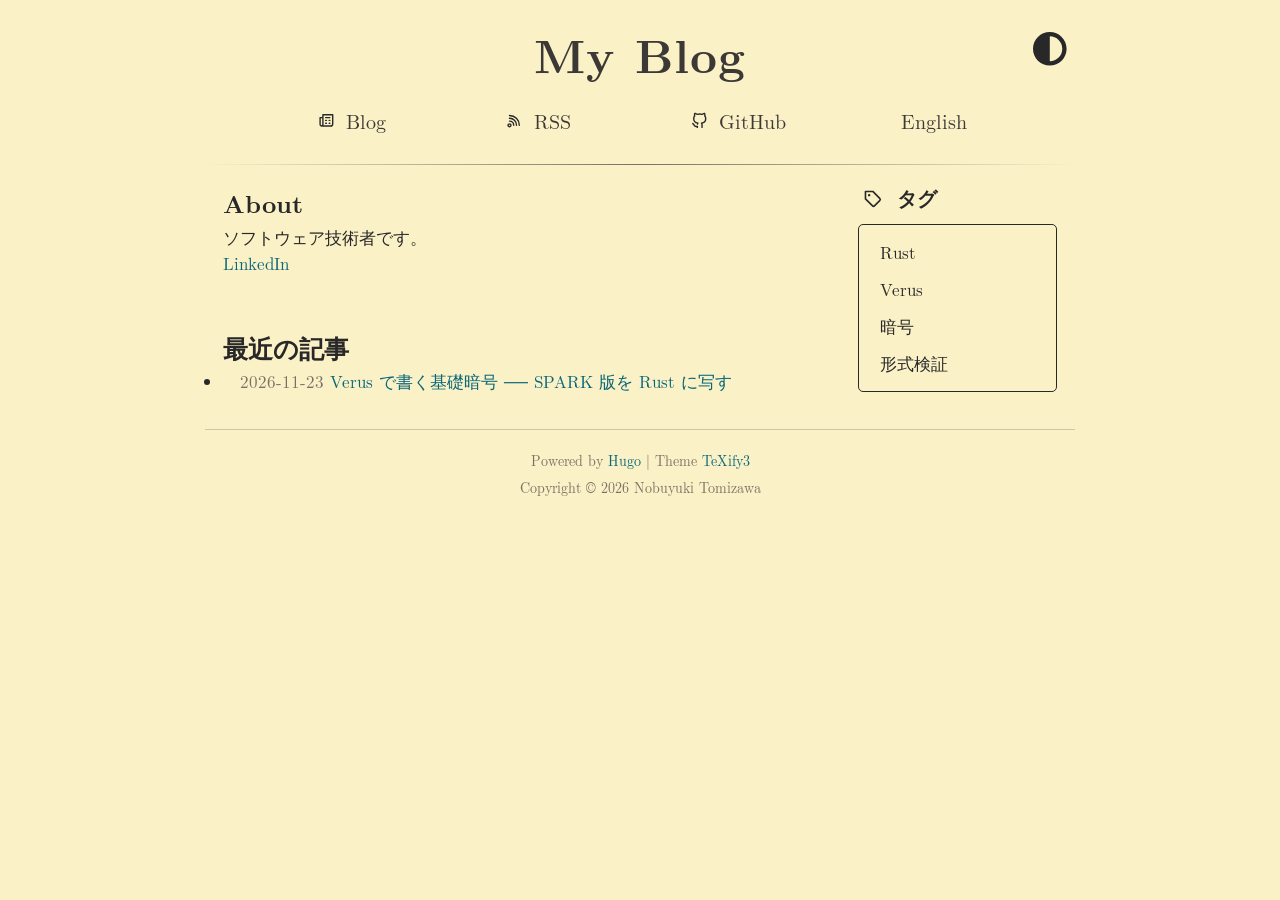
<file: index.html>
<!doctype html><html lang=ja style=font-size:105%><head><meta charset=UTF-8><meta name=viewport content="width=device-width,initial-scale=1"><meta name=author content="Nobuyuki Tomizawa"><meta name=description content="My Blog"><link rel=apple-touch-icon sizes=180x180 href=https://nobuyuki.github.io//images/apple-touch-icon.png><link rel=icon type=image/png sizes=32x32 href=https://nobuyuki.github.io//images/favicon-32x32.png><link rel=icon type=image/png sizes=16x16 href=https://nobuyuki.github.io//images/favicon-16x16.png><meta name=keywords content='hugo latex theme blog texify texify2 texify3 michael neuper'><link rel=stylesheet href=/katex/katex.min.css><script defer defer src=/katex/katex.min.js></script><script defer src=/katex/contrib/auto-render.min.js></script><script>document.addEventListener("DOMContentLoaded",function(){renderMathInElement(document.body,{delimiters:[{left:"$$",right:"$$",display:!0},{left:"$",right:"$",display:!1},{left:"\\(",right:"\\)",display:!1},{left:"\\[",right:"\\]",display:!0}],throwOnError:!1})})</script><meta property="og:url" content="https://nobuyuki.github.io/"><meta property="og:site_name" content="My Blog"><meta property="og:title" content="Home"><meta property="og:description" content="About ソフトウェア技術者です。
LinkedIn"><meta property="og:locale" content="ja"><meta property="og:type" content="website"><link rel=canonical href=https://nobuyuki.github.io/><link rel=alternate type=application/rss+xml href=https://nobuyuki.github.io/index.xml title="My Blog"><meta itemprop=name content="Home"><meta itemprop=description content="About ソフトウェア技術者です。
LinkedIn"><meta itemprop=datePublished content="2026-11-23T00:00:00+00:00"><meta itemprop=dateModified content="2026-11-23T00:00:00+00:00"><meta itemprop=wordCount content="14"><link rel=stylesheet href=/css/common.min.0535ea1bd10c220dd0b433245518579f1f17174fc7bffbece54871b9aae1b88f.css integrity="sha256-BTXqG9EMIg3QtDMkVRhXnx8XF0/Hv/vs5UhxuarhuI8=" crossorigin=anonymous><link rel=stylesheet href=/css/content.min.90154405494b216d851cfbd952d65d98b15bacebe13d65e928e30d78a4457f98.css integrity="sha256-kBVEBUlLIW2FHPvZUtZdmLFbrOvhPWXpKOMNeKRFf5g=" crossorigin=anonymous><title>My Blog</title><meta name=twitter:card content="summary"><meta name=twitter:title content="Home"><meta name=twitter:description content="About ソフトウェア技術者です。
LinkedIn"><link rel=stylesheet href=/css/index.min.dc0c0346fc98536edce3cc002a86acbaed335373bdab8253a2b708c118b60e05.css integrity="sha256-3AwDRvyYU27c48wAKoasuu0zU3O9q4JTorcIwRi2DgU=" crossorigin=anonymous><meta name=generator content="Hugo 0.170.1"></head><body><div id=wrapper><header id=header><h1><a href=https://nobuyuki.github.io/>My Blog</a>
<button id=dark-mode-toggle class=dark-mode-toggle aria-label="Toggle theme">
<svg width="2rem" height="2rem" viewBox="0 0 496 496"><path fill="currentColor" d="M8 256C8 393 119 504 256 504S504 393 504 256 393 8 256 8 8 119 8 256zM256 440V72a184 184 0 010 368z" transform="translate(-8 -8)"/></svg></button></h1><nav><span class=nav-bar-item><span class=icon><svg width="1em" height="1em" viewBox="0 0 24 24"><path d="M17 11H16a1 1 0 000 2h1a1 1 0 000-2zm0 4H16a1 1 0 000 2h1a1 1 0 000-2zM11 9h6a1 1 0 000-2H11a1 1 0 000 2zM21 3H7A1 1 0 006 4V7H3A1 1 0 002 8V18a3 3 0 003 3H18a4 4 0 004-4V4A1 1 0 0021 3zM6 18a1 1 0 01-2 0V9H6zm14-1a2 2 0 01-2 2H7.82A3 3 0 008 18V5H20zm-9-4h1a1 1 0 000-2H11a1 1 0 000 2zm0 4h1a1 1 0 000-2H11a1 1 0 000 2z"/></svg>
</span><a class=link href=/posts/>Blog</a>
</span><span class=nav-bar-item><span class=icon><svg width="1em" height="1em" viewBox="0 0 24 24"><path d="M2.88 16.88a3 3 0 000 4.24 3 3 0 004.24.0 3 3 0 00-4.24-4.24zm2.83 2.83a1 1 0 01-1.42-1.42 1 1 0 011.42.0 1 1 0 010 1.42zM5 12a1 1 0 000 2 5 5 0 015 5 1 1 0 002 0 7 7 0 00-7-7zM5 8a1 1 0 000 2 9 9 0 019 9 1 1 0 002 0 11.08 11.08.0 00-3.22-7.78A11.08 11.08.0 005 8zm10.61.39A15.11 15.11.0 005 4 1 1 0 005 6 13 13 0 0118 19a1 1 0 002 0A15.11 15.11.0 0015.61 8.39z"/></svg>
</span><a class=link href=/index.xml>RSS</a>
</span><span class=nav-bar-item><span class=icon><svg width="1em" height="1em" viewBox="0 0 24 24" data-name="Layer 1"><path d="M10.07031 20.50291a1.00008 1.00008.0 00-1.18115-.9834c-1.30908.24024-2.96191.27637-3.40137-.958a5.70754 5.70754.0 00-1.83691-2.415 1.20073 1.20073.0 01-.1665-.10938 1 1 0 00-.93067-.64551H2.54883a.99965.99965.0 00-1 .99512c-.00391.81543.811 1.33789 1.1416 1.51465a4.4408 4.4408.0 01.92383 1.35937c.36426 1.02344 1.42285 2.57617 4.46582 2.376.001.03516.00195.06836.00244.09863l.00439.26758a1 1 0 002 0l-.00488-.31836C10.07715 21.4951 10.07031 21.22068 10.07031 20.50291zm10.667-15.126c.03174-.125.063-.26367.09034-.41992a6.27792 6.27792.0 00-.40821-3.293 1.002 1.002.0 00-.61572-.58007c-.356-.12012-1.67041-.35645-4.18408 1.25a13.86918 13.86918.0 00-6.354.0C6.76221.751 5.45459.9658 5.10205 1.07908a.99744.99744.0 00-.63135.584 6.3003 6.3003.0 00-.40332 3.35644c.02442.12793.05078.2461.07813.35449A6.26928 6.26928.0 002.89014 9.20311a8.42168 8.42168.0 00.04248.92187c.334 4.60254 3.334 5.98438 5.42431 6.459-.04345.125-.083.25878-.11816.40039a1.00023 1.00023.0 001.94238.47851 1.6784 1.6784.0 01.46778-.87793.99947.99947.0 00-.5459-1.74512c-3.4541-.39453-4.95362-1.80175-5.1792-4.89843a6.61076 6.61076.0 01-.03369-.73828 4.25769 4.25769.0 01.91943-2.71289 3.022 3.022.0 01.1958-.23145.99988.99988.0 00.188-1.02441A3.3876 3.3876.0 016.0381 4.6787 4.09356 4.09356.0 016.1167 3.06346a7.54263 7.54263.0 012.415 1.17968 1.00877 1.00877.0 00.82764.13282 11.77716 11.77716.0 016.17285.001 1.00549 1.00549.0 00.83056-.13769 7.572 7.572.0 012.40528-1.19043 4.03977 4.03977.0 01.0874 1.57812 3.205 3.205.0 01-.16895.60743.9999.9999.0 00.188 1.02441c.07715.08691.1543.18066.22363.26855A4.12186 4.12186.0 0120 9.20311a7.03888 7.03888.0 01-.0376.77734c-.22021 3.05566-1.72558 4.46387-5.1958 4.85937a1 1 0 00-.54541 1.7461 1.63079 1.63079.0 01.46631.9082 3.06079 3.06079.0 01.09229.81934v2.334C14.77 21.2949 14.77 21.78025 14.77 22.00291a1 1 0 102 0c0-.2168.0-.69238.00977-1.33984V18.31346a4.8815 4.8815.0 00-.15479-1.31153 4.25638 4.25638.0 00-.11621-.416 6.51258 6.51258.0 005.44531-6.42383A8.69677 8.69677.0 0022 9.20311 6.13062 6.13062.0 0020.7373 5.37693z"/></svg>
</span><a class=link href=https://github.com/nobuyuki>GitHub</a>
</span><span class=nav-bar-item><a class=link href=/en/ hreflang=en lang=en>English</a></span></nav></header><hr class=head-rule></hr><main class=grid-container><div id=content class=index><h2 id=about>About</h2><p>ソフトウェア技術者です。</p><p><a href=https://www.linkedin.com/in/nobuyukitomizawa/>LinkedIn</a></p><h2>最近の記事</h2><ul class=recent-posts><li><time datetime=2026-11-23>2026-11-23</time> <a href=/posts/foundational-crypto-in-verus/>Verus で書く基礎暗号 ── SPARK 版を Rust に写す</a></li></ul></div><div class=sidebar><p></p><h3 class=taxonomy><span class=icon><svg width="1em" height="1em" viewBox="0 0 24 24" fill="currentColor" class="taxonomy-svg"><path d="M7.5 6A1.5 1.5.0 109 7.5 1.5 1.5.0 007.5 6zm13.62 4.71-8.41-8.42A1 1 0 0012 2H3A1 1 0 002 3v9a1 1 0 00.29.71l8.42 8.41a3 3 0 004.24.0L21.12 15a3 3 0 000-4.24zm-1.41 2.82h0l-6.18 6.17a1 1 0 01-1.41.0L4 11.59V4h7.59l8.12 8.12a1 1 0 01.29.71A1 1 0 0119.71 13.53z"/></svg>
</span><a href=/tags/>タグ</a></h3><ul class="nav-list sidenav"><li><a href=https://nobuyuki.github.io/tags/rust/>Rust</a></li><li><a href=https://nobuyuki.github.io/tags/verus/>Verus</a></li><li><a href=https://nobuyuki.github.io/tags/%E6%9A%97%E5%8F%B7/>暗号</a></li><li><a href=https://nobuyuki.github.io/tags/%E5%BD%A2%E5%BC%8F%E6%A4%9C%E8%A8%BC/>形式検証</a></li></ul></div></main><footer id=footer><div><span>Powered by <a class=link href=https://gohugo.io target=_blank rel=noopener>Hugo</a> |
Theme <a class=link href=https://github.com/michaelneuper/hugo-texify3 target=_blank rel=noopener>TeXify3</a></span></div><div><span>Copyright © 2026 Nobuyuki Tomizawa</span></div></footer></div><script src=https://nobuyuki.github.io/js/script.js defer></script><link media=screen rel=stylesheet href=https://nobuyuki.github.io/css/custom.css></body></html>
</file>
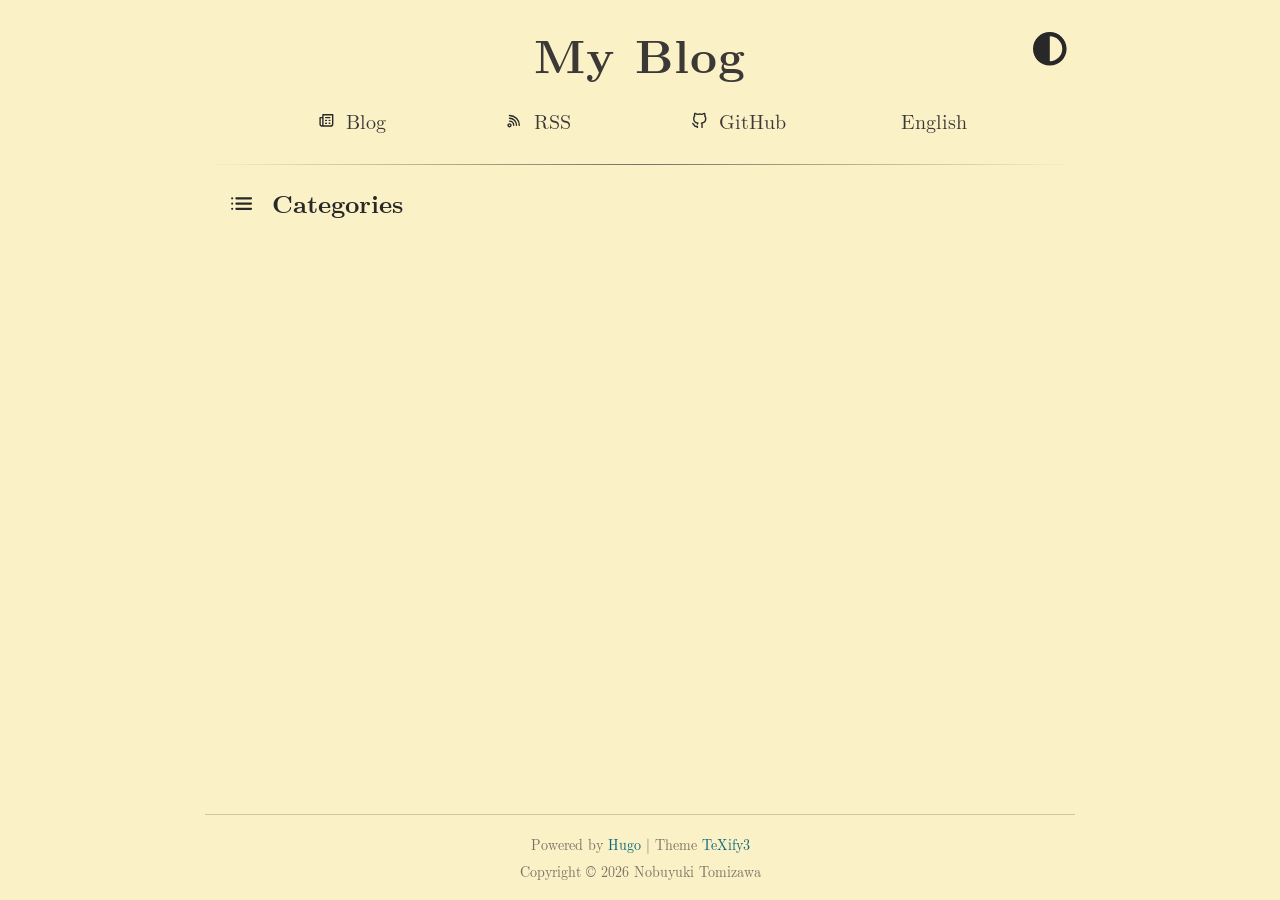
<file: categories/index.html>
<!doctype html><html lang=ja style=font-size:105%><head><meta charset=UTF-8><meta name=viewport content="width=device-width,initial-scale=1"><meta name=author content="Nobuyuki Tomizawa"><meta name=description content="My Blog"><link rel=apple-touch-icon sizes=180x180 href=https://nobuyuki.github.io//images/apple-touch-icon.png><link rel=icon type=image/png sizes=32x32 href=https://nobuyuki.github.io//images/favicon-32x32.png><link rel=icon type=image/png sizes=16x16 href=https://nobuyuki.github.io//images/favicon-16x16.png><meta name=keywords content='hugo latex theme blog texify texify2 texify3 michael neuper'><link rel=stylesheet href=/katex/katex.min.css><script defer defer src=/katex/katex.min.js></script><script defer src=/katex/contrib/auto-render.min.js></script><script>document.addEventListener("DOMContentLoaded",function(){renderMathInElement(document.body,{delimiters:[{left:"$$",right:"$$",display:!0},{left:"$",right:"$",display:!1},{left:"\\(",right:"\\)",display:!1},{left:"\\[",right:"\\]",display:!0}],throwOnError:!1})})</script><meta property="og:url" content="https://nobuyuki.github.io/categories/"><meta property="og:site_name" content="My Blog"><meta property="og:title" content="Categories"><meta property="og:description" content="My Blog"><meta property="og:locale" content="ja"><meta property="og:type" content="website"><link rel=canonical href=https://nobuyuki.github.io/categories/><link rel=alternate type=application/rss+xml href=https://nobuyuki.github.io/categories/index.xml title="My Blog"><meta itemprop=name content="Categories"><meta itemprop=description content="My Blog"><link rel=stylesheet href=/css/common.min.0535ea1bd10c220dd0b433245518579f1f17174fc7bffbece54871b9aae1b88f.css integrity="sha256-BTXqG9EMIg3QtDMkVRhXnx8XF0/Hv/vs5UhxuarhuI8=" crossorigin=anonymous><link rel=stylesheet href=/css/content.min.90154405494b216d851cfbd952d65d98b15bacebe13d65e928e30d78a4457f98.css integrity="sha256-kBVEBUlLIW2FHPvZUtZdmLFbrOvhPWXpKOMNeKRFf5g=" crossorigin=anonymous><title>Categories - My Blog</title><meta name=twitter:card content="summary"><meta name=twitter:title content="Categories"><meta name=twitter:description content="My Blog"></head><body><div id=wrapper><header id=header><h1><a href=https://nobuyuki.github.io/>My Blog</a>
<button id=dark-mode-toggle class=dark-mode-toggle aria-label="Toggle theme">
<svg width="2rem" height="2rem" viewBox="0 0 496 496"><path fill="currentColor" d="M8 256C8 393 119 504 256 504S504 393 504 256 393 8 256 8 8 119 8 256zM256 440V72a184 184 0 010 368z" transform="translate(-8 -8)"/></svg></button></h1><nav><span class=nav-bar-item><span class=icon><svg width="1em" height="1em" viewBox="0 0 24 24"><path d="M17 11H16a1 1 0 000 2h1a1 1 0 000-2zm0 4H16a1 1 0 000 2h1a1 1 0 000-2zM11 9h6a1 1 0 000-2H11a1 1 0 000 2zM21 3H7A1 1 0 006 4V7H3A1 1 0 002 8V18a3 3 0 003 3H18a4 4 0 004-4V4A1 1 0 0021 3zM6 18a1 1 0 01-2 0V9H6zm14-1a2 2 0 01-2 2H7.82A3 3 0 008 18V5H20zm-9-4h1a1 1 0 000-2H11a1 1 0 000 2zm0 4h1a1 1 0 000-2H11a1 1 0 000 2z"/></svg>
</span><a class=link href=/posts/>Blog</a>
</span><span class=nav-bar-item><span class=icon><svg width="1em" height="1em" viewBox="0 0 24 24"><path d="M2.88 16.88a3 3 0 000 4.24 3 3 0 004.24.0 3 3 0 00-4.24-4.24zm2.83 2.83a1 1 0 01-1.42-1.42 1 1 0 011.42.0 1 1 0 010 1.42zM5 12a1 1 0 000 2 5 5 0 015 5 1 1 0 002 0 7 7 0 00-7-7zM5 8a1 1 0 000 2 9 9 0 019 9 1 1 0 002 0 11.08 11.08.0 00-3.22-7.78A11.08 11.08.0 005 8zm10.61.39A15.11 15.11.0 005 4 1 1 0 005 6 13 13 0 0118 19a1 1 0 002 0A15.11 15.11.0 0015.61 8.39z"/></svg>
</span><a class=link href=/index.xml>RSS</a>
</span><span class=nav-bar-item><span class=icon><svg width="1em" height="1em" viewBox="0 0 24 24" data-name="Layer 1"><path d="M10.07031 20.50291a1.00008 1.00008.0 00-1.18115-.9834c-1.30908.24024-2.96191.27637-3.40137-.958a5.70754 5.70754.0 00-1.83691-2.415 1.20073 1.20073.0 01-.1665-.10938 1 1 0 00-.93067-.64551H2.54883a.99965.99965.0 00-1 .99512c-.00391.81543.811 1.33789 1.1416 1.51465a4.4408 4.4408.0 01.92383 1.35937c.36426 1.02344 1.42285 2.57617 4.46582 2.376.001.03516.00195.06836.00244.09863l.00439.26758a1 1 0 002 0l-.00488-.31836C10.07715 21.4951 10.07031 21.22068 10.07031 20.50291zm10.667-15.126c.03174-.125.063-.26367.09034-.41992a6.27792 6.27792.0 00-.40821-3.293 1.002 1.002.0 00-.61572-.58007c-.356-.12012-1.67041-.35645-4.18408 1.25a13.86918 13.86918.0 00-6.354.0C6.76221.751 5.45459.9658 5.10205 1.07908a.99744.99744.0 00-.63135.584 6.3003 6.3003.0 00-.40332 3.35644c.02442.12793.05078.2461.07813.35449A6.26928 6.26928.0 002.89014 9.20311a8.42168 8.42168.0 00.04248.92187c.334 4.60254 3.334 5.98438 5.42431 6.459-.04345.125-.083.25878-.11816.40039a1.00023 1.00023.0 001.94238.47851 1.6784 1.6784.0 01.46778-.87793.99947.99947.0 00-.5459-1.74512c-3.4541-.39453-4.95362-1.80175-5.1792-4.89843a6.61076 6.61076.0 01-.03369-.73828 4.25769 4.25769.0 01.91943-2.71289 3.022 3.022.0 01.1958-.23145.99988.99988.0 00.188-1.02441A3.3876 3.3876.0 016.0381 4.6787 4.09356 4.09356.0 016.1167 3.06346a7.54263 7.54263.0 012.415 1.17968 1.00877 1.00877.0 00.82764.13282 11.77716 11.77716.0 016.17285.001 1.00549 1.00549.0 00.83056-.13769 7.572 7.572.0 012.40528-1.19043 4.03977 4.03977.0 01.0874 1.57812 3.205 3.205.0 01-.16895.60743.9999.9999.0 00.188 1.02441c.07715.08691.1543.18066.22363.26855A4.12186 4.12186.0 0120 9.20311a7.03888 7.03888.0 01-.0376.77734c-.22021 3.05566-1.72558 4.46387-5.1958 4.85937a1 1 0 00-.54541 1.7461 1.63079 1.63079.0 01.46631.9082 3.06079 3.06079.0 01.09229.81934v2.334C14.77 21.2949 14.77 21.78025 14.77 22.00291a1 1 0 102 0c0-.2168.0-.69238.00977-1.33984V18.31346a4.8815 4.8815.0 00-.15479-1.31153 4.25638 4.25638.0 00-.11621-.416 6.51258 6.51258.0 005.44531-6.42383A8.69677 8.69677.0 0022 9.20311 6.13062 6.13062.0 0020.7373 5.37693z"/></svg>
</span><a class=link href=https://github.com/nobuyuki>GitHub</a>
</span><span class=nav-bar-item><a class=link href=/en/categories/ hreflang=en lang=en>English</a></span></nav></header><hr class=head-rule></hr><main id=main><h2><span class=icon><svg width="1em" height="1em" viewBox="0 0 24 24" fill="currentColor" class="taxonomy-svg"><path d="M3.71 16.29a1 1 0 00-.33-.21 1 1 0 00-.76.0 1 1 0 00-.33.21 1 1 0 00-.21.33 1 1 0 00.21 1.09 1.15 1.15.0 00.33.21.94.94.0 00.76.0 1.15 1.15.0 00.33-.21 1 1 0 00.21-1.09A1 1 0 003.71 16.29zM7 8H21a1 1 0 000-2H7A1 1 0 007 8zM3.71 11.29a1 1 0 00-1.09-.21 1.15 1.15.0 00-.33.21 1 1 0 00-.21.33.94.94.0 000 .76 1.15 1.15.0 00.21.33 1.15 1.15.0 00.33.21.94.94.0 00.76.0 1.15 1.15.0 00.33-.21 1.15 1.15.0 00.21-.33.94.94.0 000-.76 1 1 0 00-.21-.33zM21 11H7a1 1 0 000 2H21a1 1 0 000-2zM3.71 6.29a1 1 0 00-.33-.21 1 1 0 00-1.09.21 1.15 1.15.0 00-.21.33.94.94.0 000 .76 1.15 1.15.0 00.21.33 1.15 1.15.0 00.33.21 1 1 0 001.09-.21 1.15 1.15.0 00.21-.33.94.94.0 000-.76 1.15 1.15.0 00-.21-.33zM21 16H7a1 1 0 000 2H21a1 1 0 000-2z"/></svg>
</span>Categories</h2><br style=margin-bottom:10px></br><div class=row></div></main><footer id=footer><div><span>Powered by <a class=link href=https://gohugo.io target=_blank rel=noopener>Hugo</a> |
Theme <a class=link href=https://github.com/michaelneuper/hugo-texify3 target=_blank rel=noopener>TeXify3</a></span></div><div><span>Copyright © 2026 Nobuyuki Tomizawa</span></div></footer></div><script src=https://nobuyuki.github.io/js/script.js defer></script><link media=screen rel=stylesheet href=https://nobuyuki.github.io/css/custom.css></body></html>
</file>
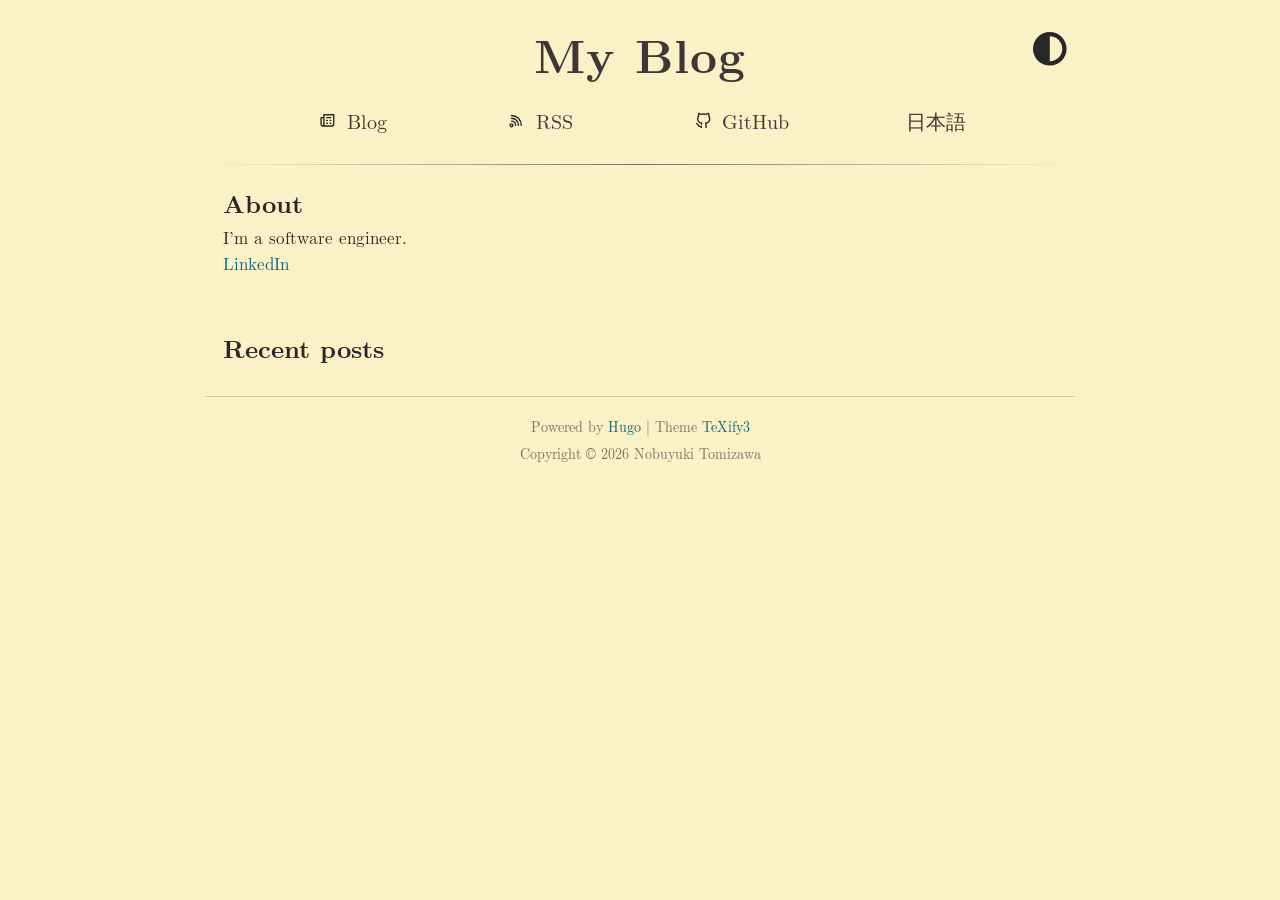
<file: en/index.html>
<!doctype html><html lang=en style=font-size:105%><head><meta charset=UTF-8><meta name=viewport content="width=device-width,initial-scale=1"><meta name=author content="Nobuyuki Tomizawa"><meta name=description content="My Blog"><link rel=apple-touch-icon sizes=180x180 href=https://nobuyuki.github.io//images/apple-touch-icon.png><link rel=icon type=image/png sizes=32x32 href=https://nobuyuki.github.io//images/favicon-32x32.png><link rel=icon type=image/png sizes=16x16 href=https://nobuyuki.github.io//images/favicon-16x16.png><meta name=keywords content='hugo latex theme blog texify texify2 texify3 michael neuper'><link rel=stylesheet href=/katex/katex.min.css><script defer defer src=/katex/katex.min.js></script><script defer src=/katex/contrib/auto-render.min.js></script><script>document.addEventListener("DOMContentLoaded",function(){renderMathInElement(document.body,{delimiters:[{left:"$$",right:"$$",display:!0},{left:"$",right:"$",display:!1},{left:"\\(",right:"\\)",display:!1},{left:"\\[",right:"\\]",display:!0}],throwOnError:!1})})</script><meta property="og:url" content="https://nobuyuki.github.io/en/"><meta property="og:site_name" content="My Blog"><meta property="og:title" content="Home"><meta property="og:description" content="About I’m a software engineer.
LinkedIn"><meta property="og:locale" content="en"><meta property="og:type" content="website"><link rel=canonical href=https://nobuyuki.github.io/en/><link rel=alternate type=application/rss+xml href=https://nobuyuki.github.io/en/index.xml title="My Blog"><meta itemprop=name content="Home"><meta itemprop=description content="About I’m a software engineer.
LinkedIn"><meta itemprop=wordCount content="6"><link rel=stylesheet href=/css/common.min.0535ea1bd10c220dd0b433245518579f1f17174fc7bffbece54871b9aae1b88f.css integrity="sha256-BTXqG9EMIg3QtDMkVRhXnx8XF0/Hv/vs5UhxuarhuI8=" crossorigin=anonymous><link rel=stylesheet href=/css/content.min.90154405494b216d851cfbd952d65d98b15bacebe13d65e928e30d78a4457f98.css integrity="sha256-kBVEBUlLIW2FHPvZUtZdmLFbrOvhPWXpKOMNeKRFf5g=" crossorigin=anonymous><title>My Blog</title><meta name=twitter:card content="summary"><meta name=twitter:title content="Home"><meta name=twitter:description content="About I’m a software engineer.
LinkedIn"><link rel=stylesheet href=/css/index.min.dc0c0346fc98536edce3cc002a86acbaed335373bdab8253a2b708c118b60e05.css integrity="sha256-3AwDRvyYU27c48wAKoasuu0zU3O9q4JTorcIwRi2DgU=" crossorigin=anonymous><meta name=generator content="Hugo 0.170.1"></head><body><div id=wrapper><header id=header><h1><a href=https://nobuyuki.github.io/>My Blog</a>
<button id=dark-mode-toggle class=dark-mode-toggle aria-label="Toggle theme">
<svg width="2rem" height="2rem" viewBox="0 0 496 496"><path fill="currentColor" d="M8 256C8 393 119 504 256 504S504 393 504 256 393 8 256 8 8 119 8 256zM256 440V72a184 184 0 010 368z" transform="translate(-8 -8)"/></svg></button></h1><nav><span class=nav-bar-item><span class=icon><svg width="1em" height="1em" viewBox="0 0 24 24"><path d="M17 11H16a1 1 0 000 2h1a1 1 0 000-2zm0 4H16a1 1 0 000 2h1a1 1 0 000-2zM11 9h6a1 1 0 000-2H11a1 1 0 000 2zM21 3H7A1 1 0 006 4V7H3A1 1 0 002 8V18a3 3 0 003 3H18a4 4 0 004-4V4A1 1 0 0021 3zM6 18a1 1 0 01-2 0V9H6zm14-1a2 2 0 01-2 2H7.82A3 3 0 008 18V5H20zm-9-4h1a1 1 0 000-2H11a1 1 0 000 2zm0 4h1a1 1 0 000-2H11a1 1 0 000 2z"/></svg>
</span><a class=link href=/en/posts/>Blog</a>
</span><span class=nav-bar-item><span class=icon><svg width="1em" height="1em" viewBox="0 0 24 24"><path d="M2.88 16.88a3 3 0 000 4.24 3 3 0 004.24.0 3 3 0 00-4.24-4.24zm2.83 2.83a1 1 0 01-1.42-1.42 1 1 0 011.42.0 1 1 0 010 1.42zM5 12a1 1 0 000 2 5 5 0 015 5 1 1 0 002 0 7 7 0 00-7-7zM5 8a1 1 0 000 2 9 9 0 019 9 1 1 0 002 0 11.08 11.08.0 00-3.22-7.78A11.08 11.08.0 005 8zm10.61.39A15.11 15.11.0 005 4 1 1 0 005 6 13 13 0 0118 19a1 1 0 002 0A15.11 15.11.0 0015.61 8.39z"/></svg>
</span><a class=link href=/en/index.xml>RSS</a>
</span><span class=nav-bar-item><span class=icon><svg width="1em" height="1em" viewBox="0 0 24 24" data-name="Layer 1"><path d="M10.07031 20.50291a1.00008 1.00008.0 00-1.18115-.9834c-1.30908.24024-2.96191.27637-3.40137-.958a5.70754 5.70754.0 00-1.83691-2.415 1.20073 1.20073.0 01-.1665-.10938 1 1 0 00-.93067-.64551H2.54883a.99965.99965.0 00-1 .99512c-.00391.81543.811 1.33789 1.1416 1.51465a4.4408 4.4408.0 01.92383 1.35937c.36426 1.02344 1.42285 2.57617 4.46582 2.376.001.03516.00195.06836.00244.09863l.00439.26758a1 1 0 002 0l-.00488-.31836C10.07715 21.4951 10.07031 21.22068 10.07031 20.50291zm10.667-15.126c.03174-.125.063-.26367.09034-.41992a6.27792 6.27792.0 00-.40821-3.293 1.002 1.002.0 00-.61572-.58007c-.356-.12012-1.67041-.35645-4.18408 1.25a13.86918 13.86918.0 00-6.354.0C6.76221.751 5.45459.9658 5.10205 1.07908a.99744.99744.0 00-.63135.584 6.3003 6.3003.0 00-.40332 3.35644c.02442.12793.05078.2461.07813.35449A6.26928 6.26928.0 002.89014 9.20311a8.42168 8.42168.0 00.04248.92187c.334 4.60254 3.334 5.98438 5.42431 6.459-.04345.125-.083.25878-.11816.40039a1.00023 1.00023.0 001.94238.47851 1.6784 1.6784.0 01.46778-.87793.99947.99947.0 00-.5459-1.74512c-3.4541-.39453-4.95362-1.80175-5.1792-4.89843a6.61076 6.61076.0 01-.03369-.73828 4.25769 4.25769.0 01.91943-2.71289 3.022 3.022.0 01.1958-.23145.99988.99988.0 00.188-1.02441A3.3876 3.3876.0 016.0381 4.6787 4.09356 4.09356.0 016.1167 3.06346a7.54263 7.54263.0 012.415 1.17968 1.00877 1.00877.0 00.82764.13282 11.77716 11.77716.0 016.17285.001 1.00549 1.00549.0 00.83056-.13769 7.572 7.572.0 012.40528-1.19043 4.03977 4.03977.0 01.0874 1.57812 3.205 3.205.0 01-.16895.60743.9999.9999.0 00.188 1.02441c.07715.08691.1543.18066.22363.26855A4.12186 4.12186.0 0120 9.20311a7.03888 7.03888.0 01-.0376.77734c-.22021 3.05566-1.72558 4.46387-5.1958 4.85937a1 1 0 00-.54541 1.7461 1.63079 1.63079.0 01.46631.9082 3.06079 3.06079.0 01.09229.81934v2.334C14.77 21.2949 14.77 21.78025 14.77 22.00291a1 1 0 102 0c0-.2168.0-.69238.00977-1.33984V18.31346a4.8815 4.8815.0 00-.15479-1.31153 4.25638 4.25638.0 00-.11621-.416 6.51258 6.51258.0 005.44531-6.42383A8.69677 8.69677.0 0022 9.20311 6.13062 6.13062.0 0020.7373 5.37693z"/></svg>
</span><a class=link href=https://github.com/nobuyuki>GitHub</a>
</span><span class=nav-bar-item><a class=link href=/ hreflang=ja lang=ja>日本語</a></span></nav></header><hr class=head-rule></hr><main class=grid-container><div id=content class=index><h2 id=about>About</h2><p>I&rsquo;m a software engineer.</p><p><a href=https://www.linkedin.com/in/nobuyukitomizawa/>LinkedIn</a></p><h2>Recent posts</h2><ul class=recent-posts></ul></div><div class=sidebar></div></main><footer id=footer><div><span>Powered by <a class=link href=https://gohugo.io target=_blank rel=noopener>Hugo</a> |
Theme <a class=link href=https://github.com/michaelneuper/hugo-texify3 target=_blank rel=noopener>TeXify3</a></span></div><div><span>Copyright © 2026 Nobuyuki Tomizawa</span></div></footer></div><script src=https://nobuyuki.github.io/js/script.js defer></script><link media=screen rel=stylesheet href=https://nobuyuki.github.io/css/custom.css></body></html>
</file>
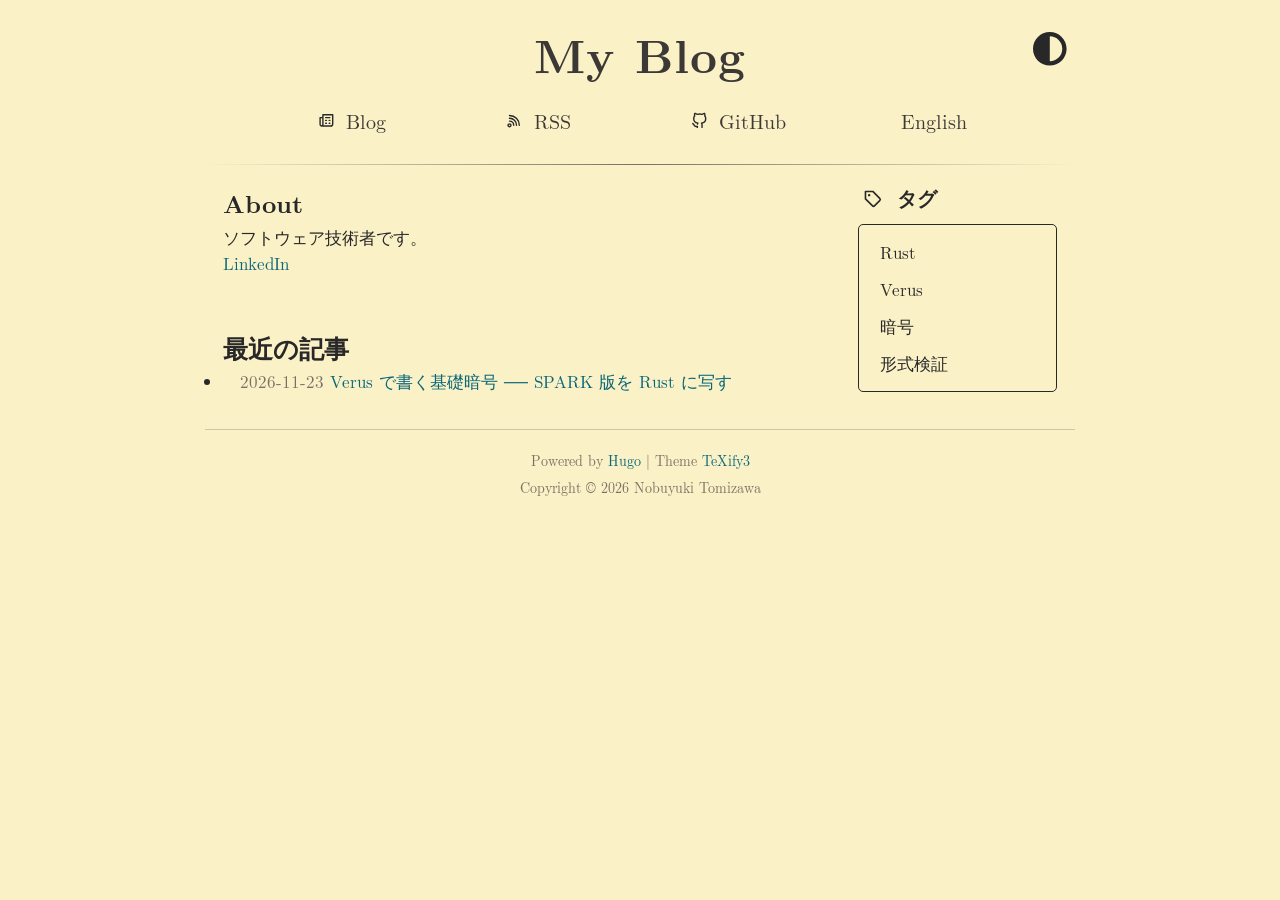
<file: ja/index.html>
<!doctype html><html lang=ja><head><title>https://nobuyuki.github.io/</title><link rel=canonical href=https://nobuyuki.github.io/><meta charset=utf-8><meta http-equiv=refresh content="0; url=https://nobuyuki.github.io/"></head></html>
</file>
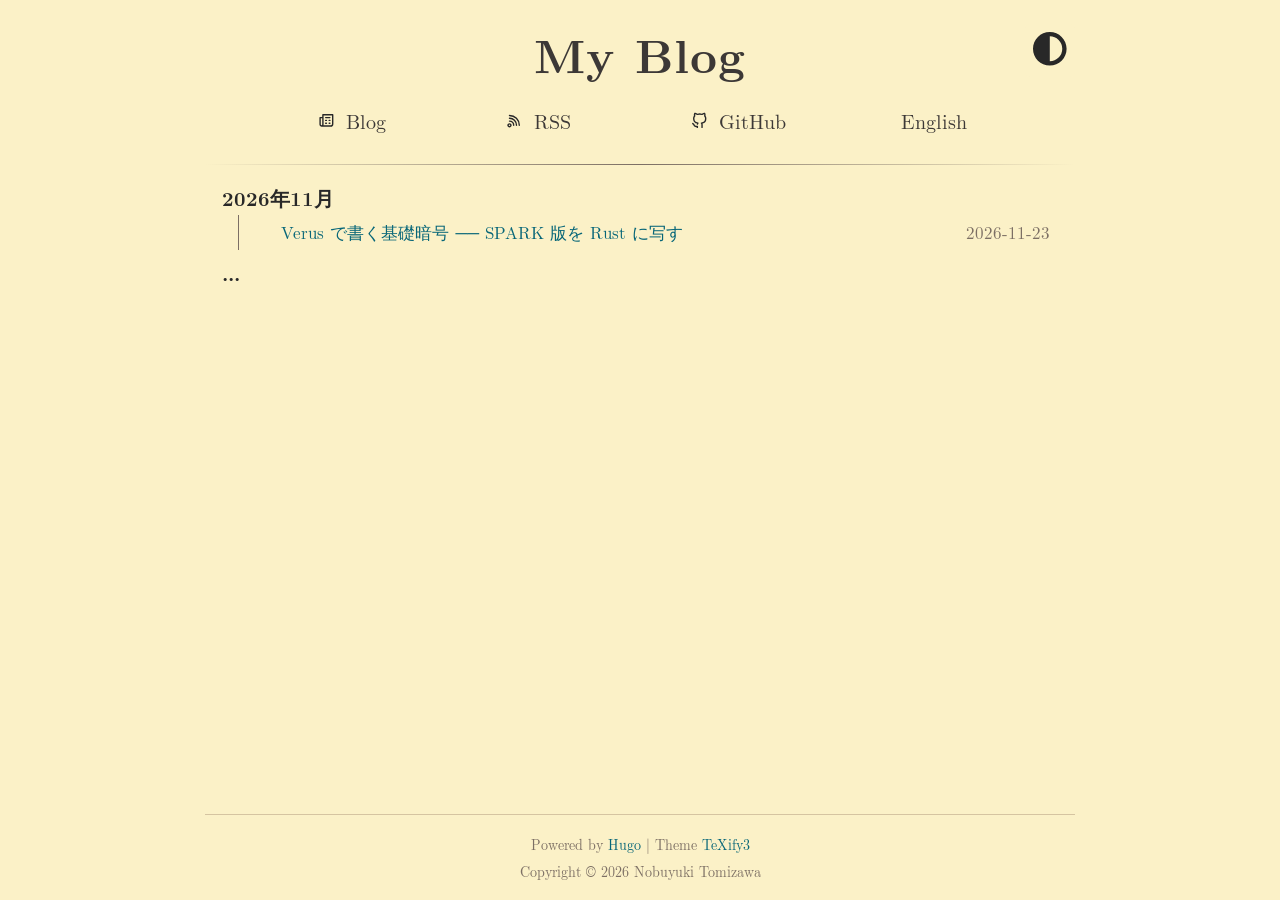
<file: posts/index.html>
<!doctype html><html lang=ja style=font-size:105%><head><meta charset=UTF-8><meta name=viewport content="width=device-width,initial-scale=1"><meta name=author content="Nobuyuki Tomizawa"><meta name=description content="My Blog"><link rel=apple-touch-icon sizes=180x180 href=https://nobuyuki.github.io//images/apple-touch-icon.png><link rel=icon type=image/png sizes=32x32 href=https://nobuyuki.github.io//images/favicon-32x32.png><link rel=icon type=image/png sizes=16x16 href=https://nobuyuki.github.io//images/favicon-16x16.png><meta name=keywords content='hugo latex theme blog texify texify2 texify3 michael neuper'><link rel=stylesheet href=/katex/katex.min.css><script defer defer src=/katex/katex.min.js></script><script defer src=/katex/contrib/auto-render.min.js></script><script>document.addEventListener("DOMContentLoaded",function(){renderMathInElement(document.body,{delimiters:[{left:"$$",right:"$$",display:!0},{left:"$",right:"$",display:!1},{left:"\\(",right:"\\)",display:!1},{left:"\\[",right:"\\]",display:!0}],throwOnError:!1})})</script><meta property="og:url" content="https://nobuyuki.github.io/posts/"><meta property="og:site_name" content="My Blog"><meta property="og:title" content="Posts"><meta property="og:description" content="My Blog"><meta property="og:locale" content="ja"><meta property="og:type" content="website"><link rel=canonical href=https://nobuyuki.github.io/posts/><link rel=alternate type=application/rss+xml href=https://nobuyuki.github.io/posts/index.xml title="My Blog"><meta itemprop=name content="Posts"><meta itemprop=description content="My Blog"><meta itemprop=datePublished content="2026-11-23T00:00:00+00:00"><meta itemprop=dateModified content="2026-11-23T00:00:00+00:00"><link rel=stylesheet href=/css/common.min.0535ea1bd10c220dd0b433245518579f1f17174fc7bffbece54871b9aae1b88f.css integrity="sha256-BTXqG9EMIg3QtDMkVRhXnx8XF0/Hv/vs5UhxuarhuI8=" crossorigin=anonymous><link rel=stylesheet href=/css/content.min.90154405494b216d851cfbd952d65d98b15bacebe13d65e928e30d78a4457f98.css integrity="sha256-kBVEBUlLIW2FHPvZUtZdmLFbrOvhPWXpKOMNeKRFf5g=" crossorigin=anonymous><title>Posts - My Blog</title><meta name=twitter:card content="summary"><meta name=twitter:title content="Posts"><meta name=twitter:description content="My Blog"><link rel=stylesheet href=/css/list.min.4fe2666ede8df111bb84510ced25268bc0528ba415ba5da93fe8ff4bd4e937a9.css integrity="sha256-T+Jmbt6N8RG7hFEM7SUmi8BSi6QVul2pP+j/S9TpN6k=" crossorigin=anonymous></head><body><div id=wrapper><header id=header><h1><a href=https://nobuyuki.github.io/>My Blog</a>
<button id=dark-mode-toggle class=dark-mode-toggle aria-label="Toggle theme">
<svg width="2rem" height="2rem" viewBox="0 0 496 496"><path fill="currentColor" d="M8 256C8 393 119 504 256 504S504 393 504 256 393 8 256 8 8 119 8 256zM256 440V72a184 184 0 010 368z" transform="translate(-8 -8)"/></svg></button></h1><nav><span class=nav-bar-item><span class=icon><svg width="1em" height="1em" viewBox="0 0 24 24"><path d="M17 11H16a1 1 0 000 2h1a1 1 0 000-2zm0 4H16a1 1 0 000 2h1a1 1 0 000-2zM11 9h6a1 1 0 000-2H11a1 1 0 000 2zM21 3H7A1 1 0 006 4V7H3A1 1 0 002 8V18a3 3 0 003 3H18a4 4 0 004-4V4A1 1 0 0021 3zM6 18a1 1 0 01-2 0V9H6zm14-1a2 2 0 01-2 2H7.82A3 3 0 008 18V5H20zm-9-4h1a1 1 0 000-2H11a1 1 0 000 2zm0 4h1a1 1 0 000-2H11a1 1 0 000 2z"/></svg>
</span><a class=link href=/posts/>Blog</a>
</span><span class=nav-bar-item><span class=icon><svg width="1em" height="1em" viewBox="0 0 24 24"><path d="M2.88 16.88a3 3 0 000 4.24 3 3 0 004.24.0 3 3 0 00-4.24-4.24zm2.83 2.83a1 1 0 01-1.42-1.42 1 1 0 011.42.0 1 1 0 010 1.42zM5 12a1 1 0 000 2 5 5 0 015 5 1 1 0 002 0 7 7 0 00-7-7zM5 8a1 1 0 000 2 9 9 0 019 9 1 1 0 002 0 11.08 11.08.0 00-3.22-7.78A11.08 11.08.0 005 8zm10.61.39A15.11 15.11.0 005 4 1 1 0 005 6 13 13 0 0118 19a1 1 0 002 0A15.11 15.11.0 0015.61 8.39z"/></svg>
</span><a class=link href=/index.xml>RSS</a>
</span><span class=nav-bar-item><span class=icon><svg width="1em" height="1em" viewBox="0 0 24 24" data-name="Layer 1"><path d="M10.07031 20.50291a1.00008 1.00008.0 00-1.18115-.9834c-1.30908.24024-2.96191.27637-3.40137-.958a5.70754 5.70754.0 00-1.83691-2.415 1.20073 1.20073.0 01-.1665-.10938 1 1 0 00-.93067-.64551H2.54883a.99965.99965.0 00-1 .99512c-.00391.81543.811 1.33789 1.1416 1.51465a4.4408 4.4408.0 01.92383 1.35937c.36426 1.02344 1.42285 2.57617 4.46582 2.376.001.03516.00195.06836.00244.09863l.00439.26758a1 1 0 002 0l-.00488-.31836C10.07715 21.4951 10.07031 21.22068 10.07031 20.50291zm10.667-15.126c.03174-.125.063-.26367.09034-.41992a6.27792 6.27792.0 00-.40821-3.293 1.002 1.002.0 00-.61572-.58007c-.356-.12012-1.67041-.35645-4.18408 1.25a13.86918 13.86918.0 00-6.354.0C6.76221.751 5.45459.9658 5.10205 1.07908a.99744.99744.0 00-.63135.584 6.3003 6.3003.0 00-.40332 3.35644c.02442.12793.05078.2461.07813.35449A6.26928 6.26928.0 002.89014 9.20311a8.42168 8.42168.0 00.04248.92187c.334 4.60254 3.334 5.98438 5.42431 6.459-.04345.125-.083.25878-.11816.40039a1.00023 1.00023.0 001.94238.47851 1.6784 1.6784.0 01.46778-.87793.99947.99947.0 00-.5459-1.74512c-3.4541-.39453-4.95362-1.80175-5.1792-4.89843a6.61076 6.61076.0 01-.03369-.73828 4.25769 4.25769.0 01.91943-2.71289 3.022 3.022.0 01.1958-.23145.99988.99988.0 00.188-1.02441A3.3876 3.3876.0 016.0381 4.6787 4.09356 4.09356.0 016.1167 3.06346a7.54263 7.54263.0 012.415 1.17968 1.00877 1.00877.0 00.82764.13282 11.77716 11.77716.0 016.17285.001 1.00549 1.00549.0 00.83056-.13769 7.572 7.572.0 012.40528-1.19043 4.03977 4.03977.0 01.0874 1.57812 3.205 3.205.0 01-.16895.60743.9999.9999.0 00.188 1.02441c.07715.08691.1543.18066.22363.26855A4.12186 4.12186.0 0120 9.20311a7.03888 7.03888.0 01-.0376.77734c-.22021 3.05566-1.72558 4.46387-5.1958 4.85937a1 1 0 00-.54541 1.7461 1.63079 1.63079.0 01.46631.9082 3.06079 3.06079.0 01.09229.81934v2.334C14.77 21.2949 14.77 21.78025 14.77 22.00291a1 1 0 102 0c0-.2168.0-.69238.00977-1.33984V18.31346a4.8815 4.8815.0 00-.15479-1.31153 4.25638 4.25638.0 00-.11621-.416 6.51258 6.51258.0 005.44531-6.42383A8.69677 8.69677.0 0022 9.20311 6.13062 6.13062.0 0020.7373 5.37693z"/></svg>
</span><a class=link href=https://github.com/nobuyuki>GitHub</a>
</span><span class=nav-bar-item><a class=link href=/en/posts/ hreflang=en lang=en>English</a></span></nav></header><hr class=head-rule></hr><main id=main class=archive><div class=post-group><h3>2026年11月</h3><ul><li><a class=post-link href=/posts/foundational-crypto-in-verus/><span>Verus で書く基礎暗号 ── SPARK 版を Rust に写す</span>
<time>2026-11-23</time></a></li></ul></div><div class=post-group><h3>...</h3></div></main><footer id=footer><div><span>Powered by <a class=link href=https://gohugo.io target=_blank rel=noopener>Hugo</a> |
Theme <a class=link href=https://github.com/michaelneuper/hugo-texify3 target=_blank rel=noopener>TeXify3</a></span></div><div><span>Copyright © 2026 Nobuyuki Tomizawa</span></div></footer></div><script src=https://nobuyuki.github.io/js/script.js defer></script><link media=screen rel=stylesheet href=https://nobuyuki.github.io/css/custom.css></body></html>
</file>
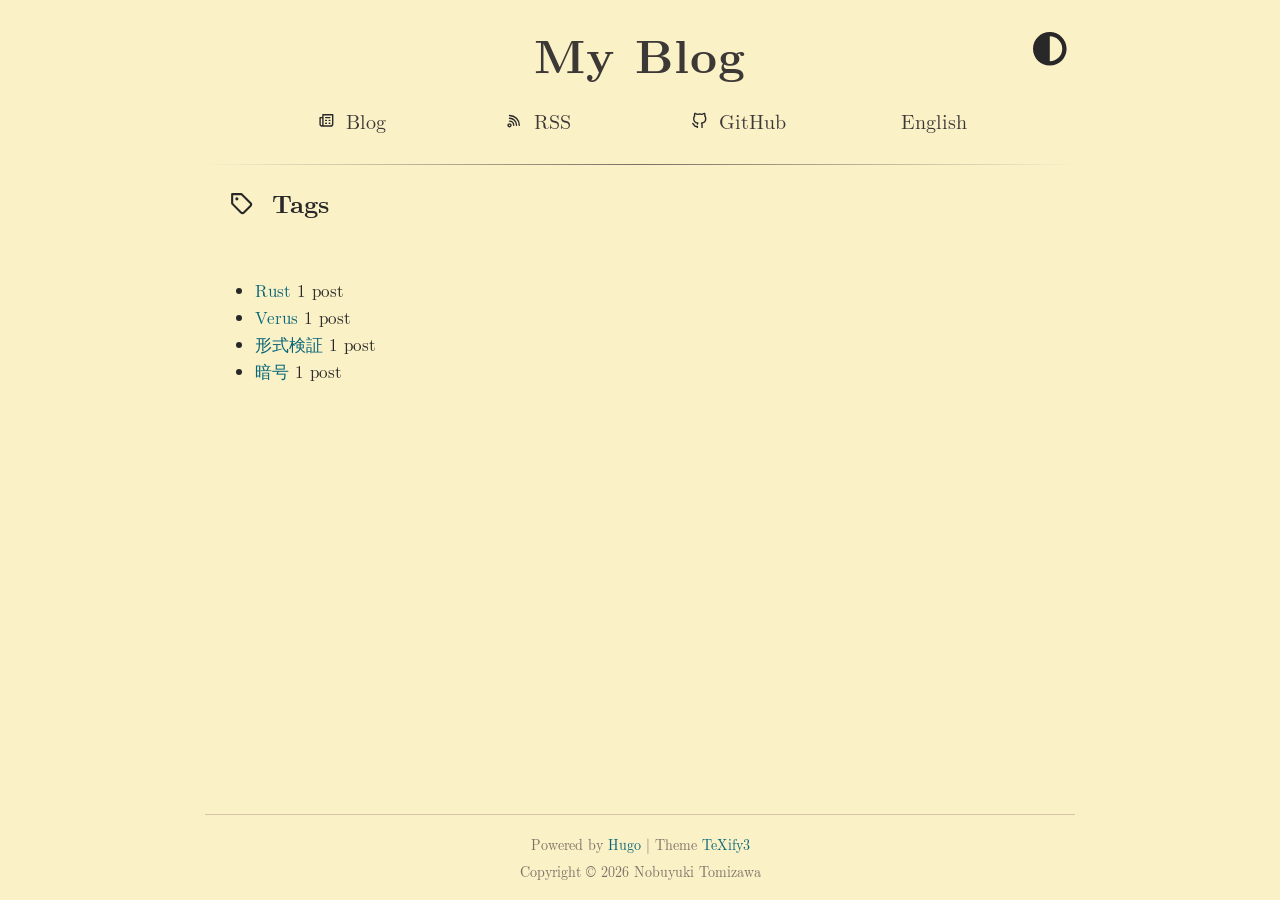
<file: tags/index.html>
<!doctype html><html lang=ja style=font-size:105%><head><meta charset=UTF-8><meta name=viewport content="width=device-width,initial-scale=1"><meta name=author content="Nobuyuki Tomizawa"><meta name=description content="My Blog"><link rel=apple-touch-icon sizes=180x180 href=https://nobuyuki.github.io//images/apple-touch-icon.png><link rel=icon type=image/png sizes=32x32 href=https://nobuyuki.github.io//images/favicon-32x32.png><link rel=icon type=image/png sizes=16x16 href=https://nobuyuki.github.io//images/favicon-16x16.png><meta name=keywords content='hugo latex theme blog texify texify2 texify3 michael neuper'><link rel=stylesheet href=/katex/katex.min.css><script defer defer src=/katex/katex.min.js></script><script defer src=/katex/contrib/auto-render.min.js></script><script>document.addEventListener("DOMContentLoaded",function(){renderMathInElement(document.body,{delimiters:[{left:"$$",right:"$$",display:!0},{left:"$",right:"$",display:!1},{left:"\\(",right:"\\)",display:!1},{left:"\\[",right:"\\]",display:!0}],throwOnError:!1})})</script><meta property="og:url" content="https://nobuyuki.github.io/tags/"><meta property="og:site_name" content="My Blog"><meta property="og:title" content="Tags"><meta property="og:description" content="My Blog"><meta property="og:locale" content="ja"><meta property="og:type" content="website"><link rel=canonical href=https://nobuyuki.github.io/tags/><link rel=alternate type=application/rss+xml href=https://nobuyuki.github.io/tags/index.xml title="My Blog"><meta itemprop=name content="Tags"><meta itemprop=description content="My Blog"><meta itemprop=datePublished content="2026-11-23T00:00:00+00:00"><meta itemprop=dateModified content="2026-11-23T00:00:00+00:00"><link rel=stylesheet href=/css/common.min.0535ea1bd10c220dd0b433245518579f1f17174fc7bffbece54871b9aae1b88f.css integrity="sha256-BTXqG9EMIg3QtDMkVRhXnx8XF0/Hv/vs5UhxuarhuI8=" crossorigin=anonymous><link rel=stylesheet href=/css/content.min.90154405494b216d851cfbd952d65d98b15bacebe13d65e928e30d78a4457f98.css integrity="sha256-kBVEBUlLIW2FHPvZUtZdmLFbrOvhPWXpKOMNeKRFf5g=" crossorigin=anonymous><title>Tags - My Blog</title><meta name=twitter:card content="summary"><meta name=twitter:title content="Tags"><meta name=twitter:description content="My Blog"></head><body><div id=wrapper><header id=header><h1><a href=https://nobuyuki.github.io/>My Blog</a>
<button id=dark-mode-toggle class=dark-mode-toggle aria-label="Toggle theme">
<svg width="2rem" height="2rem" viewBox="0 0 496 496"><path fill="currentColor" d="M8 256C8 393 119 504 256 504S504 393 504 256 393 8 256 8 8 119 8 256zM256 440V72a184 184 0 010 368z" transform="translate(-8 -8)"/></svg></button></h1><nav><span class=nav-bar-item><span class=icon><svg width="1em" height="1em" viewBox="0 0 24 24"><path d="M17 11H16a1 1 0 000 2h1a1 1 0 000-2zm0 4H16a1 1 0 000 2h1a1 1 0 000-2zM11 9h6a1 1 0 000-2H11a1 1 0 000 2zM21 3H7A1 1 0 006 4V7H3A1 1 0 002 8V18a3 3 0 003 3H18a4 4 0 004-4V4A1 1 0 0021 3zM6 18a1 1 0 01-2 0V9H6zm14-1a2 2 0 01-2 2H7.82A3 3 0 008 18V5H20zm-9-4h1a1 1 0 000-2H11a1 1 0 000 2zm0 4h1a1 1 0 000-2H11a1 1 0 000 2z"/></svg>
</span><a class=link href=/posts/>Blog</a>
</span><span class=nav-bar-item><span class=icon><svg width="1em" height="1em" viewBox="0 0 24 24"><path d="M2.88 16.88a3 3 0 000 4.24 3 3 0 004.24.0 3 3 0 00-4.24-4.24zm2.83 2.83a1 1 0 01-1.42-1.42 1 1 0 011.42.0 1 1 0 010 1.42zM5 12a1 1 0 000 2 5 5 0 015 5 1 1 0 002 0 7 7 0 00-7-7zM5 8a1 1 0 000 2 9 9 0 019 9 1 1 0 002 0 11.08 11.08.0 00-3.22-7.78A11.08 11.08.0 005 8zm10.61.39A15.11 15.11.0 005 4 1 1 0 005 6 13 13 0 0118 19a1 1 0 002 0A15.11 15.11.0 0015.61 8.39z"/></svg>
</span><a class=link href=/index.xml>RSS</a>
</span><span class=nav-bar-item><span class=icon><svg width="1em" height="1em" viewBox="0 0 24 24" data-name="Layer 1"><path d="M10.07031 20.50291a1.00008 1.00008.0 00-1.18115-.9834c-1.30908.24024-2.96191.27637-3.40137-.958a5.70754 5.70754.0 00-1.83691-2.415 1.20073 1.20073.0 01-.1665-.10938 1 1 0 00-.93067-.64551H2.54883a.99965.99965.0 00-1 .99512c-.00391.81543.811 1.33789 1.1416 1.51465a4.4408 4.4408.0 01.92383 1.35937c.36426 1.02344 1.42285 2.57617 4.46582 2.376.001.03516.00195.06836.00244.09863l.00439.26758a1 1 0 002 0l-.00488-.31836C10.07715 21.4951 10.07031 21.22068 10.07031 20.50291zm10.667-15.126c.03174-.125.063-.26367.09034-.41992a6.27792 6.27792.0 00-.40821-3.293 1.002 1.002.0 00-.61572-.58007c-.356-.12012-1.67041-.35645-4.18408 1.25a13.86918 13.86918.0 00-6.354.0C6.76221.751 5.45459.9658 5.10205 1.07908a.99744.99744.0 00-.63135.584 6.3003 6.3003.0 00-.40332 3.35644c.02442.12793.05078.2461.07813.35449A6.26928 6.26928.0 002.89014 9.20311a8.42168 8.42168.0 00.04248.92187c.334 4.60254 3.334 5.98438 5.42431 6.459-.04345.125-.083.25878-.11816.40039a1.00023 1.00023.0 001.94238.47851 1.6784 1.6784.0 01.46778-.87793.99947.99947.0 00-.5459-1.74512c-3.4541-.39453-4.95362-1.80175-5.1792-4.89843a6.61076 6.61076.0 01-.03369-.73828 4.25769 4.25769.0 01.91943-2.71289 3.022 3.022.0 01.1958-.23145.99988.99988.0 00.188-1.02441A3.3876 3.3876.0 016.0381 4.6787 4.09356 4.09356.0 016.1167 3.06346a7.54263 7.54263.0 012.415 1.17968 1.00877 1.00877.0 00.82764.13282 11.77716 11.77716.0 016.17285.001 1.00549 1.00549.0 00.83056-.13769 7.572 7.572.0 012.40528-1.19043 4.03977 4.03977.0 01.0874 1.57812 3.205 3.205.0 01-.16895.60743.9999.9999.0 00.188 1.02441c.07715.08691.1543.18066.22363.26855A4.12186 4.12186.0 0120 9.20311a7.03888 7.03888.0 01-.0376.77734c-.22021 3.05566-1.72558 4.46387-5.1958 4.85937a1 1 0 00-.54541 1.7461 1.63079 1.63079.0 01.46631.9082 3.06079 3.06079.0 01.09229.81934v2.334C14.77 21.2949 14.77 21.78025 14.77 22.00291a1 1 0 102 0c0-.2168.0-.69238.00977-1.33984V18.31346a4.8815 4.8815.0 00-.15479-1.31153 4.25638 4.25638.0 00-.11621-.416 6.51258 6.51258.0 005.44531-6.42383A8.69677 8.69677.0 0022 9.20311 6.13062 6.13062.0 0020.7373 5.37693z"/></svg>
</span><a class=link href=https://github.com/nobuyuki>GitHub</a>
</span><span class=nav-bar-item><a class=link href=/en/tags/ hreflang=en lang=en>English</a></span></nav></header><hr class=head-rule></hr><main id=main><h2><span class=icon><svg width="1em" height="1em" viewBox="0 0 24 24" fill="currentColor" class="taxonomy-svg"><path d="M7.5 6A1.5 1.5.0 109 7.5 1.5 1.5.0 007.5 6zm13.62 4.71-8.41-8.42A1 1 0 0012 2H3A1 1 0 002 3v9a1 1 0 00.29.71l8.42 8.41a3 3 0 004.24.0L21.12 15a3 3 0 000-4.24zm-1.41 2.82h0l-6.18 6.17a1 1 0 01-1.41.0L4 11.59V4h7.59l8.12 8.12a1 1 0 01.29.71A1 1 0 0119.71 13.53z"/></svg>
</span>Tags</h2><br style=margin-bottom:10px></br><div class=row><ul><li><a class="title is-5 is-size-6-mobile" href=https://nobuyuki.github.io/tags/rust/>Rust</a>
1 post</li></ul><ul><li><a class="title is-5 is-size-6-mobile" href=https://nobuyuki.github.io/tags/verus/>Verus</a>
1 post</li></ul><ul><li><a class="title is-5 is-size-6-mobile" href=https://nobuyuki.github.io/tags/%E5%BD%A2%E5%BC%8F%E6%A4%9C%E8%A8%BC/>形式検証</a>
1 post</li></ul><ul><li><a class="title is-5 is-size-6-mobile" href=https://nobuyuki.github.io/tags/%E6%9A%97%E5%8F%B7/>暗号</a>
1 post</li></ul></div></main><footer id=footer><div><span>Powered by <a class=link href=https://gohugo.io target=_blank rel=noopener>Hugo</a> |
Theme <a class=link href=https://github.com/michaelneuper/hugo-texify3 target=_blank rel=noopener>TeXify3</a></span></div><div><span>Copyright © 2026 Nobuyuki Tomizawa</span></div></footer></div><script src=https://nobuyuki.github.io/js/script.js defer></script><link media=screen rel=stylesheet href=https://nobuyuki.github.io/css/custom.css></body></html>
</file>
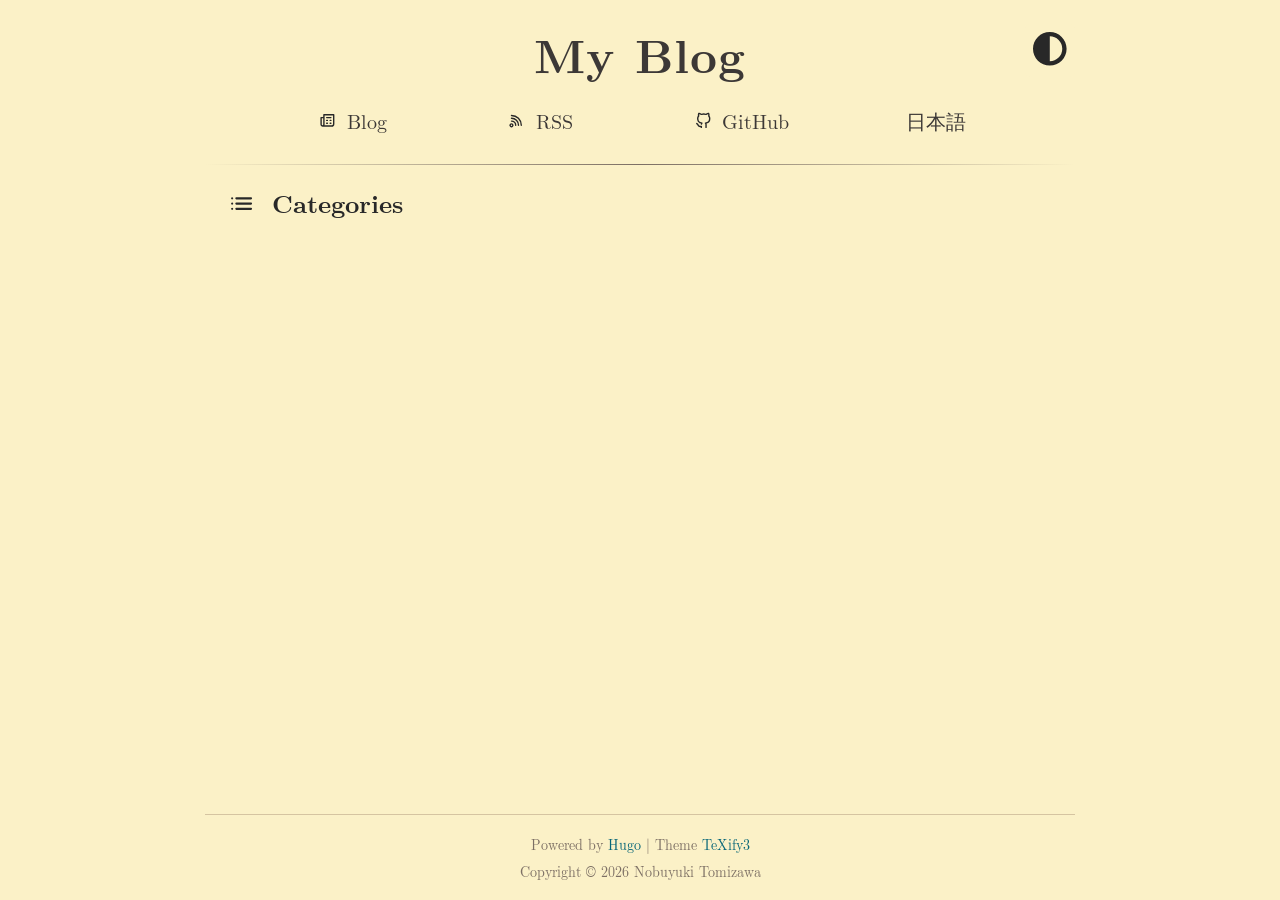
<file: en/categories/index.html>
<!doctype html><html lang=en style=font-size:105%><head><meta charset=UTF-8><meta name=viewport content="width=device-width,initial-scale=1"><meta name=author content="Nobuyuki Tomizawa"><meta name=description content="My Blog"><link rel=apple-touch-icon sizes=180x180 href=https://nobuyuki.github.io//images/apple-touch-icon.png><link rel=icon type=image/png sizes=32x32 href=https://nobuyuki.github.io//images/favicon-32x32.png><link rel=icon type=image/png sizes=16x16 href=https://nobuyuki.github.io//images/favicon-16x16.png><meta name=keywords content='hugo latex theme blog texify texify2 texify3 michael neuper'><link rel=stylesheet href=/katex/katex.min.css><script defer defer src=/katex/katex.min.js></script><script defer src=/katex/contrib/auto-render.min.js></script><script>document.addEventListener("DOMContentLoaded",function(){renderMathInElement(document.body,{delimiters:[{left:"$$",right:"$$",display:!0},{left:"$",right:"$",display:!1},{left:"\\(",right:"\\)",display:!1},{left:"\\[",right:"\\]",display:!0}],throwOnError:!1})})</script><meta property="og:url" content="https://nobuyuki.github.io/en/categories/"><meta property="og:site_name" content="My Blog"><meta property="og:title" content="Categories"><meta property="og:description" content="My Blog"><meta property="og:locale" content="en"><meta property="og:type" content="website"><link rel=canonical href=https://nobuyuki.github.io/en/categories/><link rel=alternate type=application/rss+xml href=https://nobuyuki.github.io/en/categories/index.xml title="My Blog"><meta itemprop=name content="Categories"><meta itemprop=description content="My Blog"><link rel=stylesheet href=/css/common.min.0535ea1bd10c220dd0b433245518579f1f17174fc7bffbece54871b9aae1b88f.css integrity="sha256-BTXqG9EMIg3QtDMkVRhXnx8XF0/Hv/vs5UhxuarhuI8=" crossorigin=anonymous><link rel=stylesheet href=/css/content.min.90154405494b216d851cfbd952d65d98b15bacebe13d65e928e30d78a4457f98.css integrity="sha256-kBVEBUlLIW2FHPvZUtZdmLFbrOvhPWXpKOMNeKRFf5g=" crossorigin=anonymous><title>Categories - My Blog</title><meta name=twitter:card content="summary"><meta name=twitter:title content="Categories"><meta name=twitter:description content="My Blog"></head><body><div id=wrapper><header id=header><h1><a href=https://nobuyuki.github.io/>My Blog</a>
<button id=dark-mode-toggle class=dark-mode-toggle aria-label="Toggle theme">
<svg width="2rem" height="2rem" viewBox="0 0 496 496"><path fill="currentColor" d="M8 256C8 393 119 504 256 504S504 393 504 256 393 8 256 8 8 119 8 256zM256 440V72a184 184 0 010 368z" transform="translate(-8 -8)"/></svg></button></h1><nav><span class=nav-bar-item><span class=icon><svg width="1em" height="1em" viewBox="0 0 24 24"><path d="M17 11H16a1 1 0 000 2h1a1 1 0 000-2zm0 4H16a1 1 0 000 2h1a1 1 0 000-2zM11 9h6a1 1 0 000-2H11a1 1 0 000 2zM21 3H7A1 1 0 006 4V7H3A1 1 0 002 8V18a3 3 0 003 3H18a4 4 0 004-4V4A1 1 0 0021 3zM6 18a1 1 0 01-2 0V9H6zm14-1a2 2 0 01-2 2H7.82A3 3 0 008 18V5H20zm-9-4h1a1 1 0 000-2H11a1 1 0 000 2zm0 4h1a1 1 0 000-2H11a1 1 0 000 2z"/></svg>
</span><a class=link href=/en/posts/>Blog</a>
</span><span class=nav-bar-item><span class=icon><svg width="1em" height="1em" viewBox="0 0 24 24"><path d="M2.88 16.88a3 3 0 000 4.24 3 3 0 004.24.0 3 3 0 00-4.24-4.24zm2.83 2.83a1 1 0 01-1.42-1.42 1 1 0 011.42.0 1 1 0 010 1.42zM5 12a1 1 0 000 2 5 5 0 015 5 1 1 0 002 0 7 7 0 00-7-7zM5 8a1 1 0 000 2 9 9 0 019 9 1 1 0 002 0 11.08 11.08.0 00-3.22-7.78A11.08 11.08.0 005 8zm10.61.39A15.11 15.11.0 005 4 1 1 0 005 6 13 13 0 0118 19a1 1 0 002 0A15.11 15.11.0 0015.61 8.39z"/></svg>
</span><a class=link href=/en/index.xml>RSS</a>
</span><span class=nav-bar-item><span class=icon><svg width="1em" height="1em" viewBox="0 0 24 24" data-name="Layer 1"><path d="M10.07031 20.50291a1.00008 1.00008.0 00-1.18115-.9834c-1.30908.24024-2.96191.27637-3.40137-.958a5.70754 5.70754.0 00-1.83691-2.415 1.20073 1.20073.0 01-.1665-.10938 1 1 0 00-.93067-.64551H2.54883a.99965.99965.0 00-1 .99512c-.00391.81543.811 1.33789 1.1416 1.51465a4.4408 4.4408.0 01.92383 1.35937c.36426 1.02344 1.42285 2.57617 4.46582 2.376.001.03516.00195.06836.00244.09863l.00439.26758a1 1 0 002 0l-.00488-.31836C10.07715 21.4951 10.07031 21.22068 10.07031 20.50291zm10.667-15.126c.03174-.125.063-.26367.09034-.41992a6.27792 6.27792.0 00-.40821-3.293 1.002 1.002.0 00-.61572-.58007c-.356-.12012-1.67041-.35645-4.18408 1.25a13.86918 13.86918.0 00-6.354.0C6.76221.751 5.45459.9658 5.10205 1.07908a.99744.99744.0 00-.63135.584 6.3003 6.3003.0 00-.40332 3.35644c.02442.12793.05078.2461.07813.35449A6.26928 6.26928.0 002.89014 9.20311a8.42168 8.42168.0 00.04248.92187c.334 4.60254 3.334 5.98438 5.42431 6.459-.04345.125-.083.25878-.11816.40039a1.00023 1.00023.0 001.94238.47851 1.6784 1.6784.0 01.46778-.87793.99947.99947.0 00-.5459-1.74512c-3.4541-.39453-4.95362-1.80175-5.1792-4.89843a6.61076 6.61076.0 01-.03369-.73828 4.25769 4.25769.0 01.91943-2.71289 3.022 3.022.0 01.1958-.23145.99988.99988.0 00.188-1.02441A3.3876 3.3876.0 016.0381 4.6787 4.09356 4.09356.0 016.1167 3.06346a7.54263 7.54263.0 012.415 1.17968 1.00877 1.00877.0 00.82764.13282 11.77716 11.77716.0 016.17285.001 1.00549 1.00549.0 00.83056-.13769 7.572 7.572.0 012.40528-1.19043 4.03977 4.03977.0 01.0874 1.57812 3.205 3.205.0 01-.16895.60743.9999.9999.0 00.188 1.02441c.07715.08691.1543.18066.22363.26855A4.12186 4.12186.0 0120 9.20311a7.03888 7.03888.0 01-.0376.77734c-.22021 3.05566-1.72558 4.46387-5.1958 4.85937a1 1 0 00-.54541 1.7461 1.63079 1.63079.0 01.46631.9082 3.06079 3.06079.0 01.09229.81934v2.334C14.77 21.2949 14.77 21.78025 14.77 22.00291a1 1 0 102 0c0-.2168.0-.69238.00977-1.33984V18.31346a4.8815 4.8815.0 00-.15479-1.31153 4.25638 4.25638.0 00-.11621-.416 6.51258 6.51258.0 005.44531-6.42383A8.69677 8.69677.0 0022 9.20311 6.13062 6.13062.0 0020.7373 5.37693z"/></svg>
</span><a class=link href=https://github.com/nobuyuki>GitHub</a>
</span><span class=nav-bar-item><a class=link href=/categories/ hreflang=ja lang=ja>日本語</a></span></nav></header><hr class=head-rule></hr><main id=main><h2><span class=icon><svg width="1em" height="1em" viewBox="0 0 24 24" fill="currentColor" class="taxonomy-svg"><path d="M3.71 16.29a1 1 0 00-.33-.21 1 1 0 00-.76.0 1 1 0 00-.33.21 1 1 0 00-.21.33 1 1 0 00.21 1.09 1.15 1.15.0 00.33.21.94.94.0 00.76.0 1.15 1.15.0 00.33-.21 1 1 0 00.21-1.09A1 1 0 003.71 16.29zM7 8H21a1 1 0 000-2H7A1 1 0 007 8zM3.71 11.29a1 1 0 00-1.09-.21 1.15 1.15.0 00-.33.21 1 1 0 00-.21.33.94.94.0 000 .76 1.15 1.15.0 00.21.33 1.15 1.15.0 00.33.21.94.94.0 00.76.0 1.15 1.15.0 00.33-.21 1.15 1.15.0 00.21-.33.94.94.0 000-.76 1 1 0 00-.21-.33zM21 11H7a1 1 0 000 2H21a1 1 0 000-2zM3.71 6.29a1 1 0 00-.33-.21 1 1 0 00-1.09.21 1.15 1.15.0 00-.21.33.94.94.0 000 .76 1.15 1.15.0 00.21.33 1.15 1.15.0 00.33.21 1 1 0 001.09-.21 1.15 1.15.0 00.21-.33.94.94.0 000-.76 1.15 1.15.0 00-.21-.33zM21 16H7a1 1 0 000 2H21a1 1 0 000-2z"/></svg>
</span>Categories</h2><br style=margin-bottom:10px></br><div class=row></div></main><footer id=footer><div><span>Powered by <a class=link href=https://gohugo.io target=_blank rel=noopener>Hugo</a> |
Theme <a class=link href=https://github.com/michaelneuper/hugo-texify3 target=_blank rel=noopener>TeXify3</a></span></div><div><span>Copyright © 2026 Nobuyuki Tomizawa</span></div></footer></div><script src=https://nobuyuki.github.io/js/script.js defer></script><link media=screen rel=stylesheet href=https://nobuyuki.github.io/css/custom.css></body></html>
</file>
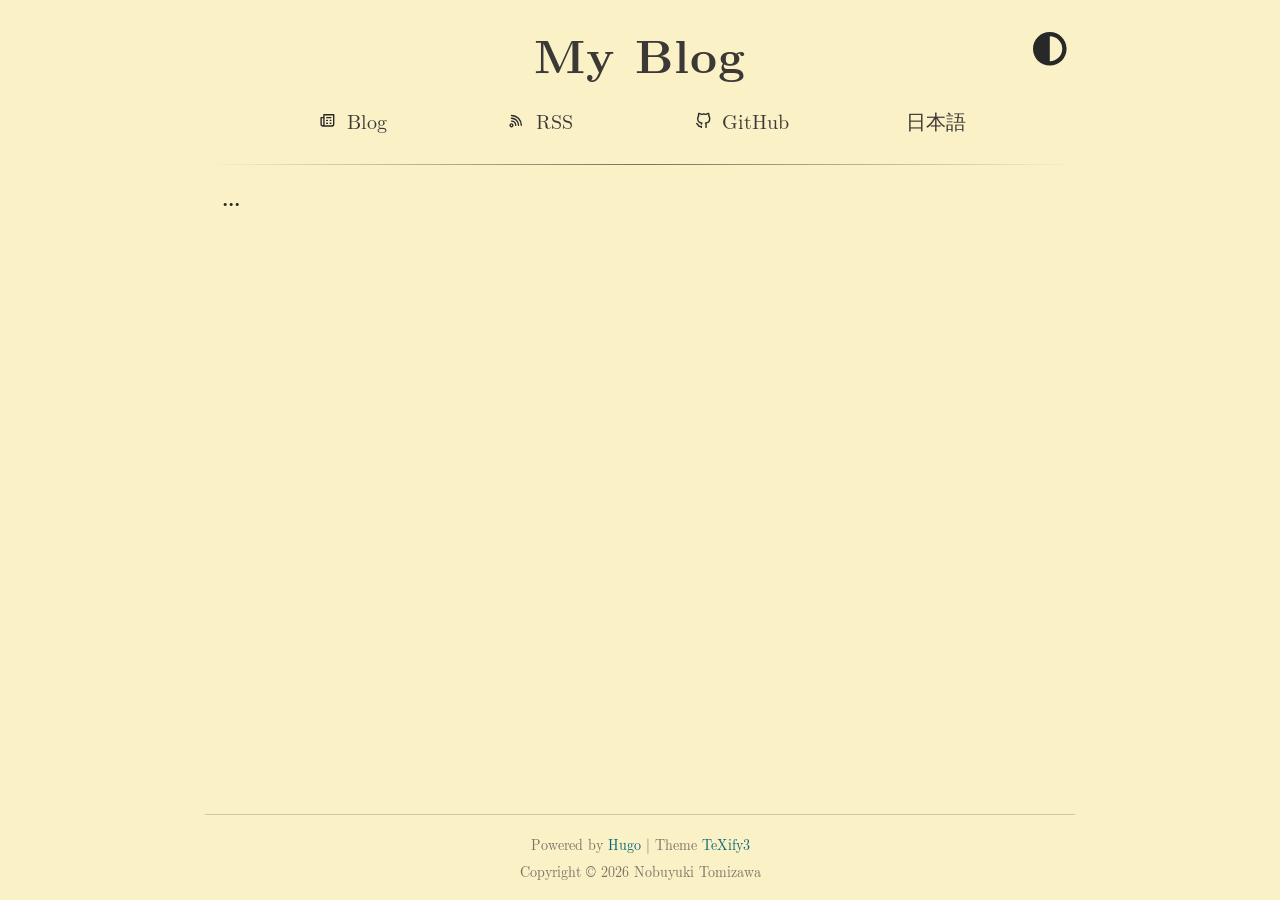
<file: en/posts/index.html>
<!doctype html><html lang=en style=font-size:105%><head><meta charset=UTF-8><meta name=viewport content="width=device-width,initial-scale=1"><meta name=author content="Nobuyuki Tomizawa"><meta name=description content="My Blog"><link rel=apple-touch-icon sizes=180x180 href=https://nobuyuki.github.io//images/apple-touch-icon.png><link rel=icon type=image/png sizes=32x32 href=https://nobuyuki.github.io//images/favicon-32x32.png><link rel=icon type=image/png sizes=16x16 href=https://nobuyuki.github.io//images/favicon-16x16.png><meta name=keywords content='hugo latex theme blog texify texify2 texify3 michael neuper'><link rel=stylesheet href=/katex/katex.min.css><script defer defer src=/katex/katex.min.js></script><script defer src=/katex/contrib/auto-render.min.js></script><script>document.addEventListener("DOMContentLoaded",function(){renderMathInElement(document.body,{delimiters:[{left:"$$",right:"$$",display:!0},{left:"$",right:"$",display:!1},{left:"\\(",right:"\\)",display:!1},{left:"\\[",right:"\\]",display:!0}],throwOnError:!1})})</script><meta property="og:url" content="https://nobuyuki.github.io/en/posts/"><meta property="og:site_name" content="My Blog"><meta property="og:title" content="Blog"><meta property="og:description" content="My Blog"><meta property="og:locale" content="en"><meta property="og:type" content="website"><link rel=canonical href=https://nobuyuki.github.io/en/posts/><link rel=alternate type=application/rss+xml href=https://nobuyuki.github.io/en/posts/index.xml title="My Blog"><meta itemprop=name content="Blog"><meta itemprop=description content="My Blog"><link rel=stylesheet href=/css/common.min.0535ea1bd10c220dd0b433245518579f1f17174fc7bffbece54871b9aae1b88f.css integrity="sha256-BTXqG9EMIg3QtDMkVRhXnx8XF0/Hv/vs5UhxuarhuI8=" crossorigin=anonymous><link rel=stylesheet href=/css/content.min.90154405494b216d851cfbd952d65d98b15bacebe13d65e928e30d78a4457f98.css integrity="sha256-kBVEBUlLIW2FHPvZUtZdmLFbrOvhPWXpKOMNeKRFf5g=" crossorigin=anonymous><title>Blog - My Blog</title><meta name=twitter:card content="summary"><meta name=twitter:title content="Blog"><meta name=twitter:description content="My Blog"><link rel=stylesheet href=/css/list.min.4fe2666ede8df111bb84510ced25268bc0528ba415ba5da93fe8ff4bd4e937a9.css integrity="sha256-T+Jmbt6N8RG7hFEM7SUmi8BSi6QVul2pP+j/S9TpN6k=" crossorigin=anonymous></head><body><div id=wrapper><header id=header><h1><a href=https://nobuyuki.github.io/>My Blog</a>
<button id=dark-mode-toggle class=dark-mode-toggle aria-label="Toggle theme">
<svg width="2rem" height="2rem" viewBox="0 0 496 496"><path fill="currentColor" d="M8 256C8 393 119 504 256 504S504 393 504 256 393 8 256 8 8 119 8 256zM256 440V72a184 184 0 010 368z" transform="translate(-8 -8)"/></svg></button></h1><nav><span class=nav-bar-item><span class=icon><svg width="1em" height="1em" viewBox="0 0 24 24"><path d="M17 11H16a1 1 0 000 2h1a1 1 0 000-2zm0 4H16a1 1 0 000 2h1a1 1 0 000-2zM11 9h6a1 1 0 000-2H11a1 1 0 000 2zM21 3H7A1 1 0 006 4V7H3A1 1 0 002 8V18a3 3 0 003 3H18a4 4 0 004-4V4A1 1 0 0021 3zM6 18a1 1 0 01-2 0V9H6zm14-1a2 2 0 01-2 2H7.82A3 3 0 008 18V5H20zm-9-4h1a1 1 0 000-2H11a1 1 0 000 2zm0 4h1a1 1 0 000-2H11a1 1 0 000 2z"/></svg>
</span><a class=link href=/en/posts/>Blog</a>
</span><span class=nav-bar-item><span class=icon><svg width="1em" height="1em" viewBox="0 0 24 24"><path d="M2.88 16.88a3 3 0 000 4.24 3 3 0 004.24.0 3 3 0 00-4.24-4.24zm2.83 2.83a1 1 0 01-1.42-1.42 1 1 0 011.42.0 1 1 0 010 1.42zM5 12a1 1 0 000 2 5 5 0 015 5 1 1 0 002 0 7 7 0 00-7-7zM5 8a1 1 0 000 2 9 9 0 019 9 1 1 0 002 0 11.08 11.08.0 00-3.22-7.78A11.08 11.08.0 005 8zm10.61.39A15.11 15.11.0 005 4 1 1 0 005 6 13 13 0 0118 19a1 1 0 002 0A15.11 15.11.0 0015.61 8.39z"/></svg>
</span><a class=link href=/en/index.xml>RSS</a>
</span><span class=nav-bar-item><span class=icon><svg width="1em" height="1em" viewBox="0 0 24 24" data-name="Layer 1"><path d="M10.07031 20.50291a1.00008 1.00008.0 00-1.18115-.9834c-1.30908.24024-2.96191.27637-3.40137-.958a5.70754 5.70754.0 00-1.83691-2.415 1.20073 1.20073.0 01-.1665-.10938 1 1 0 00-.93067-.64551H2.54883a.99965.99965.0 00-1 .99512c-.00391.81543.811 1.33789 1.1416 1.51465a4.4408 4.4408.0 01.92383 1.35937c.36426 1.02344 1.42285 2.57617 4.46582 2.376.001.03516.00195.06836.00244.09863l.00439.26758a1 1 0 002 0l-.00488-.31836C10.07715 21.4951 10.07031 21.22068 10.07031 20.50291zm10.667-15.126c.03174-.125.063-.26367.09034-.41992a6.27792 6.27792.0 00-.40821-3.293 1.002 1.002.0 00-.61572-.58007c-.356-.12012-1.67041-.35645-4.18408 1.25a13.86918 13.86918.0 00-6.354.0C6.76221.751 5.45459.9658 5.10205 1.07908a.99744.99744.0 00-.63135.584 6.3003 6.3003.0 00-.40332 3.35644c.02442.12793.05078.2461.07813.35449A6.26928 6.26928.0 002.89014 9.20311a8.42168 8.42168.0 00.04248.92187c.334 4.60254 3.334 5.98438 5.42431 6.459-.04345.125-.083.25878-.11816.40039a1.00023 1.00023.0 001.94238.47851 1.6784 1.6784.0 01.46778-.87793.99947.99947.0 00-.5459-1.74512c-3.4541-.39453-4.95362-1.80175-5.1792-4.89843a6.61076 6.61076.0 01-.03369-.73828 4.25769 4.25769.0 01.91943-2.71289 3.022 3.022.0 01.1958-.23145.99988.99988.0 00.188-1.02441A3.3876 3.3876.0 016.0381 4.6787 4.09356 4.09356.0 016.1167 3.06346a7.54263 7.54263.0 012.415 1.17968 1.00877 1.00877.0 00.82764.13282 11.77716 11.77716.0 016.17285.001 1.00549 1.00549.0 00.83056-.13769 7.572 7.572.0 012.40528-1.19043 4.03977 4.03977.0 01.0874 1.57812 3.205 3.205.0 01-.16895.60743.9999.9999.0 00.188 1.02441c.07715.08691.1543.18066.22363.26855A4.12186 4.12186.0 0120 9.20311a7.03888 7.03888.0 01-.0376.77734c-.22021 3.05566-1.72558 4.46387-5.1958 4.85937a1 1 0 00-.54541 1.7461 1.63079 1.63079.0 01.46631.9082 3.06079 3.06079.0 01.09229.81934v2.334C14.77 21.2949 14.77 21.78025 14.77 22.00291a1 1 0 102 0c0-.2168.0-.69238.00977-1.33984V18.31346a4.8815 4.8815.0 00-.15479-1.31153 4.25638 4.25638.0 00-.11621-.416 6.51258 6.51258.0 005.44531-6.42383A8.69677 8.69677.0 0022 9.20311 6.13062 6.13062.0 0020.7373 5.37693z"/></svg>
</span><a class=link href=https://github.com/nobuyuki>GitHub</a>
</span><span class=nav-bar-item><a class=link href=/posts/ hreflang=ja lang=ja>日本語</a></span></nav></header><hr class=head-rule></hr><main id=main class=archive><div class=post-group><h3>...</h3></div></main><footer id=footer><div><span>Powered by <a class=link href=https://gohugo.io target=_blank rel=noopener>Hugo</a> |
Theme <a class=link href=https://github.com/michaelneuper/hugo-texify3 target=_blank rel=noopener>TeXify3</a></span></div><div><span>Copyright © 2026 Nobuyuki Tomizawa</span></div></footer></div><script src=https://nobuyuki.github.io/js/script.js defer></script><link media=screen rel=stylesheet href=https://nobuyuki.github.io/css/custom.css></body></html>
</file>
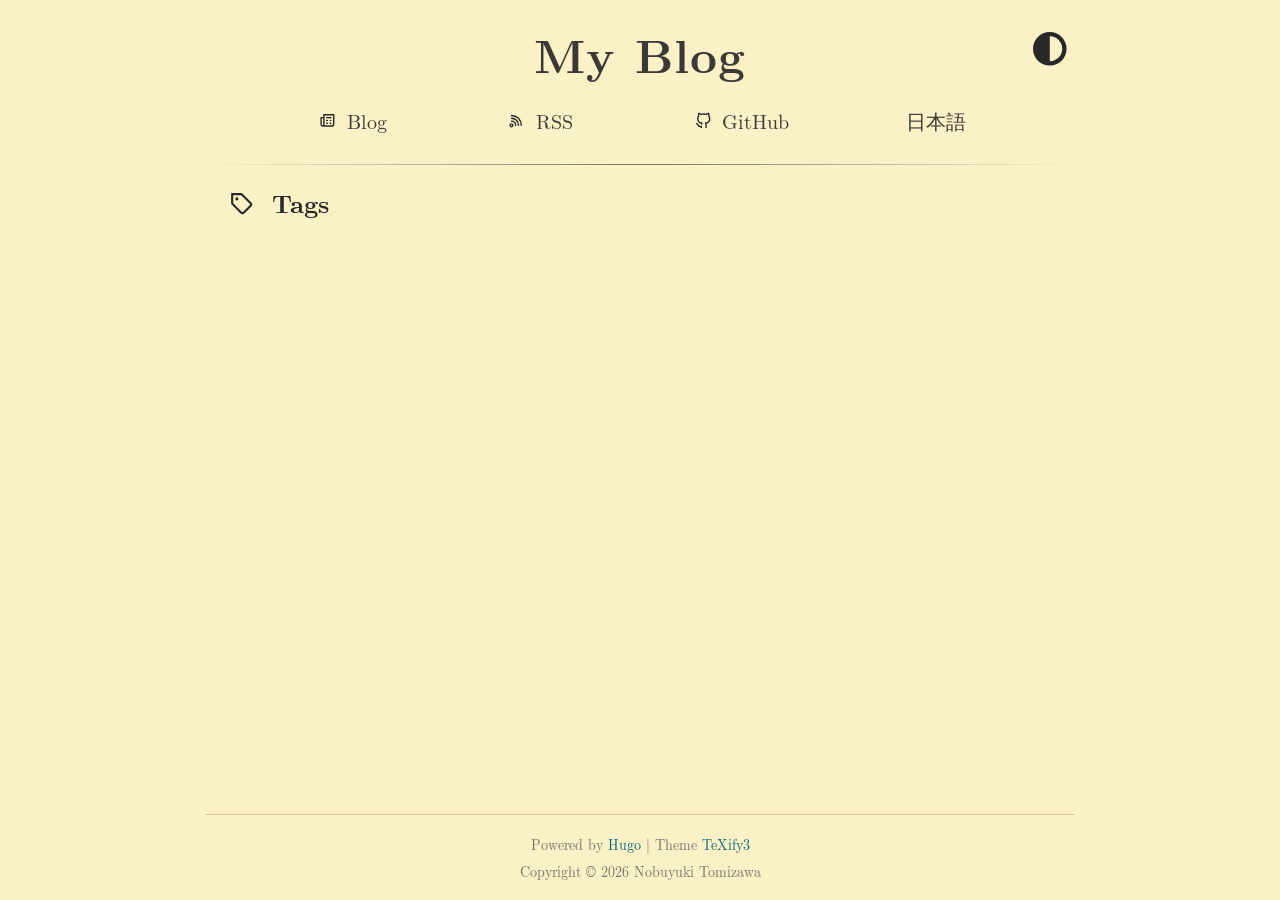
<file: en/tags/index.html>
<!doctype html><html lang=en style=font-size:105%><head><meta charset=UTF-8><meta name=viewport content="width=device-width,initial-scale=1"><meta name=author content="Nobuyuki Tomizawa"><meta name=description content="My Blog"><link rel=apple-touch-icon sizes=180x180 href=https://nobuyuki.github.io//images/apple-touch-icon.png><link rel=icon type=image/png sizes=32x32 href=https://nobuyuki.github.io//images/favicon-32x32.png><link rel=icon type=image/png sizes=16x16 href=https://nobuyuki.github.io//images/favicon-16x16.png><meta name=keywords content='hugo latex theme blog texify texify2 texify3 michael neuper'><link rel=stylesheet href=/katex/katex.min.css><script defer defer src=/katex/katex.min.js></script><script defer src=/katex/contrib/auto-render.min.js></script><script>document.addEventListener("DOMContentLoaded",function(){renderMathInElement(document.body,{delimiters:[{left:"$$",right:"$$",display:!0},{left:"$",right:"$",display:!1},{left:"\\(",right:"\\)",display:!1},{left:"\\[",right:"\\]",display:!0}],throwOnError:!1})})</script><meta property="og:url" content="https://nobuyuki.github.io/en/tags/"><meta property="og:site_name" content="My Blog"><meta property="og:title" content="Tags"><meta property="og:description" content="My Blog"><meta property="og:locale" content="en"><meta property="og:type" content="website"><link rel=canonical href=https://nobuyuki.github.io/en/tags/><link rel=alternate type=application/rss+xml href=https://nobuyuki.github.io/en/tags/index.xml title="My Blog"><meta itemprop=name content="Tags"><meta itemprop=description content="My Blog"><link rel=stylesheet href=/css/common.min.0535ea1bd10c220dd0b433245518579f1f17174fc7bffbece54871b9aae1b88f.css integrity="sha256-BTXqG9EMIg3QtDMkVRhXnx8XF0/Hv/vs5UhxuarhuI8=" crossorigin=anonymous><link rel=stylesheet href=/css/content.min.90154405494b216d851cfbd952d65d98b15bacebe13d65e928e30d78a4457f98.css integrity="sha256-kBVEBUlLIW2FHPvZUtZdmLFbrOvhPWXpKOMNeKRFf5g=" crossorigin=anonymous><title>Tags - My Blog</title><meta name=twitter:card content="summary"><meta name=twitter:title content="Tags"><meta name=twitter:description content="My Blog"></head><body><div id=wrapper><header id=header><h1><a href=https://nobuyuki.github.io/>My Blog</a>
<button id=dark-mode-toggle class=dark-mode-toggle aria-label="Toggle theme">
<svg width="2rem" height="2rem" viewBox="0 0 496 496"><path fill="currentColor" d="M8 256C8 393 119 504 256 504S504 393 504 256 393 8 256 8 8 119 8 256zM256 440V72a184 184 0 010 368z" transform="translate(-8 -8)"/></svg></button></h1><nav><span class=nav-bar-item><span class=icon><svg width="1em" height="1em" viewBox="0 0 24 24"><path d="M17 11H16a1 1 0 000 2h1a1 1 0 000-2zm0 4H16a1 1 0 000 2h1a1 1 0 000-2zM11 9h6a1 1 0 000-2H11a1 1 0 000 2zM21 3H7A1 1 0 006 4V7H3A1 1 0 002 8V18a3 3 0 003 3H18a4 4 0 004-4V4A1 1 0 0021 3zM6 18a1 1 0 01-2 0V9H6zm14-1a2 2 0 01-2 2H7.82A3 3 0 008 18V5H20zm-9-4h1a1 1 0 000-2H11a1 1 0 000 2zm0 4h1a1 1 0 000-2H11a1 1 0 000 2z"/></svg>
</span><a class=link href=/en/posts/>Blog</a>
</span><span class=nav-bar-item><span class=icon><svg width="1em" height="1em" viewBox="0 0 24 24"><path d="M2.88 16.88a3 3 0 000 4.24 3 3 0 004.24.0 3 3 0 00-4.24-4.24zm2.83 2.83a1 1 0 01-1.42-1.42 1 1 0 011.42.0 1 1 0 010 1.42zM5 12a1 1 0 000 2 5 5 0 015 5 1 1 0 002 0 7 7 0 00-7-7zM5 8a1 1 0 000 2 9 9 0 019 9 1 1 0 002 0 11.08 11.08.0 00-3.22-7.78A11.08 11.08.0 005 8zm10.61.39A15.11 15.11.0 005 4 1 1 0 005 6 13 13 0 0118 19a1 1 0 002 0A15.11 15.11.0 0015.61 8.39z"/></svg>
</span><a class=link href=/en/index.xml>RSS</a>
</span><span class=nav-bar-item><span class=icon><svg width="1em" height="1em" viewBox="0 0 24 24" data-name="Layer 1"><path d="M10.07031 20.50291a1.00008 1.00008.0 00-1.18115-.9834c-1.30908.24024-2.96191.27637-3.40137-.958a5.70754 5.70754.0 00-1.83691-2.415 1.20073 1.20073.0 01-.1665-.10938 1 1 0 00-.93067-.64551H2.54883a.99965.99965.0 00-1 .99512c-.00391.81543.811 1.33789 1.1416 1.51465a4.4408 4.4408.0 01.92383 1.35937c.36426 1.02344 1.42285 2.57617 4.46582 2.376.001.03516.00195.06836.00244.09863l.00439.26758a1 1 0 002 0l-.00488-.31836C10.07715 21.4951 10.07031 21.22068 10.07031 20.50291zm10.667-15.126c.03174-.125.063-.26367.09034-.41992a6.27792 6.27792.0 00-.40821-3.293 1.002 1.002.0 00-.61572-.58007c-.356-.12012-1.67041-.35645-4.18408 1.25a13.86918 13.86918.0 00-6.354.0C6.76221.751 5.45459.9658 5.10205 1.07908a.99744.99744.0 00-.63135.584 6.3003 6.3003.0 00-.40332 3.35644c.02442.12793.05078.2461.07813.35449A6.26928 6.26928.0 002.89014 9.20311a8.42168 8.42168.0 00.04248.92187c.334 4.60254 3.334 5.98438 5.42431 6.459-.04345.125-.083.25878-.11816.40039a1.00023 1.00023.0 001.94238.47851 1.6784 1.6784.0 01.46778-.87793.99947.99947.0 00-.5459-1.74512c-3.4541-.39453-4.95362-1.80175-5.1792-4.89843a6.61076 6.61076.0 01-.03369-.73828 4.25769 4.25769.0 01.91943-2.71289 3.022 3.022.0 01.1958-.23145.99988.99988.0 00.188-1.02441A3.3876 3.3876.0 016.0381 4.6787 4.09356 4.09356.0 016.1167 3.06346a7.54263 7.54263.0 012.415 1.17968 1.00877 1.00877.0 00.82764.13282 11.77716 11.77716.0 016.17285.001 1.00549 1.00549.0 00.83056-.13769 7.572 7.572.0 012.40528-1.19043 4.03977 4.03977.0 01.0874 1.57812 3.205 3.205.0 01-.16895.60743.9999.9999.0 00.188 1.02441c.07715.08691.1543.18066.22363.26855A4.12186 4.12186.0 0120 9.20311a7.03888 7.03888.0 01-.0376.77734c-.22021 3.05566-1.72558 4.46387-5.1958 4.85937a1 1 0 00-.54541 1.7461 1.63079 1.63079.0 01.46631.9082 3.06079 3.06079.0 01.09229.81934v2.334C14.77 21.2949 14.77 21.78025 14.77 22.00291a1 1 0 102 0c0-.2168.0-.69238.00977-1.33984V18.31346a4.8815 4.8815.0 00-.15479-1.31153 4.25638 4.25638.0 00-.11621-.416 6.51258 6.51258.0 005.44531-6.42383A8.69677 8.69677.0 0022 9.20311 6.13062 6.13062.0 0020.7373 5.37693z"/></svg>
</span><a class=link href=https://github.com/nobuyuki>GitHub</a>
</span><span class=nav-bar-item><a class=link href=/tags/ hreflang=ja lang=ja>日本語</a></span></nav></header><hr class=head-rule></hr><main id=main><h2><span class=icon><svg width="1em" height="1em" viewBox="0 0 24 24" fill="currentColor" class="taxonomy-svg"><path d="M7.5 6A1.5 1.5.0 109 7.5 1.5 1.5.0 007.5 6zm13.62 4.71-8.41-8.42A1 1 0 0012 2H3A1 1 0 002 3v9a1 1 0 00.29.71l8.42 8.41a3 3 0 004.24.0L21.12 15a3 3 0 000-4.24zm-1.41 2.82h0l-6.18 6.17a1 1 0 01-1.41.0L4 11.59V4h7.59l8.12 8.12a1 1 0 01.29.71A1 1 0 0119.71 13.53z"/></svg>
</span>Tags</h2><br style=margin-bottom:10px></br><div class=row></div></main><footer id=footer><div><span>Powered by <a class=link href=https://gohugo.io target=_blank rel=noopener>Hugo</a> |
Theme <a class=link href=https://github.com/michaelneuper/hugo-texify3 target=_blank rel=noopener>TeXify3</a></span></div><div><span>Copyright © 2026 Nobuyuki Tomizawa</span></div></footer></div><script src=https://nobuyuki.github.io/js/script.js defer></script><link media=screen rel=stylesheet href=https://nobuyuki.github.io/css/custom.css></body></html>
</file>
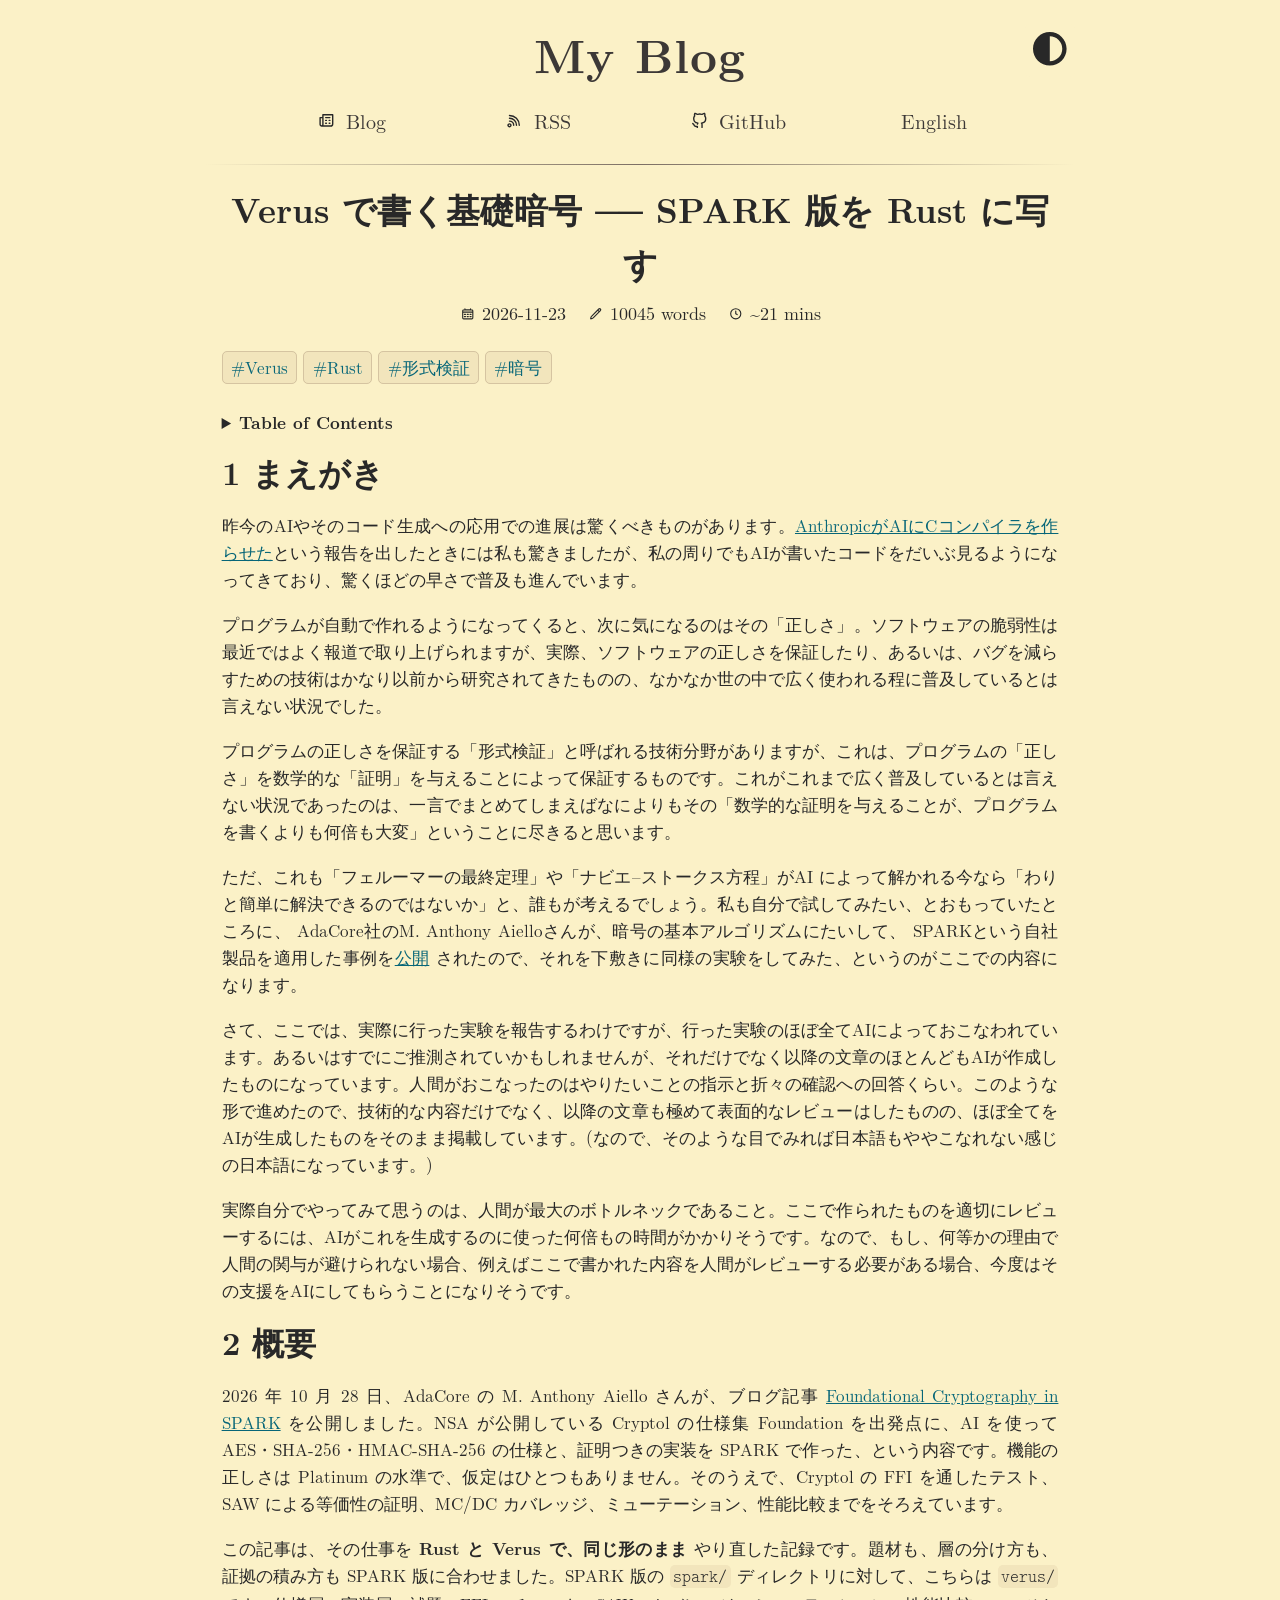
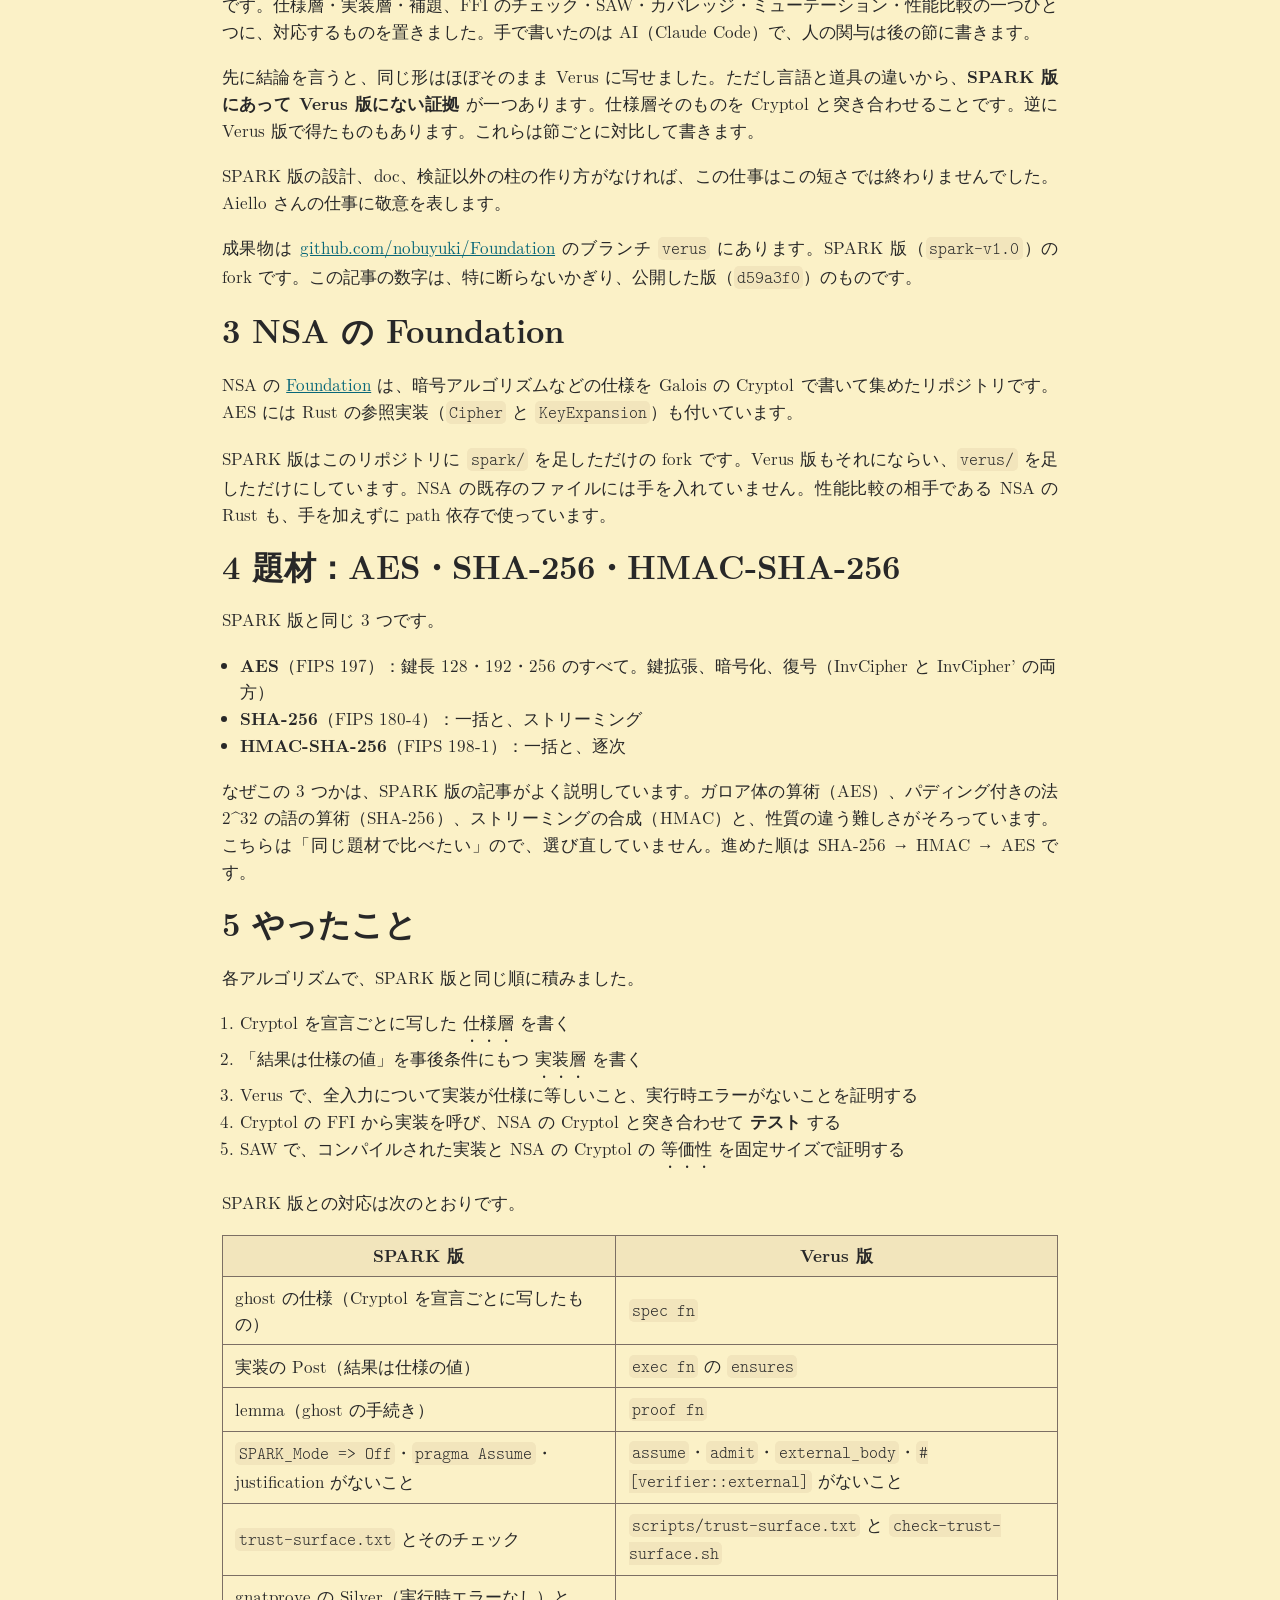
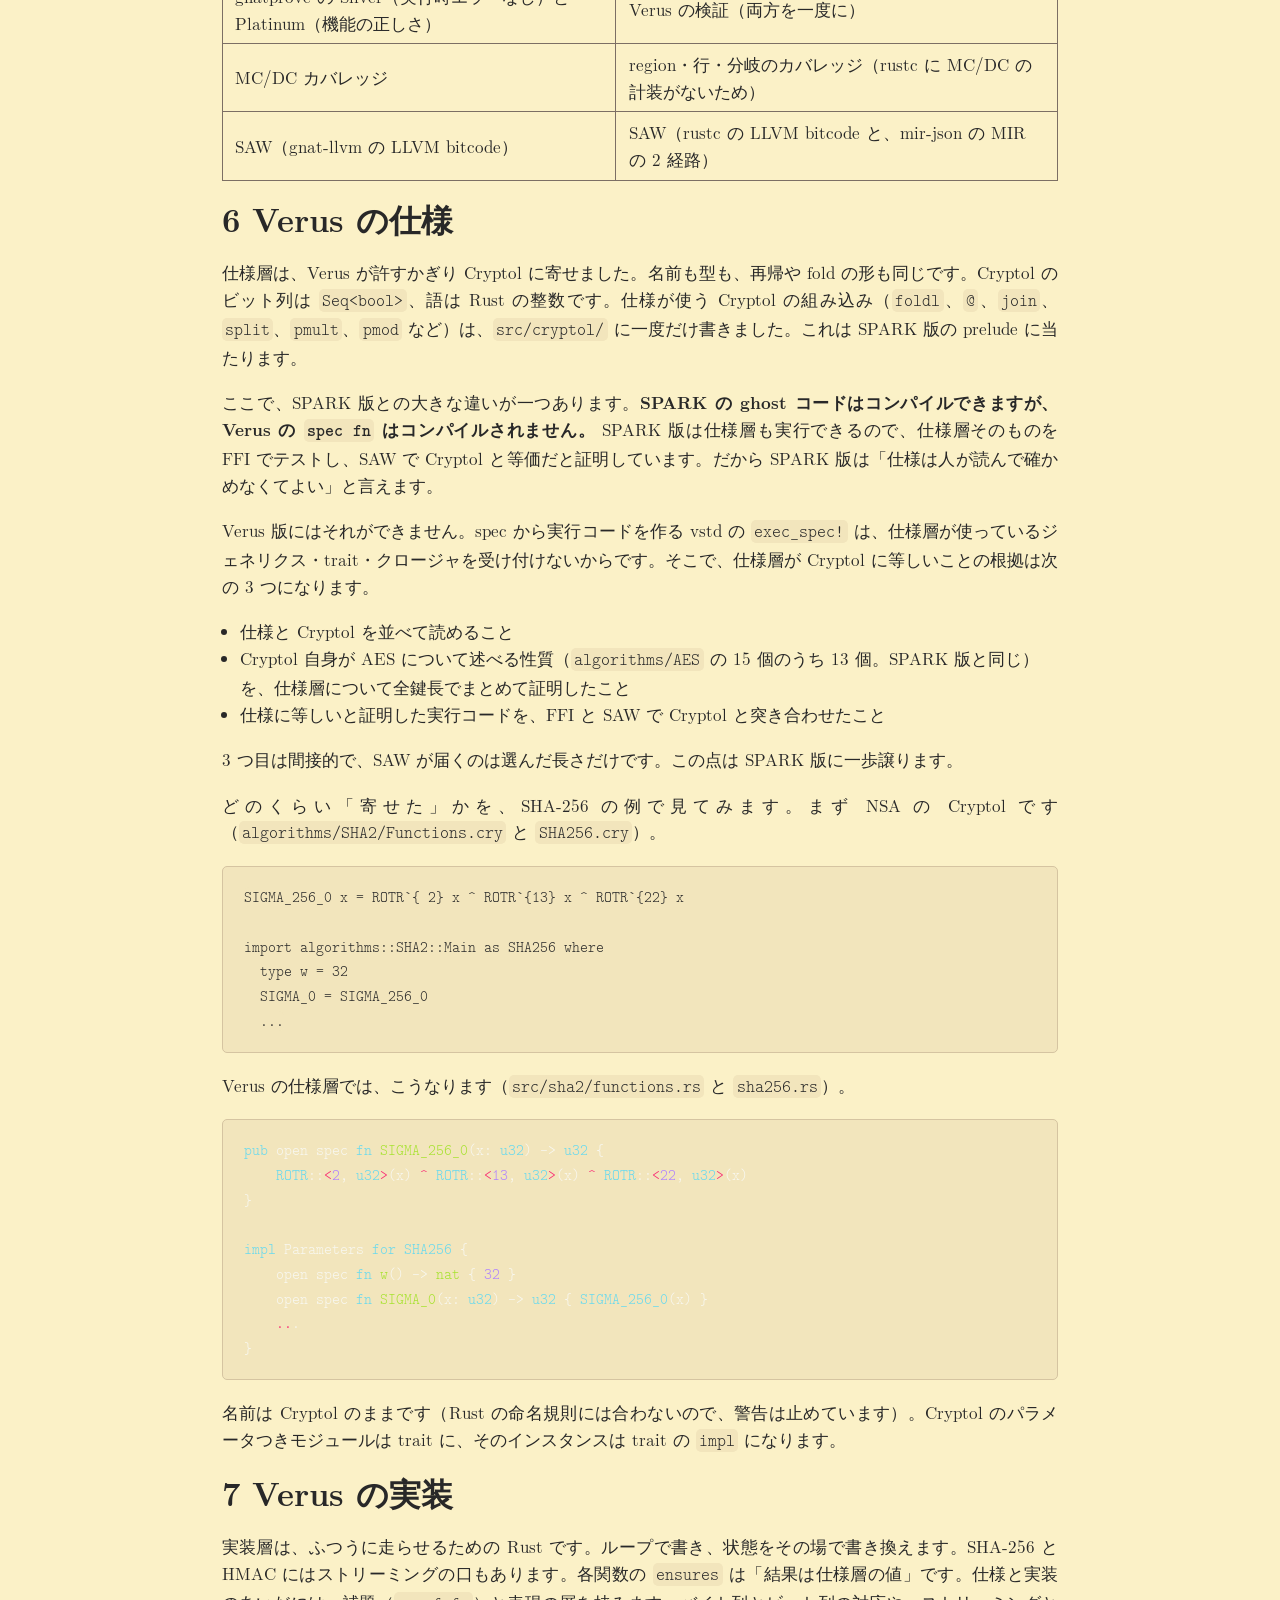
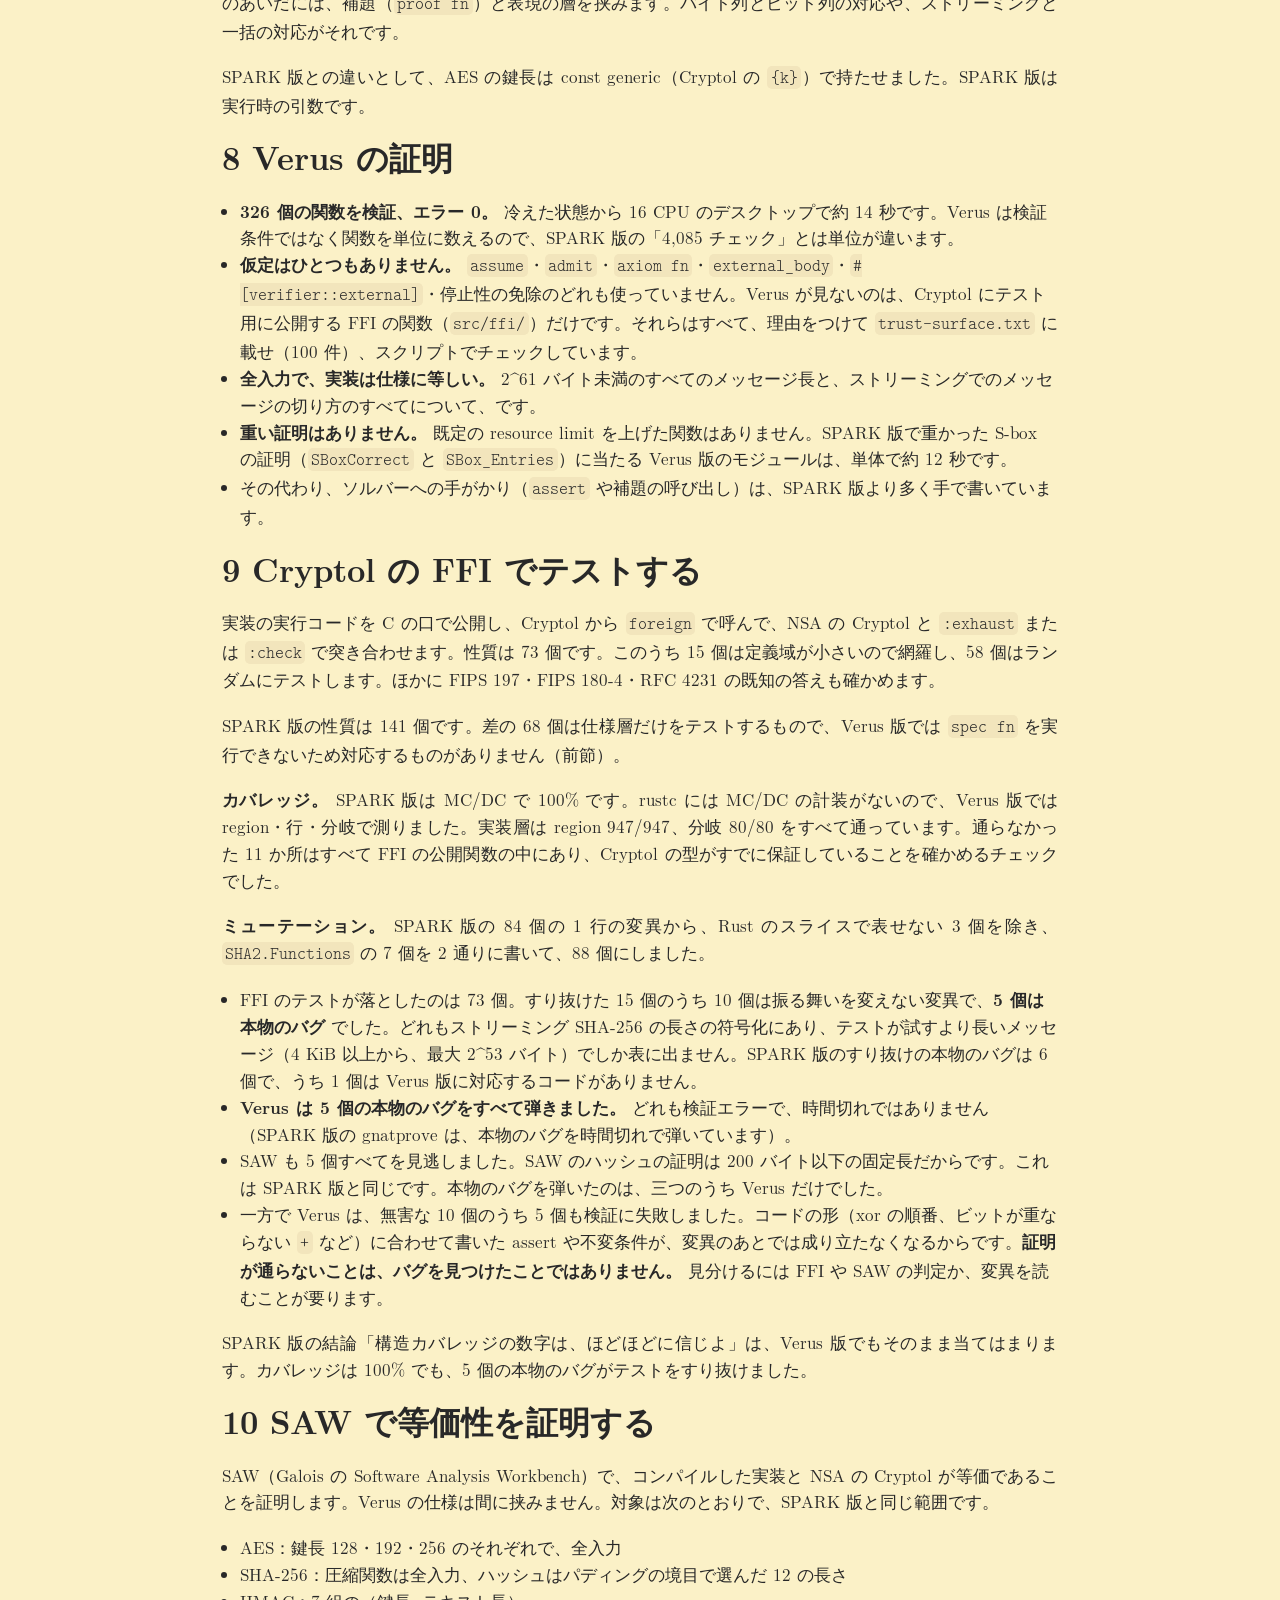
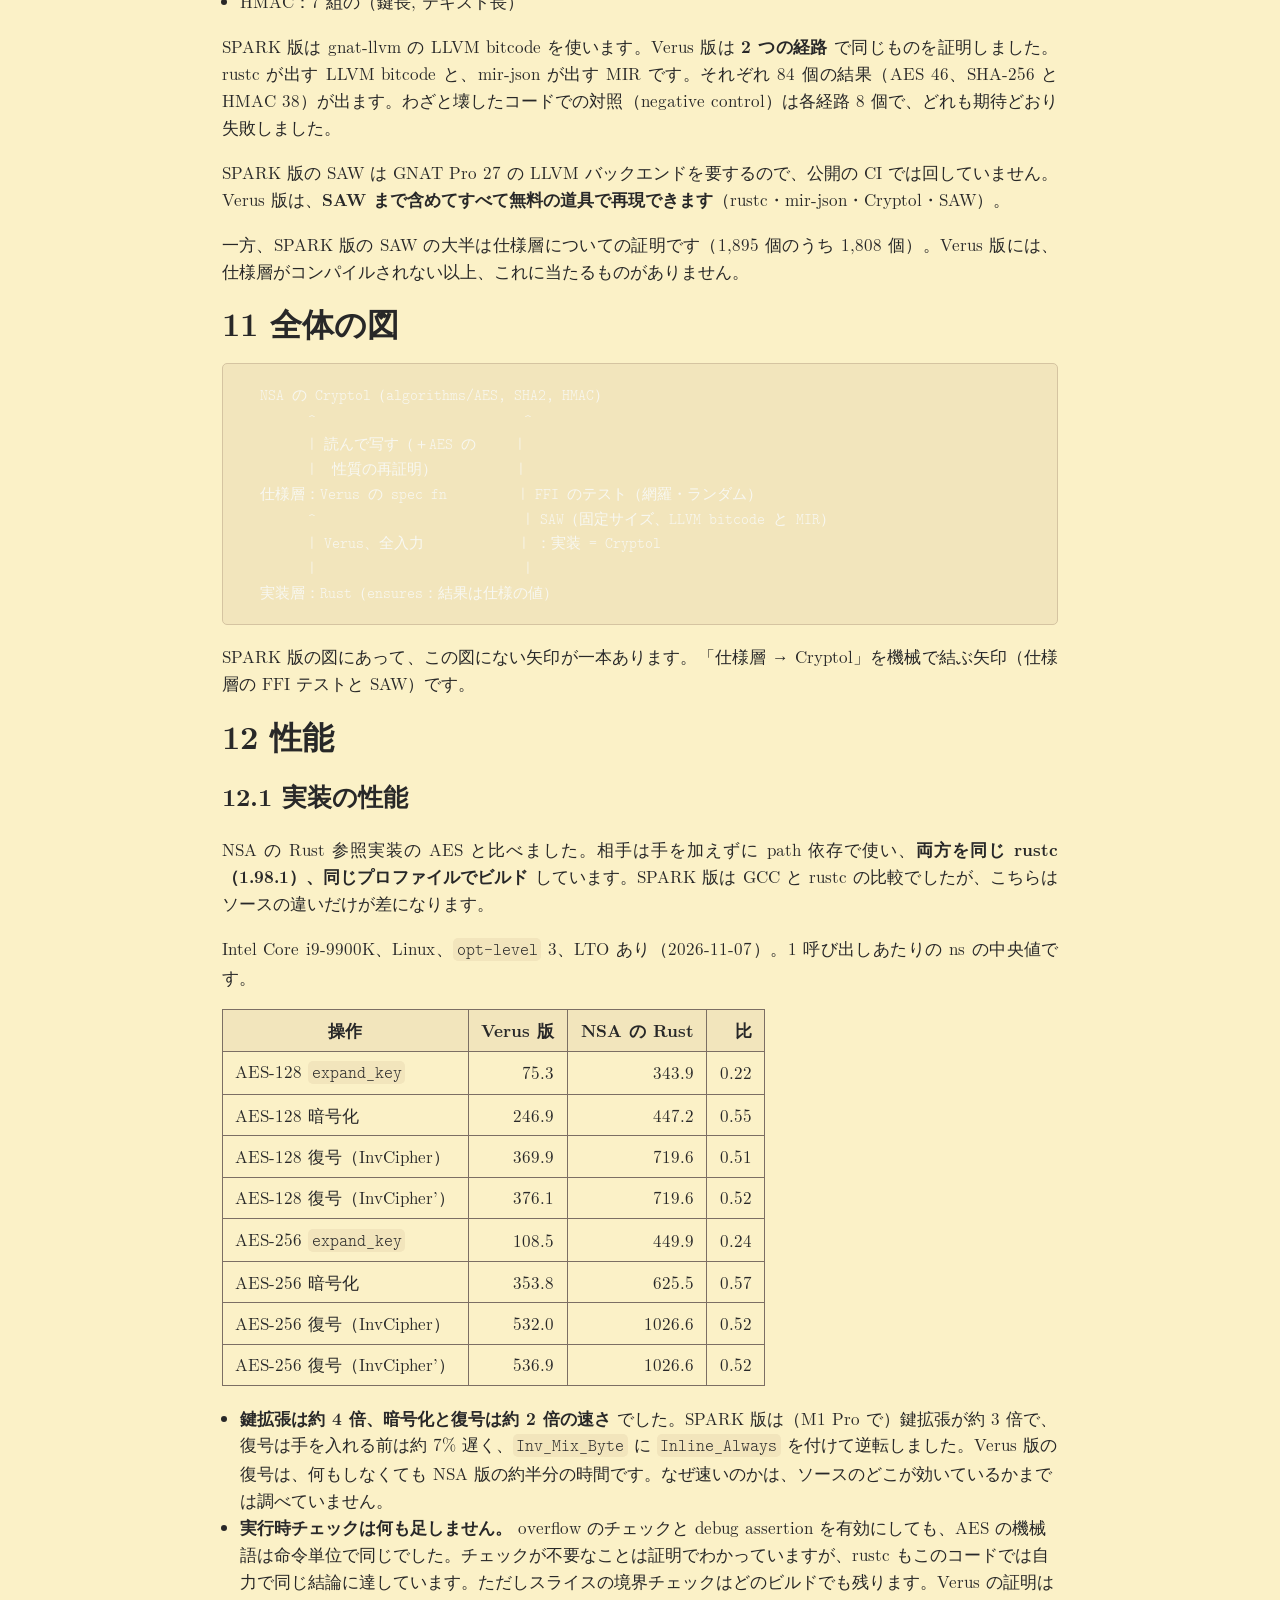
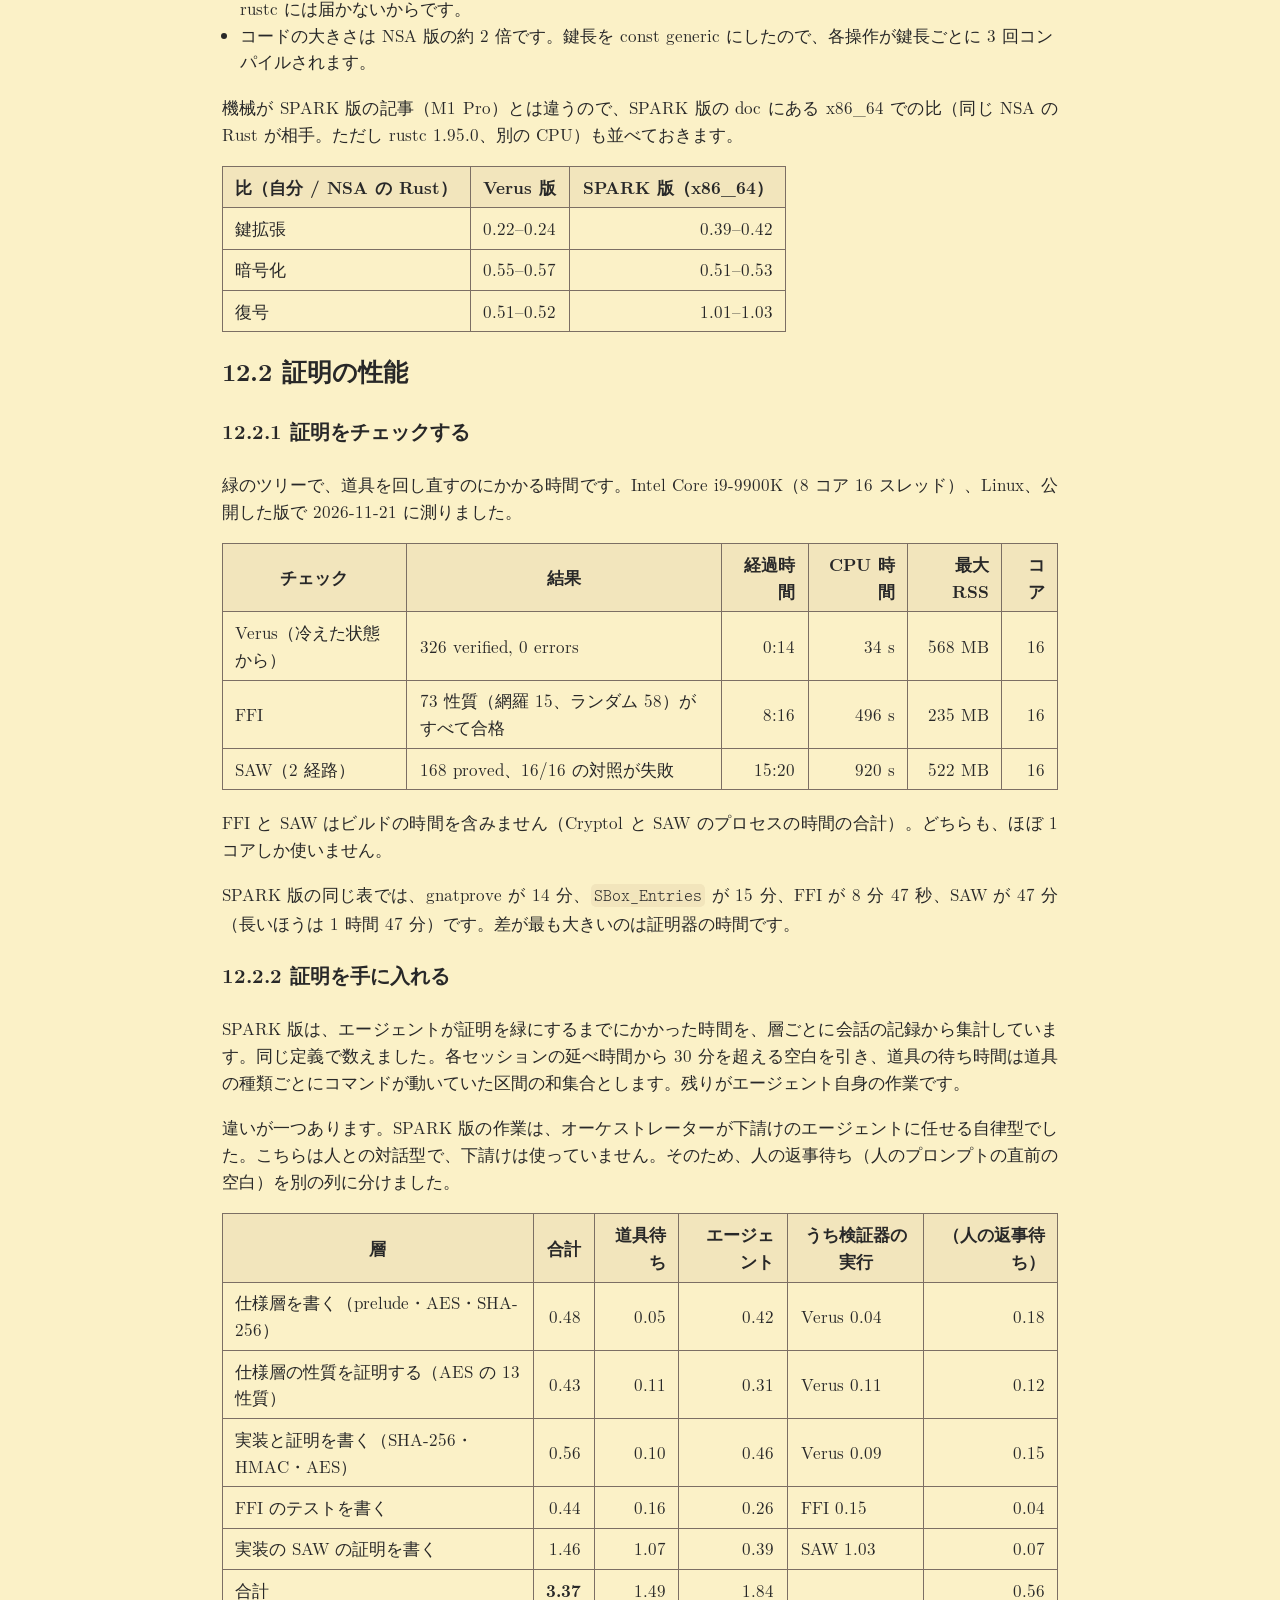
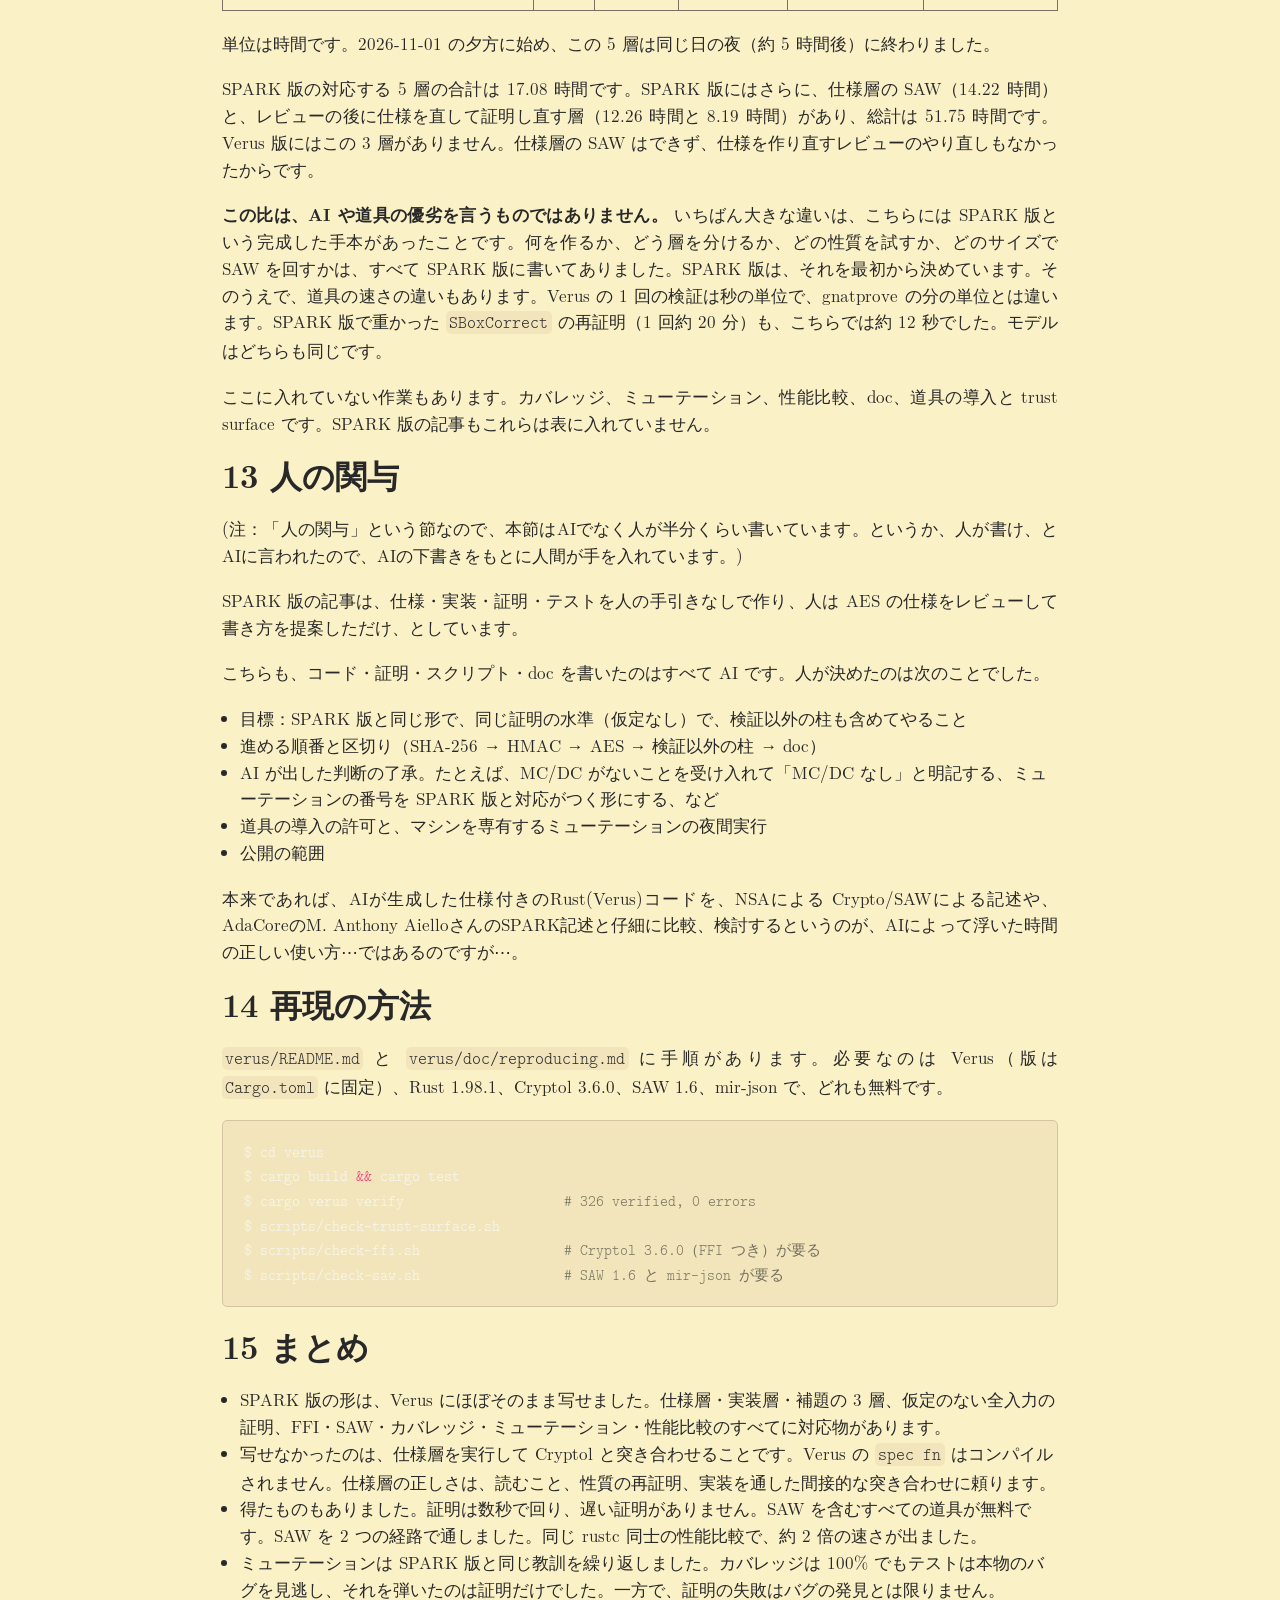
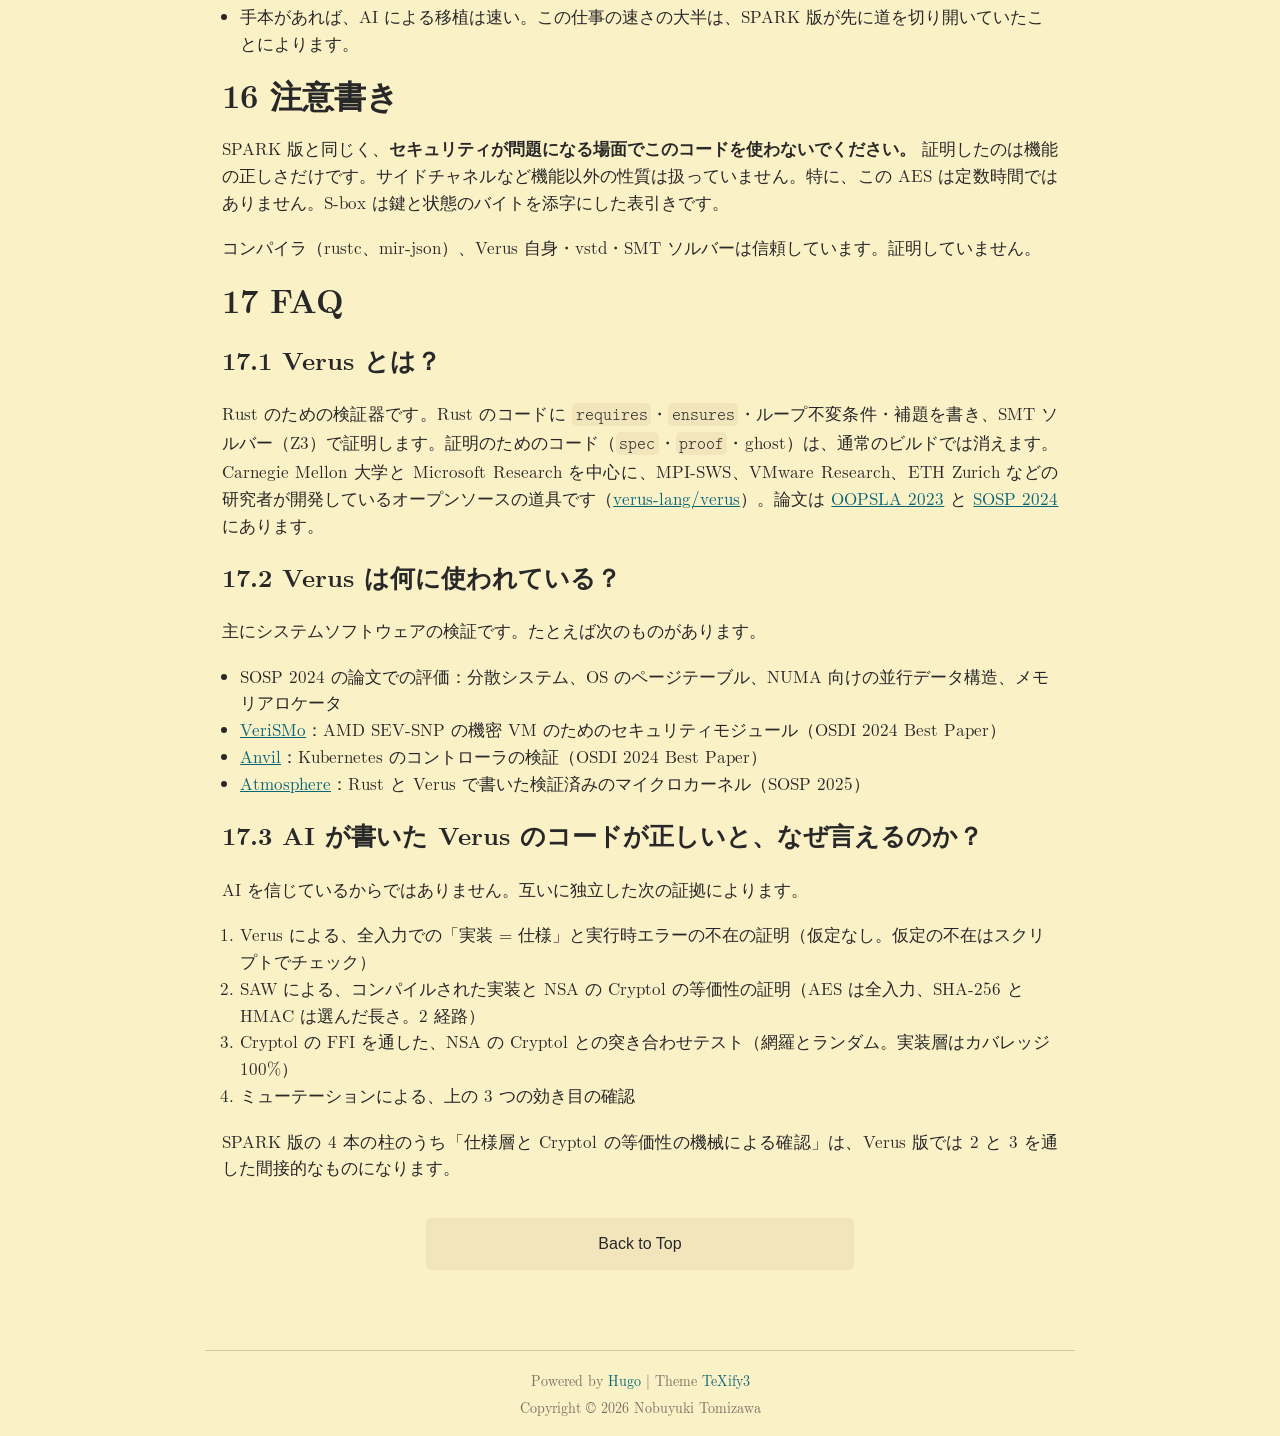
<file: posts/foundational-crypto-in-verus/index.html>
<!doctype html><html lang=ja style=font-size:105%><head><meta charset=UTF-8><meta name=viewport content="width=device-width,initial-scale=1"><meta name=author content="Nobuyuki Tomizawa"><meta name=description content="まえがき
昨今のAIやそのコード生成への応用での進展は驚くべきものがあります。AnthropicがAIにCコンパイラを作らせたという報告を出したときには私も驚きましたが、私の周りでもAIが書いたコードをだいぶ見るようになってきており、驚くほどの早さで普及も進んでいます。
プログラムが自動で作れるようになってくると、次に気になるのはその「正しさ」。ソフトウェアの脆弱性は最近ではよく報道で取り上げられますが、実際、ソフトウェアの正しさを保証したり、あるいは、バグを減らすための技術はかなり以前から研究されてきたものの、なかなか世の中で広く使われる程に普及しているとは言えない状況でした。"><link rel=apple-touch-icon sizes=180x180 href=https://nobuyuki.github.io//images/apple-touch-icon.png><link rel=icon type=image/png sizes=32x32 href=https://nobuyuki.github.io//images/favicon-32x32.png><link rel=icon type=image/png sizes=16x16 href=https://nobuyuki.github.io//images/favicon-16x16.png><meta name=keywords content='hugo latex theme blog texify texify2 texify3 michael neuper'><link rel=stylesheet href=/katex/katex.min.css><script defer defer src=/katex/katex.min.js></script><script defer src=/katex/contrib/auto-render.min.js></script><script>document.addEventListener("DOMContentLoaded",function(){renderMathInElement(document.body,{delimiters:[{left:"$$",right:"$$",display:!0},{left:"$",right:"$",display:!1},{left:"\\(",right:"\\)",display:!1},{left:"\\[",right:"\\]",display:!0}],throwOnError:!1})})</script><meta property="og:url" content="https://nobuyuki.github.io/posts/foundational-crypto-in-verus/"><meta property="og:site_name" content="My Blog"><meta property="og:title" content="Verus で書く基礎暗号 ── SPARK 版を Rust に写す"><meta property="og:description" content="まえがき 昨今のAIやそのコード生成への応用での進展は驚くべきものがあります。AnthropicがAIにCコンパイラを作らせたという報告を出したときには私も驚きましたが、私の周りでもAIが書いたコードをだいぶ見るようになってきており、驚くほどの早さで普及も進んでいます。
プログラムが自動で作れるようになってくると、次に気になるのはその「正しさ」。ソフトウェアの脆弱性は最近ではよく報道で取り上げられますが、実際、ソフトウェアの正しさを保証したり、あるいは、バグを減らすための技術はかなり以前から研究されてきたものの、なかなか世の中で広く使われる程に普及しているとは言えない状況でした。"><meta property="og:locale" content="ja"><meta property="og:type" content="article"><meta property="article:section" content="posts"><meta property="article:published_time" content="2026-11-23T00:00:00+00:00"><meta property="article:modified_time" content="2026-11-23T00:00:00+00:00"><meta property="article:tag" content="Verus"><meta property="article:tag" content="Rust"><meta property="article:tag" content="形式検証"><meta property="article:tag" content="暗号"><link rel=canonical href=https://nobuyuki.github.io/posts/foundational-crypto-in-verus/><meta itemprop=name content="Verus で書く基礎暗号 ── SPARK 版を Rust に写す"><meta itemprop=description content="まえがき 昨今のAIやそのコード生成への応用での進展は驚くべきものがあります。AnthropicがAIにCコンパイラを作らせたという報告を出したときには私も驚きましたが、私の周りでもAIが書いたコードをだいぶ見るようになってきており、驚くほどの早さで普及も進んでいます。
プログラムが自動で作れるようになってくると、次に気になるのはその「正しさ」。ソフトウェアの脆弱性は最近ではよく報道で取り上げられますが、実際、ソフトウェアの正しさを保証したり、あるいは、バグを減らすための技術はかなり以前から研究されてきたものの、なかなか世の中で広く使われる程に普及しているとは言えない状況でした。"><meta itemprop=datePublished content="2026-11-23T00:00:00+00:00"><meta itemprop=dateModified content="2026-11-23T00:00:00+00:00"><meta itemprop=wordCount content="10045"><meta itemprop=keywords content="Verus,Rust,形式検証,暗号"><link rel=stylesheet href=/css/common.min.0535ea1bd10c220dd0b433245518579f1f17174fc7bffbece54871b9aae1b88f.css integrity="sha256-BTXqG9EMIg3QtDMkVRhXnx8XF0/Hv/vs5UhxuarhuI8=" crossorigin=anonymous><link rel=stylesheet href=/css/content.min.90154405494b216d851cfbd952d65d98b15bacebe13d65e928e30d78a4457f98.css integrity="sha256-kBVEBUlLIW2FHPvZUtZdmLFbrOvhPWXpKOMNeKRFf5g=" crossorigin=anonymous><title>Verus で書く基礎暗号 ── SPARK 版を Rust に写す - My Blog</title><meta name=twitter:card content="summary"><meta name=twitter:title content="Verus で書く基礎暗号 ── SPARK 版を Rust に写す"><meta name=twitter:description content="まえがき 昨今のAIやそのコード生成への応用での進展は驚くべきものがあります。AnthropicがAIにCコンパイラを作らせたという報告を出したときには私も驚きましたが、私の周りでもAIが書いたコードをだいぶ見るようになってきており、驚くほどの早さで普及も進んでいます。
プログラムが自動で作れるようになってくると、次に気になるのはその「正しさ」。ソフトウェアの脆弱性は最近ではよく報道で取り上げられますが、実際、ソフトウェアの正しさを保証したり、あるいは、バグを減らすための技術はかなり以前から研究されてきたものの、なかなか世の中で広く使われる程に普及しているとは言えない状況でした。"><link rel=stylesheet href=/css/single.min.be2da7a982252421d90f4578f4b4fbaf28fd3cb622b5b7079aae0999f0ecfeb0.css integrity="sha256-vi2nqYIlJCHZD0V49LT7ryj9PLYitbcHmq4JmfDs/rA=" crossorigin=anonymous><link rel=stylesheet href=/css/single.min.78a121b7d7a160420f9daab0ea13add66c37b9c44f27bba07b27207e2b0975d2.css integrity="sha256-eKEht9ehYEIPnaqw6hOt1mw3ucRPJ7ugeycgfisJddI=" crossorigin=anonymous></head><body><div id=wrapper><header id=header><h1><a href=https://nobuyuki.github.io/>My Blog</a>
<button id=dark-mode-toggle class=dark-mode-toggle aria-label="Toggle theme">
<svg width="2rem" height="2rem" viewBox="0 0 496 496"><path fill="currentColor" d="M8 256C8 393 119 504 256 504S504 393 504 256 393 8 256 8 8 119 8 256zM256 440V72a184 184 0 010 368z" transform="translate(-8 -8)"/></svg></button></h1><nav><span class=nav-bar-item><span class=icon><svg width="1em" height="1em" viewBox="0 0 24 24"><path d="M17 11H16a1 1 0 000 2h1a1 1 0 000-2zm0 4H16a1 1 0 000 2h1a1 1 0 000-2zM11 9h6a1 1 0 000-2H11a1 1 0 000 2zM21 3H7A1 1 0 006 4V7H3A1 1 0 002 8V18a3 3 0 003 3H18a4 4 0 004-4V4A1 1 0 0021 3zM6 18a1 1 0 01-2 0V9H6zm14-1a2 2 0 01-2 2H7.82A3 3 0 008 18V5H20zm-9-4h1a1 1 0 000-2H11a1 1 0 000 2zm0 4h1a1 1 0 000-2H11a1 1 0 000 2z"/></svg>
</span><a class=link href=/posts/>Blog</a>
</span><span class=nav-bar-item><span class=icon><svg width="1em" height="1em" viewBox="0 0 24 24"><path d="M2.88 16.88a3 3 0 000 4.24 3 3 0 004.24.0 3 3 0 00-4.24-4.24zm2.83 2.83a1 1 0 01-1.42-1.42 1 1 0 011.42.0 1 1 0 010 1.42zM5 12a1 1 0 000 2 5 5 0 015 5 1 1 0 002 0 7 7 0 00-7-7zM5 8a1 1 0 000 2 9 9 0 019 9 1 1 0 002 0 11.08 11.08.0 00-3.22-7.78A11.08 11.08.0 005 8zm10.61.39A15.11 15.11.0 005 4 1 1 0 005 6 13 13 0 0118 19a1 1 0 002 0A15.11 15.11.0 0015.61 8.39z"/></svg>
</span><a class=link href=/index.xml>RSS</a>
</span><span class=nav-bar-item><span class=icon><svg width="1em" height="1em" viewBox="0 0 24 24" data-name="Layer 1"><path d="M10.07031 20.50291a1.00008 1.00008.0 00-1.18115-.9834c-1.30908.24024-2.96191.27637-3.40137-.958a5.70754 5.70754.0 00-1.83691-2.415 1.20073 1.20073.0 01-.1665-.10938 1 1 0 00-.93067-.64551H2.54883a.99965.99965.0 00-1 .99512c-.00391.81543.811 1.33789 1.1416 1.51465a4.4408 4.4408.0 01.92383 1.35937c.36426 1.02344 1.42285 2.57617 4.46582 2.376.001.03516.00195.06836.00244.09863l.00439.26758a1 1 0 002 0l-.00488-.31836C10.07715 21.4951 10.07031 21.22068 10.07031 20.50291zm10.667-15.126c.03174-.125.063-.26367.09034-.41992a6.27792 6.27792.0 00-.40821-3.293 1.002 1.002.0 00-.61572-.58007c-.356-.12012-1.67041-.35645-4.18408 1.25a13.86918 13.86918.0 00-6.354.0C6.76221.751 5.45459.9658 5.10205 1.07908a.99744.99744.0 00-.63135.584 6.3003 6.3003.0 00-.40332 3.35644c.02442.12793.05078.2461.07813.35449A6.26928 6.26928.0 002.89014 9.20311a8.42168 8.42168.0 00.04248.92187c.334 4.60254 3.334 5.98438 5.42431 6.459-.04345.125-.083.25878-.11816.40039a1.00023 1.00023.0 001.94238.47851 1.6784 1.6784.0 01.46778-.87793.99947.99947.0 00-.5459-1.74512c-3.4541-.39453-4.95362-1.80175-5.1792-4.89843a6.61076 6.61076.0 01-.03369-.73828 4.25769 4.25769.0 01.91943-2.71289 3.022 3.022.0 01.1958-.23145.99988.99988.0 00.188-1.02441A3.3876 3.3876.0 016.0381 4.6787 4.09356 4.09356.0 016.1167 3.06346a7.54263 7.54263.0 012.415 1.17968 1.00877 1.00877.0 00.82764.13282 11.77716 11.77716.0 016.17285.001 1.00549 1.00549.0 00.83056-.13769 7.572 7.572.0 012.40528-1.19043 4.03977 4.03977.0 01.0874 1.57812 3.205 3.205.0 01-.16895.60743.9999.9999.0 00.188 1.02441c.07715.08691.1543.18066.22363.26855A4.12186 4.12186.0 0120 9.20311a7.03888 7.03888.0 01-.0376.77734c-.22021 3.05566-1.72558 4.46387-5.1958 4.85937a1 1 0 00-.54541 1.7461 1.63079 1.63079.0 01.46631.9082 3.06079 3.06079.0 01.09229.81934v2.334C14.77 21.2949 14.77 21.78025 14.77 22.00291a1 1 0 102 0c0-.2168.0-.69238.00977-1.33984V18.31346a4.8815 4.8815.0 00-.15479-1.31153 4.25638 4.25638.0 00-.11621-.416 6.51258 6.51258.0 005.44531-6.42383A8.69677 8.69677.0 0022 9.20311 6.13062 6.13062.0 0020.7373 5.37693z"/></svg>
</span><a class=link href=https://github.com/nobuyuki>GitHub</a>
</span><span class=nav-bar-item><a class=link href=/en/ hreflang=en lang=en>English</a></span></nav></header><hr class=head-rule></hr><main id=main class=post><div class=post-heading><h1 class=post-title>Verus で書く基礎暗号 ── SPARK 版を Rust に写す</h1><div class=publish-metadata><svg width=".75em" height=".75em" viewBox="0 0 24 24" fill="none"><path d="M3 9H21M7 3V5M17 3V5M6 13H8M6 17H8m3-4h2m-2 4h2m3-4h2m-2 4h2M6.2 21H17.8c1.1201.0 1.6802.0 2.108-.218C20.2843 20.5903 20.5903 20.2843 20.782 19.908 21 19.4802 21 18.9201 21 17.8V8.2c0-1.12011.0-1.68016-.218-2.10798C20.5903 5.71569 20.2843 5.40973 19.908 5.21799 19.4802 5 18.9201 5 17.8 5H6.2c-1.1201.0-1.68016.0-2.10798.21799C3.71569 5.40973 3.40973 5.71569 3.21799 6.09202 3 6.51984 3 7.07989 3 8.2v9.6c0 1.1201.0 1.6802.21799 2.108C3.40973 20.2843 3.71569 20.5903 4.09202 20.782 4.51984 21 5.07989 21 6.2 21z" stroke="currentColor" stroke-width="2" stroke-linecap="round" stroke-linejoin="round"/></svg>
2026-11-23
&nbsp;
<span><svg width=".75em" height=".75em" viewBox="0 0 24 24" fill="none"><path d="M15.4998 5.49994l2.8284 2.82843M3 20.9997l.04745-.3322c.16791-1.1753.25187-1.763.44284-2.3117C3.65975 17.8689 3.89124 17.4059 4.17906 16.9783 4.50341 16.4963 4.92319 16.0765 5.76274 15.237L17.4107 3.58896c.781100000000002-.78105 2.0474-.78105 2.8285.0C21.0202 4.37001 21.0202 5.63634 20.2392 6.41739L8.37744 18.2791C7.61579 19.0408 7.23497 19.4216 6.8012 19.7244 6.41618 19.9932 6.00093 20.2159 5.56398 20.3879 5.07171 20.5817 4.54375 20.6882 3.48793 20.9012L3 20.9997z" stroke="currentColor" stroke-width="2" stroke-linecap="round" stroke-linejoin="round"/></svg>
10045 words
</span>&nbsp;
<span><svg width=".75em" height=".75em" viewBox="0 0 24 24" fill="none"><path d="M12 7v5l2.5 1.5M21 12c0 4.9706-4.0294 9-9 9-4.97056.0-9-4.0294-9-9 0-4.97056 4.02944-9 9-9 4.9706.0 9 4.02944 9 9z" stroke="currentColor" stroke-width="2" stroke-linecap="round" stroke-linejoin="round"/></svg>
~21 mins</span></div></div><div><a class="link tag" href=https://nobuyuki.github.io/tags/verus>#Verus</a>
<a class="link tag" href=https://nobuyuki.github.io/tags/rust>#Rust</a>
<a class="link tag" href=https://nobuyuki.github.io/tags/%E5%BD%A2%E5%BC%8F%E6%A4%9C%E8%A8%BC>#形式検証</a>
<a class="link tag" href=https://nobuyuki.github.io/tags/%E6%9A%97%E5%8F%B7>#暗号</a><br></br></div><details><summary><b>Table of Contents</b></summary><div class="toc numbered-subtitles"><nav id=TableOfContents><ul><li><a href=#まえがき>まえがき</a></li><li><a href=#概要>概要</a></li><li><a href=#nsa-の-foundation>NSA の Foundation</a></li><li><a href=#題材aessha-256hmac-sha-256>題材：AES・SHA-256・HMAC-SHA-256</a></li><li><a href=#やったこと>やったこと</a></li><li><a href=#verus-の仕様>Verus の仕様</a></li><li><a href=#verus-の実装>Verus の実装</a></li><li><a href=#verus-の証明>Verus の証明</a></li><li><a href=#cryptol-の-ffi-でテストする>Cryptol の FFI でテストする</a></li><li><a href=#saw-で等価性を証明する>SAW で等価性を証明する</a></li><li><a href=#全体の図>全体の図</a></li><li><a href=#性能>性能</a><ul><li><a href=#実装の性能>実装の性能</a></li><li><a href=#証明の性能>証明の性能</a></li></ul></li><li><a href=#人の関与>人の関与</a></li><li><a href=#再現の方法>再現の方法</a></li><li><a href=#まとめ>まとめ</a></li><li><a href=#注意書き>注意書き</a></li><li><a href=#faq>FAQ</a><ul><li><a href=#verus-とは>Verus とは？</a></li><li><a href=#verus-は何に使われている>Verus は何に使われている？</a></li><li><a href=#ai-が書いた-verus-のコードが正しいとなぜ言えるのか>AI が書いた Verus のコードが正しいと、なぜ言えるのか？</a></li></ul></li></ul></nav></div></details><article class="content numbered-subtitles"><h2 id=まえがき>まえがき</h2><p>昨今のAIやそのコード生成への応用での進展は驚くべきものがあります。<a href=https://www.anthropic.com/research/building-c-compiler>AnthropicがAIにCコンパイラを作らせた</a>という報告を出したときには私も驚きましたが、私の周りでもAIが書いたコードをだいぶ見るようになってきており、驚くほどの早さで普及も進んでいます。</p><p>プログラムが自動で作れるようになってくると、次に気になるのはその「正しさ」。ソフトウェアの脆弱性は最近ではよく報道で取り上げられますが、実際、ソフトウェアの正しさを保証したり、あるいは、バグを減らすための技術はかなり以前から研究されてきたものの、なかなか世の中で広く使われる程に普及しているとは言えない状況でした。</p><p>プログラムの正しさを保証する「形式検証」と呼ばれる技術分野がありますが、これは、プログラムの「正しさ」を数学的な「証明」を与えることによって保証するものです。これがこれまで広く普及しているとは言えない状況であったのは、一言でまとめてしまえばなによりもその「数学的な証明を与えることが、プログラムを書くよりも何倍も大変」ということに尽きると思います。</p><p>ただ、これも「フェルーマーの最終定理」や「ナビエ–ストークス方程」がAI
によって解かれる今なら「わりと簡単に解決できるのではないか」と、誰もが考えるでしょう。私も自分で試してみたい、とおもっていたところに、
AdaCore社のM. Anthony Aielloさんが、暗号の基本アルゴリズムにたいして、
SPARKという自社製品を適用した事例を<a href=https://www.adacore.com/blog/foundational-cryptography-in-spark>公開</a>
されたので、それを下敷きに同様の実験をしてみた、というのがここでの内容になります。</p><p>さて、ここでは、実際に行った実験を報告するわけですが、行った実験のほぼ全てAIによっておこなわれています。あるいはすでにご推測されていかもしれませんが、それだけでなく以降の文章のほとんどもAIが作成したものになっています。人間がおこなったのはやりたいことの指示と折々の確認への回答くらい。このような形で進めたので、技術的な内容だけでなく、以降の文章も極めて表面的なレビューはしたものの、ほぼ全てをAIが生成したものをそのまま掲載しています。(なので、そのような目でみれば日本語もややこなれない感じの日本語になっています。)</p><p>実際自分でやってみて思うのは、人間が最大のボトルネックであること。ここで作られたものを適切にレビューするには、AIがこれを生成するのに使った何倍もの時間がかかりそうです。なので、もし、何等かの理由で人間の関与が避けられない場合、例えばここで書かれた内容を人間がレビューする必要がある場合、今度はその支援をAIにしてもらうことになりそうです。</p><h2 id=概要>概要</h2><p>2026 年 10 月 28 日、AdaCore の M. Anthony Aiello さんが、ブログ記事 <a href=https://www.adacore.com/blog/foundational-cryptography-in-spark>Foundational Cryptography in SPARK</a> を公開しました。NSA が公開している Cryptol の仕様集 Foundation を出発点に、AI を使って AES・SHA-256・HMAC-SHA-256 の仕様と、証明つきの実装を SPARK で作った、という内容です。機能の正しさは Platinum の水準で、仮定はひとつもありません。そのうえで、Cryptol の FFI を通したテスト、SAW による等価性の証明、MC/DC カバレッジ、ミューテーション、性能比較までをそろえています。</p><p>この記事は、その仕事を <strong>Rust と Verus で、同じ形のまま</strong> やり直した記録です。題材も、層の分け方も、証拠の積み方も SPARK 版に合わせました。SPARK 版の <code>spark/</code> ディレクトリに対して、こちらは <code>verus/</code> です。仕様層・実装層・補題、FFI のチェック・SAW・カバレッジ・ミューテーション・性能比較の一つひとつに、対応するものを置きました。手で書いたのは AI（Claude Code）で、人の関与は後の節に書きます。</p><p>先に結論を言うと、同じ形はほぼそのまま Verus に写せました。ただし言語と道具の違いから、<strong>SPARK 版にあって Verus 版にない証拠</strong> が一つあります。仕様層そのものを Cryptol と突き合わせることです。逆に Verus 版で得たものもあります。これらは節ごとに対比して書きます。</p><p>SPARK 版の設計、doc、検証以外の柱の作り方がなければ、この仕事はこの短さでは終わりませんでした。Aiello さんの仕事に敬意を表します。</p><p>成果物は <a href=https://github.com/nobuyuki/Foundation>github.com/nobuyuki/Foundation</a> のブランチ <code>verus</code> にあります。SPARK 版（<code>spark-v1.0</code>）の fork です。この記事の数字は、特に断らないかぎり、公開した版（<code>d59a3f0</code>）のものです。</p><h2 id=nsa-の-foundation>NSA の Foundation</h2><p>NSA の <a href=https://github.com/NationalSecurityAgency/Foundation>Foundation</a> は、暗号アルゴリズムなどの仕様を Galois の Cryptol で書いて集めたリポジトリです。AES には Rust の参照実装（<code>Cipher</code> と <code>KeyExpansion</code>）も付いています。</p><p>SPARK 版はこのリポジトリに <code>spark/</code> を足しただけの fork です。Verus 版もそれにならい、<code>verus/</code> を足しただけにしています。NSA の既存のファイルには手を入れていません。性能比較の相手である NSA の Rust も、手を加えずに path 依存で使っています。</p><h2 id=題材aessha-256hmac-sha-256>題材：AES・SHA-256・HMAC-SHA-256</h2><p>SPARK 版と同じ 3 つです。</p><ul><li><strong>AES</strong>（FIPS 197）：鍵長 128・192・256 のすべて。鍵拡張、暗号化、復号（InvCipher と InvCipher&rsquo; の両方）</li><li><strong>SHA-256</strong>（FIPS 180-4）：一括と、ストリーミング</li><li><strong>HMAC-SHA-256</strong>（FIPS 198-1）：一括と、逐次</li></ul><p>なぜこの 3 つかは、SPARK 版の記事がよく説明しています。ガロア体の算術（AES）、パディング付きの法 2^32 の語の算術（SHA-256）、ストリーミングの合成（HMAC）と、性質の違う難しさがそろっています。こちらは「同じ題材で比べたい」ので、選び直していません。進めた順は SHA-256 → HMAC → AES です。</p><h2 id=やったこと>やったこと</h2><p>各アルゴリズムで、SPARK 版と同じ順に積みました。</p><ol><li>Cryptol を宣言ごとに写した <strong class=chinese>仕様層</strong> を書く</li><li>「結果は仕様の値」を事後条件にもつ <strong class=chinese>実装層</strong> を書く</li><li>Verus で、全入力について実装が仕様に等しいこと、実行時エラーがないことを証明する</li><li>Cryptol の FFI から実装を呼び、NSA の Cryptol と突き合わせて <strong>テスト</strong> する</li><li>SAW で、コンパイルされた実装と NSA の Cryptol の <strong class=chinese>等価性</strong> を固定サイズで証明する</li></ol><p>SPARK 版との対応は次のとおりです。</p><table><thead><tr><th>SPARK 版</th><th>Verus 版</th></tr></thead><tbody><tr><td>ghost の仕様（Cryptol を宣言ごとに写したもの）</td><td><code>spec fn</code></td></tr><tr><td>実装の Post（結果は仕様の値）</td><td><code>exec fn</code> の <code>ensures</code></td></tr><tr><td>lemma（ghost の手続き）</td><td><code>proof fn</code></td></tr><tr><td><code>SPARK_Mode => Off</code>・<code>pragma Assume</code>・justification がないこと</td><td><code>assume</code>・<code>admit</code>・<code>external_body</code>・<code>#[verifier::external]</code> がないこと</td></tr><tr><td><code>trust-surface.txt</code> とそのチェック</td><td><code>scripts/trust-surface.txt</code> と <code>check-trust-surface.sh</code></td></tr><tr><td>gnatprove の Silver（実行時エラーなし）と Platinum（機能の正しさ）</td><td>Verus の検証（両方を一度に）</td></tr><tr><td>MC/DC カバレッジ</td><td>region・行・分岐のカバレッジ（rustc に MC/DC の計装がないため）</td></tr><tr><td>SAW（gnat-llvm の LLVM bitcode）</td><td>SAW（rustc の LLVM bitcode と、mir-json の MIR の 2 経路）</td></tr></tbody></table><h2 id=verus-の仕様>Verus の仕様</h2><p>仕様層は、Verus が許すかぎり Cryptol に寄せました。名前も型も、再帰や fold の形も同じです。Cryptol のビット列は <code>Seq&lt;bool></code>、語は Rust の整数です。仕様が使う Cryptol の組み込み（<code>foldl</code>、<code>@</code>、<code>join</code>、<code>split</code>、<code>pmult</code>、<code>pmod</code> など）は、<code>src/cryptol/</code> に一度だけ書きました。これは SPARK 版の prelude に当たります。</p><p>ここで、SPARK 版との大きな違いが一つあります。<strong>SPARK の ghost コードはコンパイルできますが、Verus の <code>spec fn</code> はコンパイルされません。</strong> SPARK 版は仕様層も実行できるので、仕様層そのものを FFI でテストし、SAW で Cryptol と等価だと証明しています。だから SPARK 版は「仕様は人が読んで確かめなくてよい」と言えます。</p><p>Verus 版にはそれができません。spec から実行コードを作る vstd の <code>exec_spec!</code> は、仕様層が使っているジェネリクス・trait・クロージャを受け付けないからです。そこで、仕様層が Cryptol に等しいことの根拠は次の 3 つになります。</p><ul><li>仕様と Cryptol を並べて読めること</li><li>Cryptol 自身が AES について述べる性質（<code>algorithms/AES</code> の 15 個のうち 13 個。SPARK 版と同じ）を、仕様層について全鍵長でまとめて証明したこと</li><li>仕様に等しいと証明した実行コードを、FFI と SAW で Cryptol と突き合わせたこと</li></ul><p>3 つ目は間接的で、SAW が届くのは選んだ長さだけです。この点は SPARK 版に一歩譲ります。</p><p>どのくらい「寄せた」かを、SHA-256 の例で見てみます。まず NSA の Cryptol です（<code>algorithms/SHA2/Functions.cry</code> と <code>SHA256.cry</code>）。</p><pre tabindex=0><code class=language-cryptol data-lang=cryptol>SIGMA_256_0 x = ROTR`{ 2} x ^ ROTR`{13} x ^ ROTR`{22} x

import algorithms::SHA2::Main as SHA256 where
  type w = 32
  SIGMA_0 = SIGMA_256_0
  ...
</code></pre><p>Verus の仕様層では、こうなります（<code>src/sha2/functions.rs</code> と <code>sha256.rs</code>）。</p><div class=highlight><pre tabindex=0 style=color:#f8f8f2;background-color:#272822;-moz-tab-size:4;-o-tab-size:4;tab-size:4;-webkit-text-size-adjust:none><code class=language-rust data-lang=rust><span style=display:flex><span><span style=color:#66d9ef>pub</span> open spec <span style=color:#66d9ef>fn</span> <span style=color:#a6e22e>SIGMA_256_0</span>(x: <span style=color:#66d9ef>u32</span>) -&gt; <span style=color:#66d9ef>u32</span> {
</span></span><span style=display:flex><span>    <span style=color:#66d9ef>ROTR</span>::<span style=color:#f92672>&lt;</span><span style=color:#ae81ff>2</span>, <span style=color:#66d9ef>u32</span><span style=color:#f92672>&gt;</span>(x) <span style=color:#f92672>^</span> <span style=color:#66d9ef>ROTR</span>::<span style=color:#f92672>&lt;</span><span style=color:#ae81ff>13</span>, <span style=color:#66d9ef>u32</span><span style=color:#f92672>&gt;</span>(x) <span style=color:#f92672>^</span> <span style=color:#66d9ef>ROTR</span>::<span style=color:#f92672>&lt;</span><span style=color:#ae81ff>22</span>, <span style=color:#66d9ef>u32</span><span style=color:#f92672>&gt;</span>(x)
</span></span><span style=display:flex><span>}
</span></span><span style=display:flex><span>
</span></span><span style=display:flex><span><span style=color:#66d9ef>impl</span> Parameters <span style=color:#66d9ef>for</span> <span style=color:#66d9ef>SHA256</span> {
</span></span><span style=display:flex><span>    open spec <span style=color:#66d9ef>fn</span> <span style=color:#a6e22e>w</span>() -&gt; <span style=color:#a6e22e>nat</span> { <span style=color:#ae81ff>32</span> }
</span></span><span style=display:flex><span>    open spec <span style=color:#66d9ef>fn</span> <span style=color:#a6e22e>SIGMA_0</span>(x: <span style=color:#66d9ef>u32</span>) -&gt; <span style=color:#66d9ef>u32</span> { <span style=color:#66d9ef>SIGMA_256_0</span>(x) }
</span></span><span style=display:flex><span>    <span style=color:#f92672>..</span>.
</span></span><span style=display:flex><span>}
</span></span></code></pre></div><p>名前は Cryptol のままです（Rust の命名規則には合わないので、警告は止めています）。Cryptol のパラメータつきモジュールは trait に、そのインスタンスは trait の <code>impl</code> になります。</p><h2 id=verus-の実装>Verus の実装</h2><p>実装層は、ふつうに走らせるための Rust です。ループで書き、状態をその場で書き換えます。SHA-256 と HMAC にはストリーミングの口もあります。各関数の <code>ensures</code> は「結果は仕様層の値」です。仕様と実装のあいだには、補題（<code>proof fn</code>）と表現の層を挟みます。バイト列とビット列の対応や、ストリーミングと一括の対応がそれです。</p><p>SPARK 版との違いとして、AES の鍵長は const generic（Cryptol の <code>{k}</code>）で持たせました。SPARK 版は実行時の引数です。</p><h2 id=verus-の証明>Verus の証明</h2><ul><li><strong>326 個の関数を検証、エラー 0。</strong> 冷えた状態から 16 CPU のデスクトップで約 14 秒です。Verus は検証条件ではなく関数を単位に数えるので、SPARK 版の「4,085 チェック」とは単位が違います。</li><li><strong>仮定はひとつもありません。</strong> <code>assume</code>・<code>admit</code>・<code>axiom fn</code>・<code>external_body</code>・<code>#[verifier::external]</code>・停止性の免除のどれも使っていません。Verus が見ないのは、Cryptol にテスト用に公開する FFI の関数（<code>src/ffi/</code>）だけです。それらはすべて、理由をつけて <code>trust-surface.txt</code> に載せ（100 件）、スクリプトでチェックしています。</li><li><strong>全入力で、実装は仕様に等しい。</strong> 2^61 バイト未満のすべてのメッセージ長と、ストリーミングでのメッセージの切り方のすべてについて、です。</li><li><strong>重い証明はありません。</strong> 既定の resource limit を上げた関数はありません。SPARK 版で重かった S-box の証明（<code>SBoxCorrect</code> と <code>SBox_Entries</code>）に当たる Verus 版のモジュールは、単体で約 12 秒です。</li><li>その代わり、ソルバーへの手がかり（<code>assert</code> や補題の呼び出し）は、SPARK 版より多く手で書いています。</li></ul><h2 id=cryptol-の-ffi-でテストする>Cryptol の FFI でテストする</h2><p>実装の実行コードを C の口で公開し、Cryptol から <code>foreign</code> で呼んで、NSA の Cryptol と <code>:exhaust</code> または <code>:check</code> で突き合わせます。性質は 73 個です。このうち 15 個は定義域が小さいので網羅し、58 個はランダムにテストします。ほかに FIPS 197・FIPS 180-4・RFC 4231 の既知の答えも確かめます。</p><p>SPARK 版の性質は 141 個です。差の 68 個は仕様層だけをテストするもので、Verus 版では <code>spec fn</code> を実行できないため対応するものがありません（前節）。</p><p><strong>カバレッジ。</strong> SPARK 版は MC/DC で 100% です。rustc には MC/DC の計装がないので、Verus 版では region・行・分岐で測りました。実装層は region 947/947、分岐 80/80 をすべて通っています。通らなかった 11 か所はすべて FFI の公開関数の中にあり、Cryptol の型がすでに保証していることを確かめるチェックでした。</p><p><strong>ミューテーション。</strong> SPARK 版の 84 個の 1 行の変異から、Rust のスライスで表せない 3 個を除き、<code>SHA2.Functions</code> の 7 個を 2 通りに書いて、88 個にしました。</p><ul><li>FFI のテストが落としたのは 73 個。すり抜けた 15 個のうち 10 個は振る舞いを変えない変異で、<strong>5 個は本物のバグ</strong> でした。どれもストリーミング SHA-256 の長さの符号化にあり、テストが試すより長いメッセージ（4 KiB 以上から、最大 2^53 バイト）でしか表に出ません。SPARK 版のすり抜けの本物のバグは 6 個で、うち 1 個は Verus 版に対応するコードがありません。</li><li><strong>Verus は 5 個の本物のバグをすべて弾きました。</strong> どれも検証エラーで、時間切れではありません（SPARK 版の gnatprove は、本物のバグを時間切れで弾いています）。</li><li>SAW も 5 個すべてを見逃しました。SAW のハッシュの証明は 200 バイト以下の固定長だからです。これは SPARK 版と同じです。本物のバグを弾いたのは、三つのうち Verus だけでした。</li><li>一方で Verus は、無害な 10 個のうち 5 個も検証に失敗しました。コードの形（xor の順番、ビットが重ならない <code>+</code> など）に合わせて書いた assert や不変条件が、変異のあとでは成り立たなくなるからです。<strong>証明が通らないことは、バグを見つけたことではありません。</strong> 見分けるには FFI や SAW の判定か、変異を読むことが要ります。</li></ul><p>SPARK 版の結論「構造カバレッジの数字は、ほどほどに信じよ」は、Verus 版でもそのまま当てはまります。カバレッジは 100% でも、5 個の本物のバグがテストをすり抜けました。</p><h2 id=saw-で等価性を証明する>SAW で等価性を証明する</h2><p>SAW（Galois の Software Analysis Workbench）で、コンパイルした実装と NSA の Cryptol が等価であることを証明します。Verus の仕様は間に挟みません。対象は次のとおりで、SPARK 版と同じ範囲です。</p><ul><li>AES：鍵長 128・192・256 のそれぞれで、全入力</li><li>SHA-256：圧縮関数は全入力、ハッシュはパディングの境目で選んだ 12 の長さ</li><li>HMAC：7 組の（鍵長, テキスト長）</li></ul><p>SPARK 版は gnat-llvm の LLVM bitcode を使います。Verus 版は <strong>2 つの経路</strong> で同じものを証明しました。rustc が出す LLVM bitcode と、mir-json が出す MIR です。それぞれ 84 個の結果（AES 46、SHA-256 と HMAC 38）が出ます。わざと壊したコードでの対照（negative control）は各経路 8 個で、どれも期待どおり失敗しました。</p><p>SPARK 版の SAW は GNAT Pro 27 の LLVM バックエンドを要するので、公開の CI では回していません。Verus 版は、<strong>SAW まで含めてすべて無料の道具で再現できます</strong>（rustc・mir-json・Cryptol・SAW）。</p><p>一方、SPARK 版の SAW の大半は仕様層についての証明です（1,895 個のうち 1,808 個）。Verus 版には、仕様層がコンパイルされない以上、これに当たるものがありません。</p><h2 id=全体の図>全体の図</h2><div class=highlight><pre tabindex=0 style=color:#f8f8f2;background-color:#272822;-moz-tab-size:4;-o-tab-size:4;tab-size:4;-webkit-text-size-adjust:none><code class=language-text data-lang=text><span style=display:flex><span>  NSA の Cryptol（algorithms/AES, SHA2, HMAC）
</span></span><span style=display:flex><span>        ^                          ^
</span></span><span style=display:flex><span>        | 読んで写す（＋AES の     |
</span></span><span style=display:flex><span>        |  性質の再証明）          |
</span></span><span style=display:flex><span>  仕様層：Verus の spec fn         | FFI のテスト（網羅・ランダム）
</span></span><span style=display:flex><span>        ^                          | SAW（固定サイズ、LLVM bitcode と MIR）
</span></span><span style=display:flex><span>        | Verus、全入力            | ：実装 = Cryptol
</span></span><span style=display:flex><span>        |                          |
</span></span><span style=display:flex><span>  実装層：Rust（ensures：結果は仕様の値）
</span></span></code></pre></div><p>SPARK 版の図にあって、この図にない矢印が一本あります。「仕様層 → Cryptol」を機械で結ぶ矢印（仕様層の FFI テストと SAW）です。</p><h2 id=性能>性能</h2><h3 id=実装の性能>実装の性能</h3><p>NSA の Rust 参照実装の AES と比べました。相手は手を加えずに path 依存で使い、<strong>両方を同じ rustc（1.98.1）、同じプロファイルでビルド</strong> しています。SPARK 版は GCC と rustc の比較でしたが、こちらはソースの違いだけが差になります。</p><p>Intel Core i9-9900K、Linux、<code>opt-level</code> 3、LTO あり（2026-11-07）。1 呼び出しあたりの ns の中央値です。</p><table><thead><tr><th>操作</th><th style=text-align:right>Verus 版</th><th style=text-align:right>NSA の Rust</th><th style=text-align:right>比</th></tr></thead><tbody><tr><td>AES-128 <code>expand_key</code></td><td style=text-align:right>75.3</td><td style=text-align:right>343.9</td><td style=text-align:right>0.22</td></tr><tr><td>AES-128 暗号化</td><td style=text-align:right>246.9</td><td style=text-align:right>447.2</td><td style=text-align:right>0.55</td></tr><tr><td>AES-128 復号（InvCipher）</td><td style=text-align:right>369.9</td><td style=text-align:right>719.6</td><td style=text-align:right>0.51</td></tr><tr><td>AES-128 復号（InvCipher&rsquo;）</td><td style=text-align:right>376.1</td><td style=text-align:right>719.6</td><td style=text-align:right>0.52</td></tr><tr><td>AES-256 <code>expand_key</code></td><td style=text-align:right>108.5</td><td style=text-align:right>449.9</td><td style=text-align:right>0.24</td></tr><tr><td>AES-256 暗号化</td><td style=text-align:right>353.8</td><td style=text-align:right>625.5</td><td style=text-align:right>0.57</td></tr><tr><td>AES-256 復号（InvCipher）</td><td style=text-align:right>532.0</td><td style=text-align:right>1026.6</td><td style=text-align:right>0.52</td></tr><tr><td>AES-256 復号（InvCipher&rsquo;）</td><td style=text-align:right>536.9</td><td style=text-align:right>1026.6</td><td style=text-align:right>0.52</td></tr></tbody></table><ul><li><strong>鍵拡張は約 4 倍、暗号化と復号は約 2 倍の速さ</strong> でした。SPARK 版は（M1 Pro で）鍵拡張が約 3 倍で、復号は手を入れる前は約 7% 遅く、<code>Inv_Mix_Byte</code> に <code>Inline_Always</code> を付けて逆転しました。Verus 版の復号は、何もしなくても NSA 版の約半分の時間です。なぜ速いのかは、ソースのどこが効いているかまでは調べていません。</li><li><strong>実行時チェックは何も足しません。</strong> overflow のチェックと debug assertion を有効にしても、AES の機械語は命令単位で同じでした。チェックが不要なことは証明でわかっていますが、rustc もこのコードでは自力で同じ結論に達しています。ただしスライスの境界チェックはどのビルドでも残ります。Verus の証明は rustc には届かないからです。</li><li>コードの大きさは NSA 版の約 2 倍です。鍵長を const generic にしたので、各操作が鍵長ごとに 3 回コンパイルされます。</li></ul><p>機械が SPARK 版の記事（M1 Pro）とは違うので、SPARK 版の doc にある x86_64 での比（同じ NSA の Rust が相手。ただし rustc 1.95.0、別の CPU）も並べておきます。</p><table><thead><tr><th>比（自分 / NSA の Rust）</th><th style=text-align:right>Verus 版</th><th style=text-align:right>SPARK 版（x86_64）</th></tr></thead><tbody><tr><td>鍵拡張</td><td style=text-align:right>0.22–0.24</td><td style=text-align:right>0.39–0.42</td></tr><tr><td>暗号化</td><td style=text-align:right>0.55–0.57</td><td style=text-align:right>0.51–0.53</td></tr><tr><td>復号</td><td style=text-align:right>0.51–0.52</td><td style=text-align:right>1.01–1.03</td></tr></tbody></table><h3 id=証明の性能>証明の性能</h3><h4 id=証明をチェックする>証明をチェックする</h4><p>緑のツリーで、道具を回し直すのにかかる時間です。Intel Core i9-9900K（8 コア 16 スレッド）、Linux、公開した版で 2026-11-21 に測りました。</p><table><thead><tr><th>チェック</th><th>結果</th><th style=text-align:right>経過時間</th><th style=text-align:right>CPU 時間</th><th style=text-align:right>最大 RSS</th><th style=text-align:right>コア</th></tr></thead><tbody><tr><td>Verus（冷えた状態から）</td><td>326 verified, 0 errors</td><td style=text-align:right>0:14</td><td style=text-align:right>34 s</td><td style=text-align:right>568 MB</td><td style=text-align:right>16</td></tr><tr><td>FFI</td><td>73 性質（網羅 15、ランダム 58）がすべて合格</td><td style=text-align:right>8:16</td><td style=text-align:right>496 s</td><td style=text-align:right>235 MB</td><td style=text-align:right>16</td></tr><tr><td>SAW（2 経路）</td><td>168 proved、16/16 の対照が失敗</td><td style=text-align:right>15:20</td><td style=text-align:right>920 s</td><td style=text-align:right>522 MB</td><td style=text-align:right>16</td></tr></tbody></table><p>FFI と SAW はビルドの時間を含みません（Cryptol と SAW のプロセスの時間の合計）。どちらも、ほぼ 1 コアしか使いません。</p><p>SPARK 版の同じ表では、gnatprove が 14 分、<code>SBox_Entries</code> が 15 分、FFI が 8 分 47 秒、SAW が 47 分（長いほうは 1 時間 47 分）です。差が最も大きいのは証明器の時間です。</p><h4 id=証明を手に入れる>証明を手に入れる</h4><p>SPARK 版は、エージェントが証明を緑にするまでにかかった時間を、層ごとに会話の記録から集計しています。同じ定義で数えました。各セッションの延べ時間から 30 分を超える空白を引き、道具の待ち時間は道具の種類ごとにコマンドが動いていた区間の和集合とします。残りがエージェント自身の作業です。</p><p>違いが一つあります。SPARK 版の作業は、オーケストレーターが下請けのエージェントに任せる自律型でした。こちらは人との対話型で、下請けは使っていません。そのため、人の返事待ち（人のプロンプトの直前の空白）を別の列に分けました。</p><table><thead><tr><th>層</th><th style=text-align:right>合計</th><th style=text-align:right>道具待ち</th><th style=text-align:right>エージェント</th><th>うち検証器の実行</th><th style=text-align:right>（人の返事待ち）</th></tr></thead><tbody><tr><td>仕様層を書く（prelude・AES・SHA-256）</td><td style=text-align:right>0.48</td><td style=text-align:right>0.05</td><td style=text-align:right>0.42</td><td>Verus 0.04</td><td style=text-align:right>0.18</td></tr><tr><td>仕様層の性質を証明する（AES の 13 性質）</td><td style=text-align:right>0.43</td><td style=text-align:right>0.11</td><td style=text-align:right>0.31</td><td>Verus 0.11</td><td style=text-align:right>0.12</td></tr><tr><td>実装と証明を書く（SHA-256・HMAC・AES）</td><td style=text-align:right>0.56</td><td style=text-align:right>0.10</td><td style=text-align:right>0.46</td><td>Verus 0.09</td><td style=text-align:right>0.15</td></tr><tr><td>FFI のテストを書く</td><td style=text-align:right>0.44</td><td style=text-align:right>0.16</td><td style=text-align:right>0.26</td><td>FFI 0.15</td><td style=text-align:right>0.04</td></tr><tr><td>実装の SAW の証明を書く</td><td style=text-align:right>1.46</td><td style=text-align:right>1.07</td><td style=text-align:right>0.39</td><td>SAW 1.03</td><td style=text-align:right>0.07</td></tr><tr><td>合計</td><td style=text-align:right><strong>3.37</strong></td><td style=text-align:right>1.49</td><td style=text-align:right>1.84</td><td></td><td style=text-align:right>0.56</td></tr></tbody></table><p>単位は時間です。2026-11-01 の夕方に始め、この 5 層は同じ日の夜（約 5 時間後）に終わりました。</p><p>SPARK 版の対応する 5 層の合計は 17.08 時間です。SPARK 版にはさらに、仕様層の SAW（14.22 時間）と、レビューの後に仕様を直して証明し直す層（12.26 時間と 8.19 時間）があり、総計は 51.75 時間です。Verus 版にはこの 3 層がありません。仕様層の SAW はできず、仕様を作り直すレビューのやり直しもなかったからです。</p><p><strong>この比は、AI や道具の優劣を言うものではありません。</strong> いちばん大きな違いは、こちらには SPARK 版という完成した手本があったことです。何を作るか、どう層を分けるか、どの性質を試すか、どのサイズで SAW を回すかは、すべて SPARK 版に書いてありました。SPARK 版は、それを最初から決めています。そのうえで、道具の速さの違いもあります。Verus の 1 回の検証は秒の単位で、gnatprove の分の単位とは違います。SPARK 版で重かった <code>SBoxCorrect</code> の再証明（1 回約 20 分）も、こちらでは約 12 秒でした。モデルはどちらも同じです。</p><p>ここに入れていない作業もあります。カバレッジ、ミューテーション、性能比較、doc、道具の導入と trust surface です。SPARK 版の記事もこれらは表に入れていません。</p><h2 id=人の関与>人の関与</h2><p>(注：「人の関与」という節なので、本節はAIでなく人が半分くらい書いています。というか、人が書け、とAIに言われたので、AIの下書きをもとに人間が手を入れています。)</p><p>SPARK 版の記事は、仕様・実装・証明・テストを人の手引きなしで作り、人は AES の仕様をレビューして書き方を提案しただけ、としています。</p><p>こちらも、コード・証明・スクリプト・doc を書いたのはすべて AI です。人が決めたのは次のことでした。</p><ul><li>目標：SPARK 版と同じ形で、同じ証明の水準（仮定なし）で、検証以外の柱も含めてやること</li><li>進める順番と区切り（SHA-256 → HMAC → AES → 検証以外の柱 → doc）</li><li>AI が出した判断の了承。たとえば、MC/DC がないことを受け入れて「MC/DC なし」と明記する、ミューテーションの番号を SPARK 版と対応がつく形にする、など</li><li>道具の導入の許可と、マシンを専有するミューテーションの夜間実行</li><li>公開の範囲</li></ul><p>本来であれば、AIが生成した仕様付きのRust(Verus)コードを、NSAによる
Crypto/SAWによる記述や、AdaCoreのM. Anthony AielloさんのSPARK記述と仔細に比較、検討するというのが、AIによって浮いた時間の正しい使い方⋯ではあるのですが⋯。</p><h2 id=再現の方法>再現の方法</h2><p><code>verus/README.md</code> と <code>verus/doc/reproducing.md</code> に手順があります。必要なのは Verus（版は <code>Cargo.toml</code> に固定）、Rust 1.98.1、Cryptol 3.6.0、SAW 1.6、mir-json で、どれも無料です。</p><div class=highlight><pre tabindex=0 style=color:#f8f8f2;background-color:#272822;-moz-tab-size:4;-o-tab-size:4;tab-size:4;-webkit-text-size-adjust:none><code class=language-console data-lang=console><span style=display:flex><span>$ cd verus
</span></span><span style=display:flex><span>$ cargo build <span style=color:#f92672>&amp;&amp;</span> cargo test
</span></span><span style=display:flex><span>$ cargo verus verify                    <span style=color:#75715e># 326 verified, 0 errors</span>
</span></span><span style=display:flex><span>$ scripts/check-trust-surface.sh
</span></span><span style=display:flex><span>$ scripts/check-ffi.sh                  <span style=color:#75715e># Cryptol 3.6.0（FFI つき）が要る</span>
</span></span><span style=display:flex><span>$ scripts/check-saw.sh                  <span style=color:#75715e># SAW 1.6 と mir-json が要る</span>
</span></span></code></pre></div><h2 id=まとめ>まとめ</h2><ul><li>SPARK 版の形は、Verus にほぼそのまま写せました。仕様層・実装層・補題の 3 層、仮定のない全入力の証明、FFI・SAW・カバレッジ・ミューテーション・性能比較のすべてに対応物があります。</li><li>写せなかったのは、仕様層を実行して Cryptol と突き合わせることです。Verus の <code>spec fn</code> はコンパイルされません。仕様層の正しさは、読むこと、性質の再証明、実装を通した間接的な突き合わせに頼ります。</li><li>得たものもありました。証明は数秒で回り、遅い証明がありません。SAW を含むすべての道具が無料です。SAW を 2 つの経路で通しました。同じ rustc 同士の性能比較で、約 2 倍の速さが出ました。</li><li>ミューテーションは SPARK 版と同じ教訓を繰り返しました。カバレッジは 100% でもテストは本物のバグを見逃し、それを弾いたのは証明だけでした。一方で、証明の失敗はバグの発見とは限りません。</li><li>手本があれば、AI による移植は速い。この仕事の速さの大半は、SPARK 版が先に道を切り開いていたことによります。</li></ul><h2 id=注意書き>注意書き</h2><p>SPARK 版と同じく、<strong>セキュリティが問題になる場面でこのコードを使わないでください。</strong> 証明したのは機能の正しさだけです。サイドチャネルなど機能以外の性質は扱っていません。特に、この AES は定数時間ではありません。S-box は鍵と状態のバイトを添字にした表引きです。</p><p>コンパイラ（rustc、mir-json）、Verus 自身・vstd・SMT ソルバーは信頼しています。証明していません。</p><h2 id=faq>FAQ</h2><h3 id=verus-とは>Verus とは？</h3><p>Rust のための検証器です。Rust のコードに <code>requires</code>・<code>ensures</code>・ループ不変条件・補題を書き、SMT ソルバー（Z3）で証明します。証明のためのコード（<code>spec</code>・<code>proof</code>・ghost）は、通常のビルドでは消えます。Carnegie Mellon 大学と Microsoft Research を中心に、MPI-SWS、VMware Research、ETH Zurich などの研究者が開発しているオープンソースの道具です（<a href=https://github.com/verus-lang/verus>verus-lang/verus</a>）。論文は <a href="https://www.microsoft.com/en-us/research/?p=1034709">OOPSLA 2023</a> と <a href=https://www.microsoft.com/en-us/research/publication/verus-a-practical-foundation-for-systems-verification/>SOSP 2024</a> にあります。</p><h3 id=verus-は何に使われている>Verus は何に使われている？</h3><p>主にシステムソフトウェアの検証です。たとえば次のものがあります。</p><ul><li>SOSP 2024 の論文での評価：分散システム、OS のページテーブル、NUMA 向けの並行データ構造、メモリアロケータ</li><li><a href=https://www.usenix.org/conference/osdi24/presentation/zhou>VeriSMo</a>：AMD SEV-SNP の機密 VM のためのセキュリティモジュール（OSDI 2024 Best Paper）</li><li><a href=https://www.usenix.org/conference/osdi24/presentation/sun-xudong>Anvil</a>：Kubernetes のコントローラの検証（OSDI 2024 Best Paper）</li><li><a href=https://mars-research.github.io/doc/2025-sosp-atmo.pdf>Atmosphere</a>：Rust と Verus で書いた検証済みのマイクロカーネル（SOSP 2025）</li></ul><h3 id=ai-が書いた-verus-のコードが正しいとなぜ言えるのか>AI が書いた Verus のコードが正しいと、なぜ言えるのか？</h3><p>AI を信じているからではありません。互いに独立した次の証拠によります。</p><ol><li>Verus による、全入力での「実装 = 仕様」と実行時エラーの不在の証明（仮定なし。仮定の不在はスクリプトでチェック）</li><li>SAW による、コンパイルされた実装と NSA の Cryptol の等価性の証明（AES は全入力、SHA-256 と HMAC は選んだ長さ。2 経路）</li><li>Cryptol の FFI を通した、NSA の Cryptol との突き合わせテスト（網羅とランダム。実装層はカバレッジ 100%）</li><li>ミューテーションによる、上の 3 つの効き目の確認</li></ol><p>SPARK 版の 4 本の柱のうち「仕様層と Cryptol の等価性の機械による確認」は、Verus 版では 2 と 3 を通した間接的なものになります。</p></article><button onclick=topFunction() id=back-to-top title="Go to top">Back to Top</button><div class=paginator><a></a><a></a></div><div class=comment></div></main><footer id=footer><div><span>Powered by <a class=link href=https://gohugo.io target=_blank rel=noopener>Hugo</a> |
Theme <a class=link href=https://github.com/michaelneuper/hugo-texify3 target=_blank rel=noopener>TeXify3</a></span></div><div><span>Copyright © 2026 Nobuyuki Tomizawa</span></div></footer></div><script src=https://nobuyuki.github.io/js/script.js defer></script><link media=screen rel=stylesheet href=https://nobuyuki.github.io/css/custom.css></body></html>
</file>
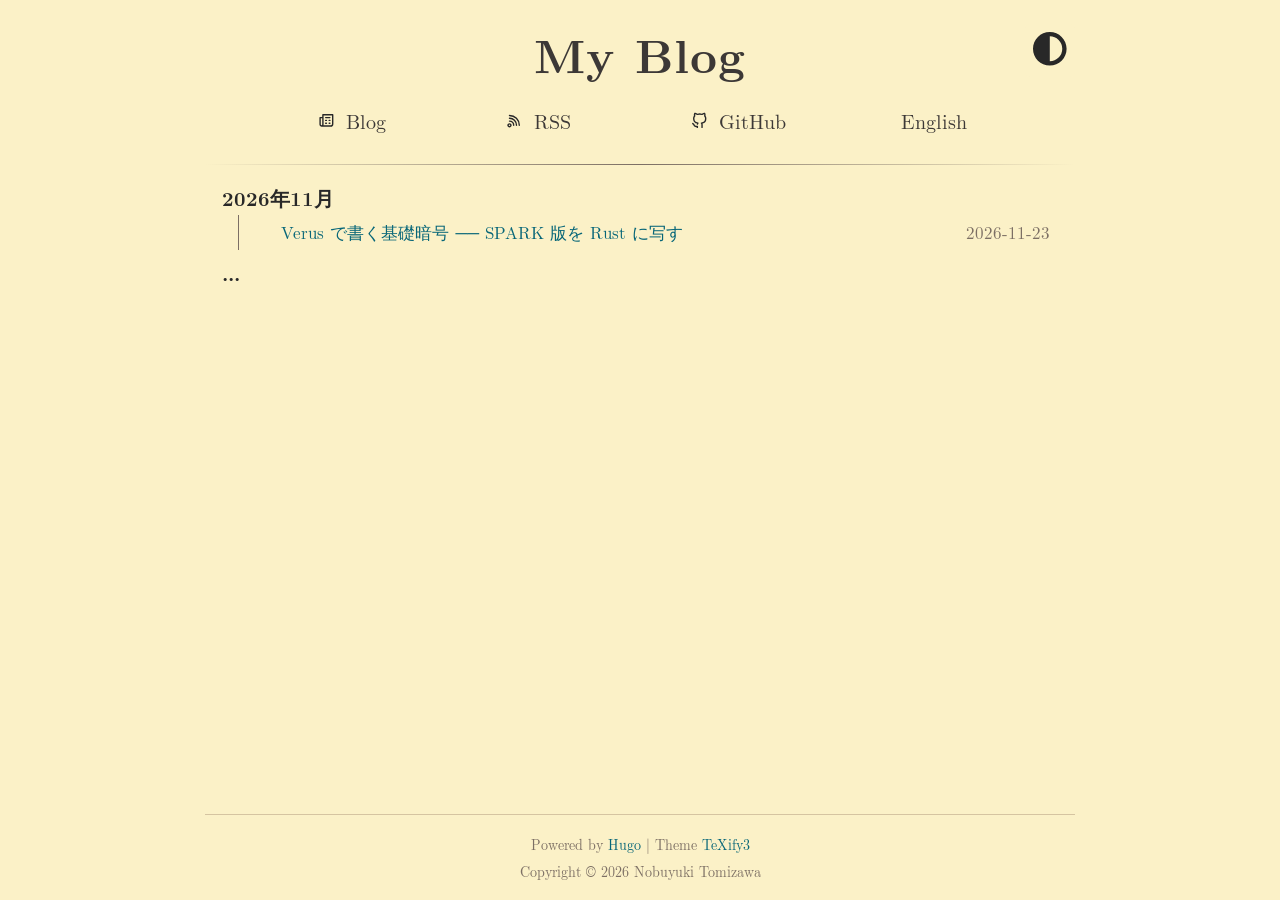
<file: tags/rust/index.html>
<!doctype html><html lang=ja style=font-size:105%><head><meta charset=UTF-8><meta name=viewport content="width=device-width,initial-scale=1"><meta name=author content="Nobuyuki Tomizawa"><meta name=description content="My Blog"><link rel=apple-touch-icon sizes=180x180 href=https://nobuyuki.github.io//images/apple-touch-icon.png><link rel=icon type=image/png sizes=32x32 href=https://nobuyuki.github.io//images/favicon-32x32.png><link rel=icon type=image/png sizes=16x16 href=https://nobuyuki.github.io//images/favicon-16x16.png><meta name=keywords content='hugo latex theme blog texify texify2 texify3 michael neuper'><link rel=stylesheet href=/katex/katex.min.css><script defer defer src=/katex/katex.min.js></script><script defer src=/katex/contrib/auto-render.min.js></script><script>document.addEventListener("DOMContentLoaded",function(){renderMathInElement(document.body,{delimiters:[{left:"$$",right:"$$",display:!0},{left:"$",right:"$",display:!1},{left:"\\(",right:"\\)",display:!1},{left:"\\[",right:"\\]",display:!0}],throwOnError:!1})})</script><meta property="og:url" content="https://nobuyuki.github.io/tags/rust/"><meta property="og:site_name" content="My Blog"><meta property="og:title" content="Rust"><meta property="og:description" content="My Blog"><meta property="og:locale" content="ja"><meta property="og:type" content="website"><link rel=canonical href=https://nobuyuki.github.io/tags/rust/><link rel=alternate type=application/rss+xml href=https://nobuyuki.github.io/tags/rust/index.xml title="My Blog"><meta itemprop=name content="Rust"><meta itemprop=description content="My Blog"><meta itemprop=datePublished content="2026-11-23T00:00:00+00:00"><meta itemprop=dateModified content="2026-11-23T00:00:00+00:00"><link rel=stylesheet href=/css/common.min.0535ea1bd10c220dd0b433245518579f1f17174fc7bffbece54871b9aae1b88f.css integrity="sha256-BTXqG9EMIg3QtDMkVRhXnx8XF0/Hv/vs5UhxuarhuI8=" crossorigin=anonymous><link rel=stylesheet href=/css/content.min.90154405494b216d851cfbd952d65d98b15bacebe13d65e928e30d78a4457f98.css integrity="sha256-kBVEBUlLIW2FHPvZUtZdmLFbrOvhPWXpKOMNeKRFf5g=" crossorigin=anonymous><title>Rust - My Blog</title><meta name=twitter:card content="summary"><meta name=twitter:title content="Rust"><meta name=twitter:description content="My Blog"><link rel=stylesheet href=/css/list.min.4fe2666ede8df111bb84510ced25268bc0528ba415ba5da93fe8ff4bd4e937a9.css integrity="sha256-T+Jmbt6N8RG7hFEM7SUmi8BSi6QVul2pP+j/S9TpN6k=" crossorigin=anonymous></head><body><div id=wrapper><header id=header><h1><a href=https://nobuyuki.github.io/>My Blog</a>
<button id=dark-mode-toggle class=dark-mode-toggle aria-label="Toggle theme">
<svg width="2rem" height="2rem" viewBox="0 0 496 496"><path fill="currentColor" d="M8 256C8 393 119 504 256 504S504 393 504 256 393 8 256 8 8 119 8 256zM256 440V72a184 184 0 010 368z" transform="translate(-8 -8)"/></svg></button></h1><nav><span class=nav-bar-item><span class=icon><svg width="1em" height="1em" viewBox="0 0 24 24"><path d="M17 11H16a1 1 0 000 2h1a1 1 0 000-2zm0 4H16a1 1 0 000 2h1a1 1 0 000-2zM11 9h6a1 1 0 000-2H11a1 1 0 000 2zM21 3H7A1 1 0 006 4V7H3A1 1 0 002 8V18a3 3 0 003 3H18a4 4 0 004-4V4A1 1 0 0021 3zM6 18a1 1 0 01-2 0V9H6zm14-1a2 2 0 01-2 2H7.82A3 3 0 008 18V5H20zm-9-4h1a1 1 0 000-2H11a1 1 0 000 2zm0 4h1a1 1 0 000-2H11a1 1 0 000 2z"/></svg>
</span><a class=link href=/posts/>Blog</a>
</span><span class=nav-bar-item><span class=icon><svg width="1em" height="1em" viewBox="0 0 24 24"><path d="M2.88 16.88a3 3 0 000 4.24 3 3 0 004.24.0 3 3 0 00-4.24-4.24zm2.83 2.83a1 1 0 01-1.42-1.42 1 1 0 011.42.0 1 1 0 010 1.42zM5 12a1 1 0 000 2 5 5 0 015 5 1 1 0 002 0 7 7 0 00-7-7zM5 8a1 1 0 000 2 9 9 0 019 9 1 1 0 002 0 11.08 11.08.0 00-3.22-7.78A11.08 11.08.0 005 8zm10.61.39A15.11 15.11.0 005 4 1 1 0 005 6 13 13 0 0118 19a1 1 0 002 0A15.11 15.11.0 0015.61 8.39z"/></svg>
</span><a class=link href=/index.xml>RSS</a>
</span><span class=nav-bar-item><span class=icon><svg width="1em" height="1em" viewBox="0 0 24 24" data-name="Layer 1"><path d="M10.07031 20.50291a1.00008 1.00008.0 00-1.18115-.9834c-1.30908.24024-2.96191.27637-3.40137-.958a5.70754 5.70754.0 00-1.83691-2.415 1.20073 1.20073.0 01-.1665-.10938 1 1 0 00-.93067-.64551H2.54883a.99965.99965.0 00-1 .99512c-.00391.81543.811 1.33789 1.1416 1.51465a4.4408 4.4408.0 01.92383 1.35937c.36426 1.02344 1.42285 2.57617 4.46582 2.376.001.03516.00195.06836.00244.09863l.00439.26758a1 1 0 002 0l-.00488-.31836C10.07715 21.4951 10.07031 21.22068 10.07031 20.50291zm10.667-15.126c.03174-.125.063-.26367.09034-.41992a6.27792 6.27792.0 00-.40821-3.293 1.002 1.002.0 00-.61572-.58007c-.356-.12012-1.67041-.35645-4.18408 1.25a13.86918 13.86918.0 00-6.354.0C6.76221.751 5.45459.9658 5.10205 1.07908a.99744.99744.0 00-.63135.584 6.3003 6.3003.0 00-.40332 3.35644c.02442.12793.05078.2461.07813.35449A6.26928 6.26928.0 002.89014 9.20311a8.42168 8.42168.0 00.04248.92187c.334 4.60254 3.334 5.98438 5.42431 6.459-.04345.125-.083.25878-.11816.40039a1.00023 1.00023.0 001.94238.47851 1.6784 1.6784.0 01.46778-.87793.99947.99947.0 00-.5459-1.74512c-3.4541-.39453-4.95362-1.80175-5.1792-4.89843a6.61076 6.61076.0 01-.03369-.73828 4.25769 4.25769.0 01.91943-2.71289 3.022 3.022.0 01.1958-.23145.99988.99988.0 00.188-1.02441A3.3876 3.3876.0 016.0381 4.6787 4.09356 4.09356.0 016.1167 3.06346a7.54263 7.54263.0 012.415 1.17968 1.00877 1.00877.0 00.82764.13282 11.77716 11.77716.0 016.17285.001 1.00549 1.00549.0 00.83056-.13769 7.572 7.572.0 012.40528-1.19043 4.03977 4.03977.0 01.0874 1.57812 3.205 3.205.0 01-.16895.60743.9999.9999.0 00.188 1.02441c.07715.08691.1543.18066.22363.26855A4.12186 4.12186.0 0120 9.20311a7.03888 7.03888.0 01-.0376.77734c-.22021 3.05566-1.72558 4.46387-5.1958 4.85937a1 1 0 00-.54541 1.7461 1.63079 1.63079.0 01.46631.9082 3.06079 3.06079.0 01.09229.81934v2.334C14.77 21.2949 14.77 21.78025 14.77 22.00291a1 1 0 102 0c0-.2168.0-.69238.00977-1.33984V18.31346a4.8815 4.8815.0 00-.15479-1.31153 4.25638 4.25638.0 00-.11621-.416 6.51258 6.51258.0 005.44531-6.42383A8.69677 8.69677.0 0022 9.20311 6.13062 6.13062.0 0020.7373 5.37693z"/></svg>
</span><a class=link href=https://github.com/nobuyuki>GitHub</a>
</span><span class=nav-bar-item><a class=link href=/en/ hreflang=en lang=en>English</a></span></nav></header><hr class=head-rule></hr><main id=main class=archive><div class=post-group><h3>2026年11月</h3><ul><li><a class=post-link href=/posts/foundational-crypto-in-verus/><span>Verus で書く基礎暗号 ── SPARK 版を Rust に写す</span>
<time>2026-11-23</time></a></li></ul></div><div class=post-group><h3>...</h3></div></main><footer id=footer><div><span>Powered by <a class=link href=https://gohugo.io target=_blank rel=noopener>Hugo</a> |
Theme <a class=link href=https://github.com/michaelneuper/hugo-texify3 target=_blank rel=noopener>TeXify3</a></span></div><div><span>Copyright © 2026 Nobuyuki Tomizawa</span></div></footer></div><script src=https://nobuyuki.github.io/js/script.js defer></script><link media=screen rel=stylesheet href=https://nobuyuki.github.io/css/custom.css></body></html>
</file>
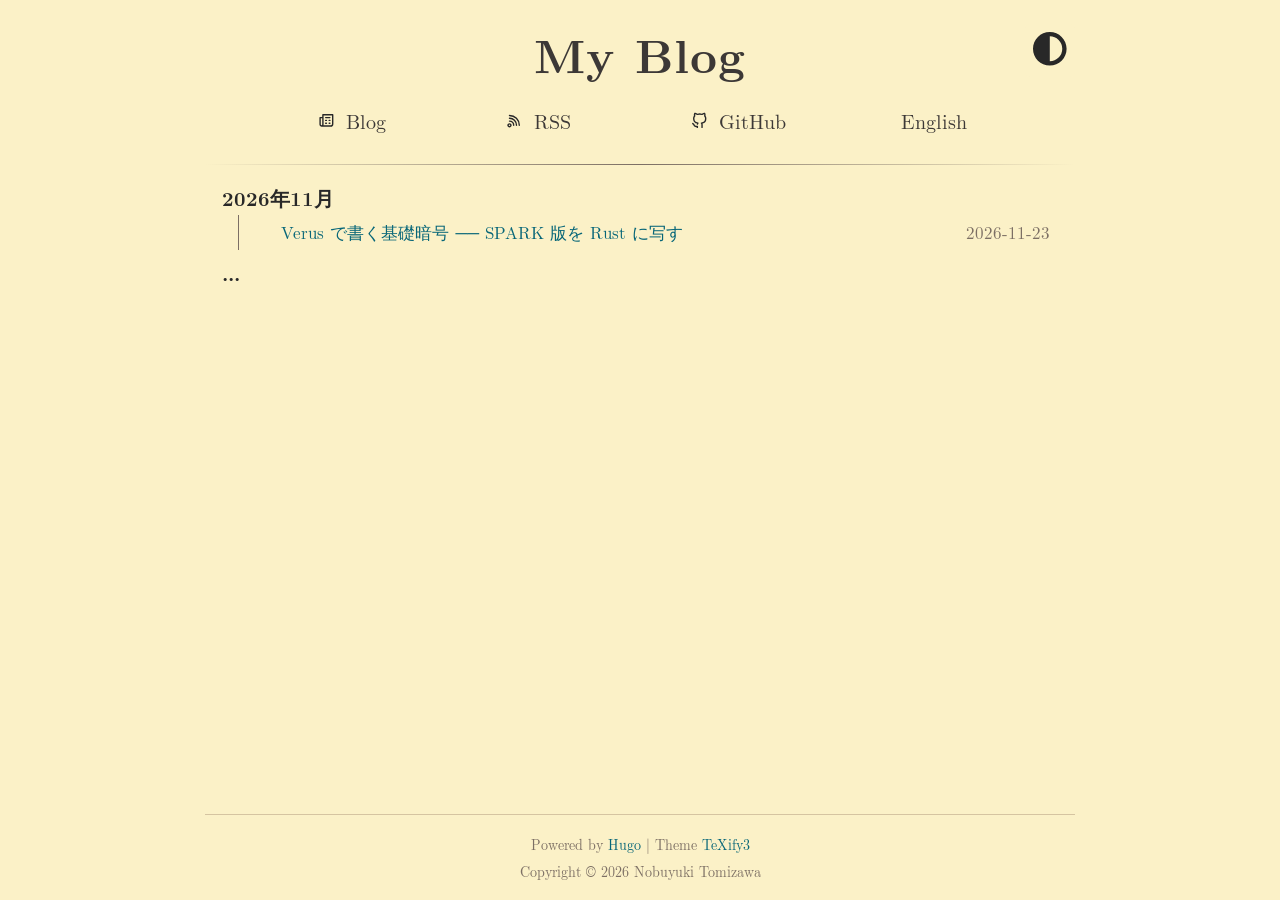
<file: tags/verus/index.html>
<!doctype html><html lang=ja style=font-size:105%><head><meta charset=UTF-8><meta name=viewport content="width=device-width,initial-scale=1"><meta name=author content="Nobuyuki Tomizawa"><meta name=description content="My Blog"><link rel=apple-touch-icon sizes=180x180 href=https://nobuyuki.github.io//images/apple-touch-icon.png><link rel=icon type=image/png sizes=32x32 href=https://nobuyuki.github.io//images/favicon-32x32.png><link rel=icon type=image/png sizes=16x16 href=https://nobuyuki.github.io//images/favicon-16x16.png><meta name=keywords content='hugo latex theme blog texify texify2 texify3 michael neuper'><link rel=stylesheet href=/katex/katex.min.css><script defer defer src=/katex/katex.min.js></script><script defer src=/katex/contrib/auto-render.min.js></script><script>document.addEventListener("DOMContentLoaded",function(){renderMathInElement(document.body,{delimiters:[{left:"$$",right:"$$",display:!0},{left:"$",right:"$",display:!1},{left:"\\(",right:"\\)",display:!1},{left:"\\[",right:"\\]",display:!0}],throwOnError:!1})})</script><meta property="og:url" content="https://nobuyuki.github.io/tags/verus/"><meta property="og:site_name" content="My Blog"><meta property="og:title" content="Verus"><meta property="og:description" content="My Blog"><meta property="og:locale" content="ja"><meta property="og:type" content="website"><link rel=canonical href=https://nobuyuki.github.io/tags/verus/><link rel=alternate type=application/rss+xml href=https://nobuyuki.github.io/tags/verus/index.xml title="My Blog"><meta itemprop=name content="Verus"><meta itemprop=description content="My Blog"><meta itemprop=datePublished content="2026-11-23T00:00:00+00:00"><meta itemprop=dateModified content="2026-11-23T00:00:00+00:00"><link rel=stylesheet href=/css/common.min.0535ea1bd10c220dd0b433245518579f1f17174fc7bffbece54871b9aae1b88f.css integrity="sha256-BTXqG9EMIg3QtDMkVRhXnx8XF0/Hv/vs5UhxuarhuI8=" crossorigin=anonymous><link rel=stylesheet href=/css/content.min.90154405494b216d851cfbd952d65d98b15bacebe13d65e928e30d78a4457f98.css integrity="sha256-kBVEBUlLIW2FHPvZUtZdmLFbrOvhPWXpKOMNeKRFf5g=" crossorigin=anonymous><title>Verus - My Blog</title><meta name=twitter:card content="summary"><meta name=twitter:title content="Verus"><meta name=twitter:description content="My Blog"><link rel=stylesheet href=/css/list.min.4fe2666ede8df111bb84510ced25268bc0528ba415ba5da93fe8ff4bd4e937a9.css integrity="sha256-T+Jmbt6N8RG7hFEM7SUmi8BSi6QVul2pP+j/S9TpN6k=" crossorigin=anonymous></head><body><div id=wrapper><header id=header><h1><a href=https://nobuyuki.github.io/>My Blog</a>
<button id=dark-mode-toggle class=dark-mode-toggle aria-label="Toggle theme">
<svg width="2rem" height="2rem" viewBox="0 0 496 496"><path fill="currentColor" d="M8 256C8 393 119 504 256 504S504 393 504 256 393 8 256 8 8 119 8 256zM256 440V72a184 184 0 010 368z" transform="translate(-8 -8)"/></svg></button></h1><nav><span class=nav-bar-item><span class=icon><svg width="1em" height="1em" viewBox="0 0 24 24"><path d="M17 11H16a1 1 0 000 2h1a1 1 0 000-2zm0 4H16a1 1 0 000 2h1a1 1 0 000-2zM11 9h6a1 1 0 000-2H11a1 1 0 000 2zM21 3H7A1 1 0 006 4V7H3A1 1 0 002 8V18a3 3 0 003 3H18a4 4 0 004-4V4A1 1 0 0021 3zM6 18a1 1 0 01-2 0V9H6zm14-1a2 2 0 01-2 2H7.82A3 3 0 008 18V5H20zm-9-4h1a1 1 0 000-2H11a1 1 0 000 2zm0 4h1a1 1 0 000-2H11a1 1 0 000 2z"/></svg>
</span><a class=link href=/posts/>Blog</a>
</span><span class=nav-bar-item><span class=icon><svg width="1em" height="1em" viewBox="0 0 24 24"><path d="M2.88 16.88a3 3 0 000 4.24 3 3 0 004.24.0 3 3 0 00-4.24-4.24zm2.83 2.83a1 1 0 01-1.42-1.42 1 1 0 011.42.0 1 1 0 010 1.42zM5 12a1 1 0 000 2 5 5 0 015 5 1 1 0 002 0 7 7 0 00-7-7zM5 8a1 1 0 000 2 9 9 0 019 9 1 1 0 002 0 11.08 11.08.0 00-3.22-7.78A11.08 11.08.0 005 8zm10.61.39A15.11 15.11.0 005 4 1 1 0 005 6 13 13 0 0118 19a1 1 0 002 0A15.11 15.11.0 0015.61 8.39z"/></svg>
</span><a class=link href=/index.xml>RSS</a>
</span><span class=nav-bar-item><span class=icon><svg width="1em" height="1em" viewBox="0 0 24 24" data-name="Layer 1"><path d="M10.07031 20.50291a1.00008 1.00008.0 00-1.18115-.9834c-1.30908.24024-2.96191.27637-3.40137-.958a5.70754 5.70754.0 00-1.83691-2.415 1.20073 1.20073.0 01-.1665-.10938 1 1 0 00-.93067-.64551H2.54883a.99965.99965.0 00-1 .99512c-.00391.81543.811 1.33789 1.1416 1.51465a4.4408 4.4408.0 01.92383 1.35937c.36426 1.02344 1.42285 2.57617 4.46582 2.376.001.03516.00195.06836.00244.09863l.00439.26758a1 1 0 002 0l-.00488-.31836C10.07715 21.4951 10.07031 21.22068 10.07031 20.50291zm10.667-15.126c.03174-.125.063-.26367.09034-.41992a6.27792 6.27792.0 00-.40821-3.293 1.002 1.002.0 00-.61572-.58007c-.356-.12012-1.67041-.35645-4.18408 1.25a13.86918 13.86918.0 00-6.354.0C6.76221.751 5.45459.9658 5.10205 1.07908a.99744.99744.0 00-.63135.584 6.3003 6.3003.0 00-.40332 3.35644c.02442.12793.05078.2461.07813.35449A6.26928 6.26928.0 002.89014 9.20311a8.42168 8.42168.0 00.04248.92187c.334 4.60254 3.334 5.98438 5.42431 6.459-.04345.125-.083.25878-.11816.40039a1.00023 1.00023.0 001.94238.47851 1.6784 1.6784.0 01.46778-.87793.99947.99947.0 00-.5459-1.74512c-3.4541-.39453-4.95362-1.80175-5.1792-4.89843a6.61076 6.61076.0 01-.03369-.73828 4.25769 4.25769.0 01.91943-2.71289 3.022 3.022.0 01.1958-.23145.99988.99988.0 00.188-1.02441A3.3876 3.3876.0 016.0381 4.6787 4.09356 4.09356.0 016.1167 3.06346a7.54263 7.54263.0 012.415 1.17968 1.00877 1.00877.0 00.82764.13282 11.77716 11.77716.0 016.17285.001 1.00549 1.00549.0 00.83056-.13769 7.572 7.572.0 012.40528-1.19043 4.03977 4.03977.0 01.0874 1.57812 3.205 3.205.0 01-.16895.60743.9999.9999.0 00.188 1.02441c.07715.08691.1543.18066.22363.26855A4.12186 4.12186.0 0120 9.20311a7.03888 7.03888.0 01-.0376.77734c-.22021 3.05566-1.72558 4.46387-5.1958 4.85937a1 1 0 00-.54541 1.7461 1.63079 1.63079.0 01.46631.9082 3.06079 3.06079.0 01.09229.81934v2.334C14.77 21.2949 14.77 21.78025 14.77 22.00291a1 1 0 102 0c0-.2168.0-.69238.00977-1.33984V18.31346a4.8815 4.8815.0 00-.15479-1.31153 4.25638 4.25638.0 00-.11621-.416 6.51258 6.51258.0 005.44531-6.42383A8.69677 8.69677.0 0022 9.20311 6.13062 6.13062.0 0020.7373 5.37693z"/></svg>
</span><a class=link href=https://github.com/nobuyuki>GitHub</a>
</span><span class=nav-bar-item><a class=link href=/en/ hreflang=en lang=en>English</a></span></nav></header><hr class=head-rule></hr><main id=main class=archive><div class=post-group><h3>2026年11月</h3><ul><li><a class=post-link href=/posts/foundational-crypto-in-verus/><span>Verus で書く基礎暗号 ── SPARK 版を Rust に写す</span>
<time>2026-11-23</time></a></li></ul></div><div class=post-group><h3>...</h3></div></main><footer id=footer><div><span>Powered by <a class=link href=https://gohugo.io target=_blank rel=noopener>Hugo</a> |
Theme <a class=link href=https://github.com/michaelneuper/hugo-texify3 target=_blank rel=noopener>TeXify3</a></span></div><div><span>Copyright © 2026 Nobuyuki Tomizawa</span></div></footer></div><script src=https://nobuyuki.github.io/js/script.js defer></script><link media=screen rel=stylesheet href=https://nobuyuki.github.io/css/custom.css></body></html>
</file>
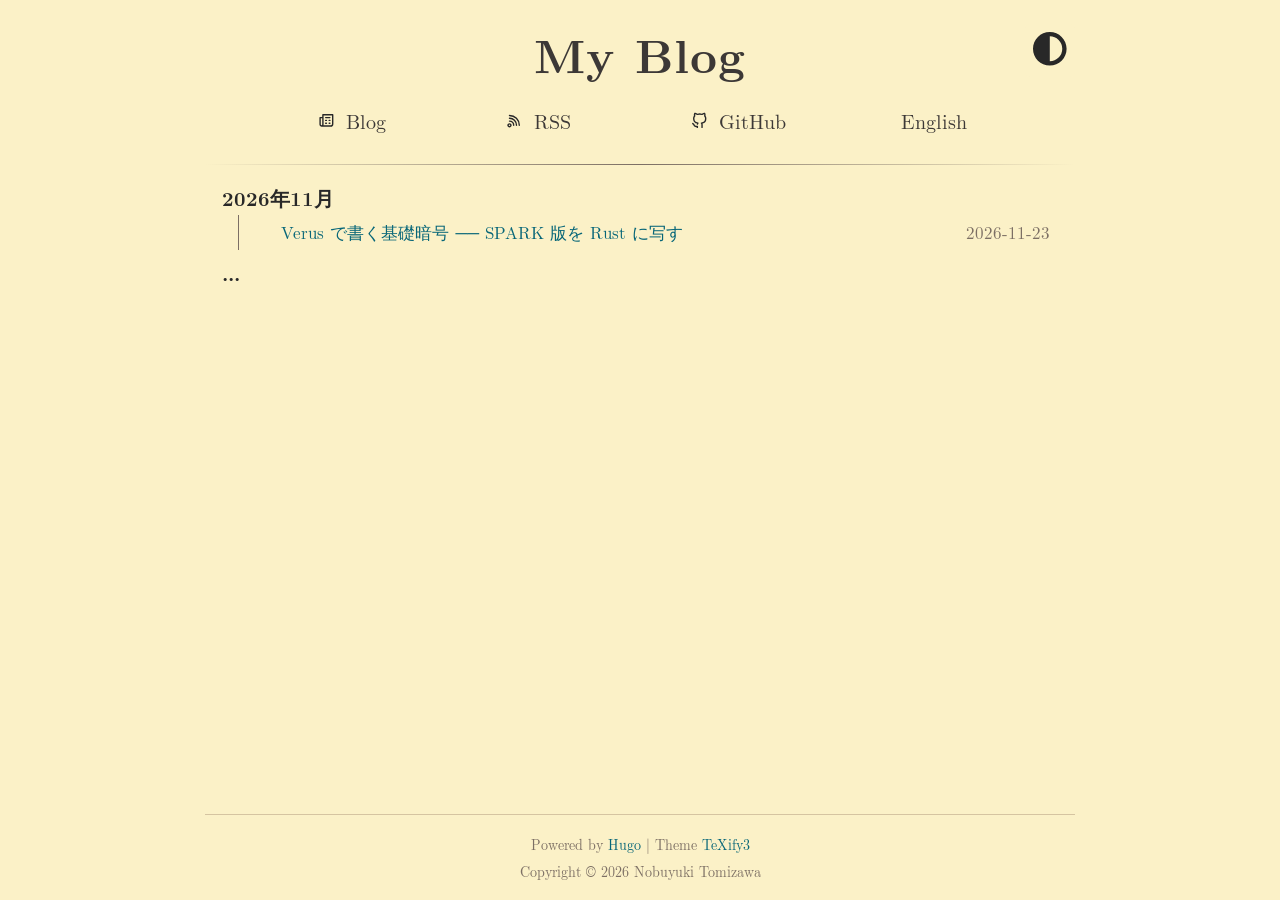
<file: tags/形式検証/index.html>
<!doctype html><html lang=ja style=font-size:105%><head><meta charset=UTF-8><meta name=viewport content="width=device-width,initial-scale=1"><meta name=author content="Nobuyuki Tomizawa"><meta name=description content="My Blog"><link rel=apple-touch-icon sizes=180x180 href=https://nobuyuki.github.io//images/apple-touch-icon.png><link rel=icon type=image/png sizes=32x32 href=https://nobuyuki.github.io//images/favicon-32x32.png><link rel=icon type=image/png sizes=16x16 href=https://nobuyuki.github.io//images/favicon-16x16.png><meta name=keywords content='hugo latex theme blog texify texify2 texify3 michael neuper'><link rel=stylesheet href=/katex/katex.min.css><script defer defer src=/katex/katex.min.js></script><script defer src=/katex/contrib/auto-render.min.js></script><script>document.addEventListener("DOMContentLoaded",function(){renderMathInElement(document.body,{delimiters:[{left:"$$",right:"$$",display:!0},{left:"$",right:"$",display:!1},{left:"\\(",right:"\\)",display:!1},{left:"\\[",right:"\\]",display:!0}],throwOnError:!1})})</script><meta property="og:url" content="https://nobuyuki.github.io/tags/%E5%BD%A2%E5%BC%8F%E6%A4%9C%E8%A8%BC/"><meta property="og:site_name" content="My Blog"><meta property="og:title" content="形式検証"><meta property="og:description" content="My Blog"><meta property="og:locale" content="ja"><meta property="og:type" content="website"><link rel=canonical href=https://nobuyuki.github.io/tags/%E5%BD%A2%E5%BC%8F%E6%A4%9C%E8%A8%BC/><link rel=alternate type=application/rss+xml href=https://nobuyuki.github.io/tags/%E5%BD%A2%E5%BC%8F%E6%A4%9C%E8%A8%BC/index.xml title="My Blog"><meta itemprop=name content="形式検証"><meta itemprop=description content="My Blog"><meta itemprop=datePublished content="2026-11-23T00:00:00+00:00"><meta itemprop=dateModified content="2026-11-23T00:00:00+00:00"><link rel=stylesheet href=/css/common.min.0535ea1bd10c220dd0b433245518579f1f17174fc7bffbece54871b9aae1b88f.css integrity="sha256-BTXqG9EMIg3QtDMkVRhXnx8XF0/Hv/vs5UhxuarhuI8=" crossorigin=anonymous><link rel=stylesheet href=/css/content.min.90154405494b216d851cfbd952d65d98b15bacebe13d65e928e30d78a4457f98.css integrity="sha256-kBVEBUlLIW2FHPvZUtZdmLFbrOvhPWXpKOMNeKRFf5g=" crossorigin=anonymous><title>形式検証 - My Blog</title><meta name=twitter:card content="summary"><meta name=twitter:title content="形式検証"><meta name=twitter:description content="My Blog"><link rel=stylesheet href=/css/list.min.4fe2666ede8df111bb84510ced25268bc0528ba415ba5da93fe8ff4bd4e937a9.css integrity="sha256-T+Jmbt6N8RG7hFEM7SUmi8BSi6QVul2pP+j/S9TpN6k=" crossorigin=anonymous></head><body><div id=wrapper><header id=header><h1><a href=https://nobuyuki.github.io/>My Blog</a>
<button id=dark-mode-toggle class=dark-mode-toggle aria-label="Toggle theme">
<svg width="2rem" height="2rem" viewBox="0 0 496 496"><path fill="currentColor" d="M8 256C8 393 119 504 256 504S504 393 504 256 393 8 256 8 8 119 8 256zM256 440V72a184 184 0 010 368z" transform="translate(-8 -8)"/></svg></button></h1><nav><span class=nav-bar-item><span class=icon><svg width="1em" height="1em" viewBox="0 0 24 24"><path d="M17 11H16a1 1 0 000 2h1a1 1 0 000-2zm0 4H16a1 1 0 000 2h1a1 1 0 000-2zM11 9h6a1 1 0 000-2H11a1 1 0 000 2zM21 3H7A1 1 0 006 4V7H3A1 1 0 002 8V18a3 3 0 003 3H18a4 4 0 004-4V4A1 1 0 0021 3zM6 18a1 1 0 01-2 0V9H6zm14-1a2 2 0 01-2 2H7.82A3 3 0 008 18V5H20zm-9-4h1a1 1 0 000-2H11a1 1 0 000 2zm0 4h1a1 1 0 000-2H11a1 1 0 000 2z"/></svg>
</span><a class=link href=/posts/>Blog</a>
</span><span class=nav-bar-item><span class=icon><svg width="1em" height="1em" viewBox="0 0 24 24"><path d="M2.88 16.88a3 3 0 000 4.24 3 3 0 004.24.0 3 3 0 00-4.24-4.24zm2.83 2.83a1 1 0 01-1.42-1.42 1 1 0 011.42.0 1 1 0 010 1.42zM5 12a1 1 0 000 2 5 5 0 015 5 1 1 0 002 0 7 7 0 00-7-7zM5 8a1 1 0 000 2 9 9 0 019 9 1 1 0 002 0 11.08 11.08.0 00-3.22-7.78A11.08 11.08.0 005 8zm10.61.39A15.11 15.11.0 005 4 1 1 0 005 6 13 13 0 0118 19a1 1 0 002 0A15.11 15.11.0 0015.61 8.39z"/></svg>
</span><a class=link href=/index.xml>RSS</a>
</span><span class=nav-bar-item><span class=icon><svg width="1em" height="1em" viewBox="0 0 24 24" data-name="Layer 1"><path d="M10.07031 20.50291a1.00008 1.00008.0 00-1.18115-.9834c-1.30908.24024-2.96191.27637-3.40137-.958a5.70754 5.70754.0 00-1.83691-2.415 1.20073 1.20073.0 01-.1665-.10938 1 1 0 00-.93067-.64551H2.54883a.99965.99965.0 00-1 .99512c-.00391.81543.811 1.33789 1.1416 1.51465a4.4408 4.4408.0 01.92383 1.35937c.36426 1.02344 1.42285 2.57617 4.46582 2.376.001.03516.00195.06836.00244.09863l.00439.26758a1 1 0 002 0l-.00488-.31836C10.07715 21.4951 10.07031 21.22068 10.07031 20.50291zm10.667-15.126c.03174-.125.063-.26367.09034-.41992a6.27792 6.27792.0 00-.40821-3.293 1.002 1.002.0 00-.61572-.58007c-.356-.12012-1.67041-.35645-4.18408 1.25a13.86918 13.86918.0 00-6.354.0C6.76221.751 5.45459.9658 5.10205 1.07908a.99744.99744.0 00-.63135.584 6.3003 6.3003.0 00-.40332 3.35644c.02442.12793.05078.2461.07813.35449A6.26928 6.26928.0 002.89014 9.20311a8.42168 8.42168.0 00.04248.92187c.334 4.60254 3.334 5.98438 5.42431 6.459-.04345.125-.083.25878-.11816.40039a1.00023 1.00023.0 001.94238.47851 1.6784 1.6784.0 01.46778-.87793.99947.99947.0 00-.5459-1.74512c-3.4541-.39453-4.95362-1.80175-5.1792-4.89843a6.61076 6.61076.0 01-.03369-.73828 4.25769 4.25769.0 01.91943-2.71289 3.022 3.022.0 01.1958-.23145.99988.99988.0 00.188-1.02441A3.3876 3.3876.0 016.0381 4.6787 4.09356 4.09356.0 016.1167 3.06346a7.54263 7.54263.0 012.415 1.17968 1.00877 1.00877.0 00.82764.13282 11.77716 11.77716.0 016.17285.001 1.00549 1.00549.0 00.83056-.13769 7.572 7.572.0 012.40528-1.19043 4.03977 4.03977.0 01.0874 1.57812 3.205 3.205.0 01-.16895.60743.9999.9999.0 00.188 1.02441c.07715.08691.1543.18066.22363.26855A4.12186 4.12186.0 0120 9.20311a7.03888 7.03888.0 01-.0376.77734c-.22021 3.05566-1.72558 4.46387-5.1958 4.85937a1 1 0 00-.54541 1.7461 1.63079 1.63079.0 01.46631.9082 3.06079 3.06079.0 01.09229.81934v2.334C14.77 21.2949 14.77 21.78025 14.77 22.00291a1 1 0 102 0c0-.2168.0-.69238.00977-1.33984V18.31346a4.8815 4.8815.0 00-.15479-1.31153 4.25638 4.25638.0 00-.11621-.416 6.51258 6.51258.0 005.44531-6.42383A8.69677 8.69677.0 0022 9.20311 6.13062 6.13062.0 0020.7373 5.37693z"/></svg>
</span><a class=link href=https://github.com/nobuyuki>GitHub</a>
</span><span class=nav-bar-item><a class=link href=/en/ hreflang=en lang=en>English</a></span></nav></header><hr class=head-rule></hr><main id=main class=archive><div class=post-group><h3>2026年11月</h3><ul><li><a class=post-link href=/posts/foundational-crypto-in-verus/><span>Verus で書く基礎暗号 ── SPARK 版を Rust に写す</span>
<time>2026-11-23</time></a></li></ul></div><div class=post-group><h3>...</h3></div></main><footer id=footer><div><span>Powered by <a class=link href=https://gohugo.io target=_blank rel=noopener>Hugo</a> |
Theme <a class=link href=https://github.com/michaelneuper/hugo-texify3 target=_blank rel=noopener>TeXify3</a></span></div><div><span>Copyright © 2026 Nobuyuki Tomizawa</span></div></footer></div><script src=https://nobuyuki.github.io/js/script.js defer></script><link media=screen rel=stylesheet href=https://nobuyuki.github.io/css/custom.css></body></html>
</file>
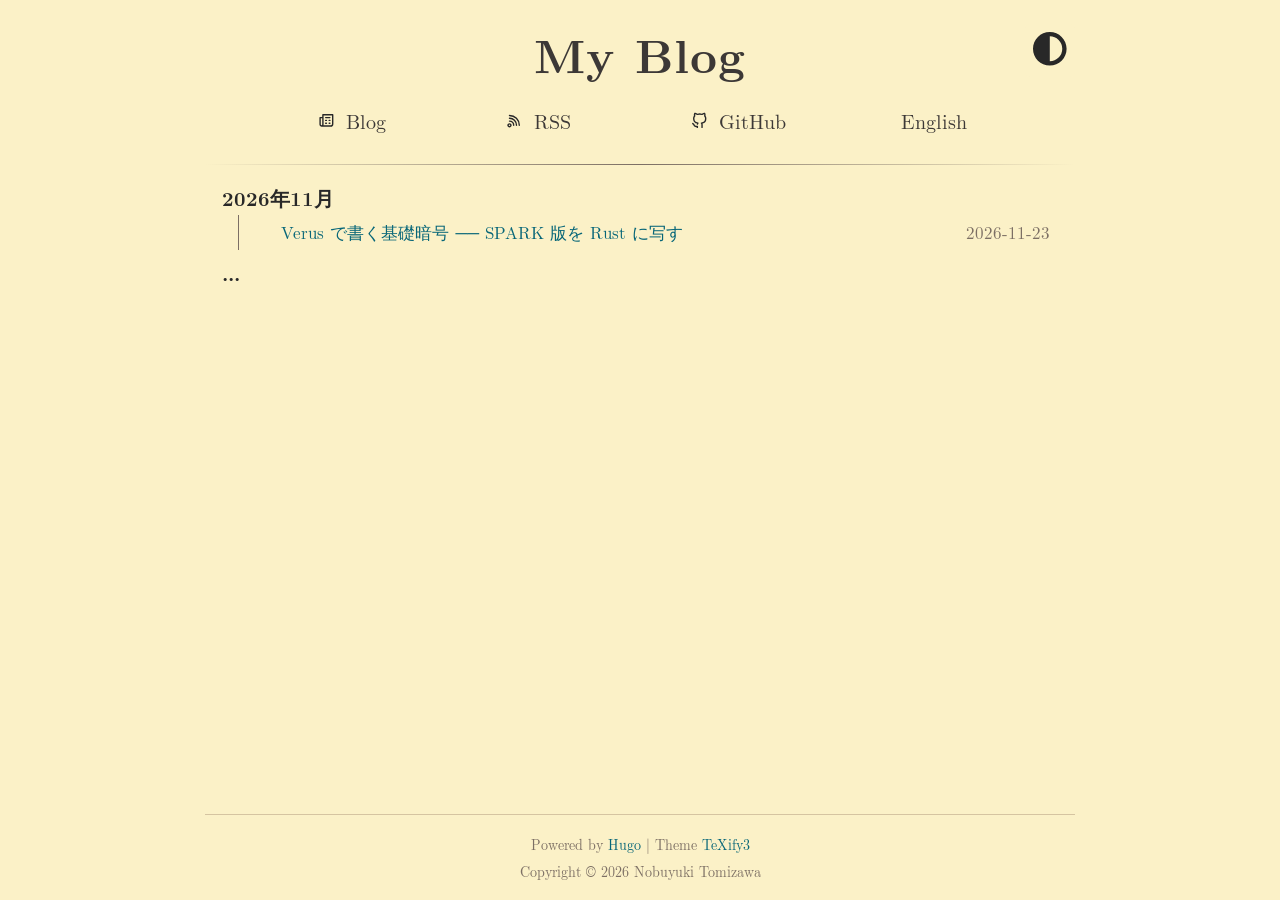
<file: tags/暗号/index.html>
<!doctype html><html lang=ja style=font-size:105%><head><meta charset=UTF-8><meta name=viewport content="width=device-width,initial-scale=1"><meta name=author content="Nobuyuki Tomizawa"><meta name=description content="My Blog"><link rel=apple-touch-icon sizes=180x180 href=https://nobuyuki.github.io//images/apple-touch-icon.png><link rel=icon type=image/png sizes=32x32 href=https://nobuyuki.github.io//images/favicon-32x32.png><link rel=icon type=image/png sizes=16x16 href=https://nobuyuki.github.io//images/favicon-16x16.png><meta name=keywords content='hugo latex theme blog texify texify2 texify3 michael neuper'><link rel=stylesheet href=/katex/katex.min.css><script defer defer src=/katex/katex.min.js></script><script defer src=/katex/contrib/auto-render.min.js></script><script>document.addEventListener("DOMContentLoaded",function(){renderMathInElement(document.body,{delimiters:[{left:"$$",right:"$$",display:!0},{left:"$",right:"$",display:!1},{left:"\\(",right:"\\)",display:!1},{left:"\\[",right:"\\]",display:!0}],throwOnError:!1})})</script><meta property="og:url" content="https://nobuyuki.github.io/tags/%E6%9A%97%E5%8F%B7/"><meta property="og:site_name" content="My Blog"><meta property="og:title" content="暗号"><meta property="og:description" content="My Blog"><meta property="og:locale" content="ja"><meta property="og:type" content="website"><link rel=canonical href=https://nobuyuki.github.io/tags/%E6%9A%97%E5%8F%B7/><link rel=alternate type=application/rss+xml href=https://nobuyuki.github.io/tags/%E6%9A%97%E5%8F%B7/index.xml title="My Blog"><meta itemprop=name content="暗号"><meta itemprop=description content="My Blog"><meta itemprop=datePublished content="2026-11-23T00:00:00+00:00"><meta itemprop=dateModified content="2026-11-23T00:00:00+00:00"><link rel=stylesheet href=/css/common.min.0535ea1bd10c220dd0b433245518579f1f17174fc7bffbece54871b9aae1b88f.css integrity="sha256-BTXqG9EMIg3QtDMkVRhXnx8XF0/Hv/vs5UhxuarhuI8=" crossorigin=anonymous><link rel=stylesheet href=/css/content.min.90154405494b216d851cfbd952d65d98b15bacebe13d65e928e30d78a4457f98.css integrity="sha256-kBVEBUlLIW2FHPvZUtZdmLFbrOvhPWXpKOMNeKRFf5g=" crossorigin=anonymous><title>暗号 - My Blog</title><meta name=twitter:card content="summary"><meta name=twitter:title content="暗号"><meta name=twitter:description content="My Blog"><link rel=stylesheet href=/css/list.min.4fe2666ede8df111bb84510ced25268bc0528ba415ba5da93fe8ff4bd4e937a9.css integrity="sha256-T+Jmbt6N8RG7hFEM7SUmi8BSi6QVul2pP+j/S9TpN6k=" crossorigin=anonymous></head><body><div id=wrapper><header id=header><h1><a href=https://nobuyuki.github.io/>My Blog</a>
<button id=dark-mode-toggle class=dark-mode-toggle aria-label="Toggle theme">
<svg width="2rem" height="2rem" viewBox="0 0 496 496"><path fill="currentColor" d="M8 256C8 393 119 504 256 504S504 393 504 256 393 8 256 8 8 119 8 256zM256 440V72a184 184 0 010 368z" transform="translate(-8 -8)"/></svg></button></h1><nav><span class=nav-bar-item><span class=icon><svg width="1em" height="1em" viewBox="0 0 24 24"><path d="M17 11H16a1 1 0 000 2h1a1 1 0 000-2zm0 4H16a1 1 0 000 2h1a1 1 0 000-2zM11 9h6a1 1 0 000-2H11a1 1 0 000 2zM21 3H7A1 1 0 006 4V7H3A1 1 0 002 8V18a3 3 0 003 3H18a4 4 0 004-4V4A1 1 0 0021 3zM6 18a1 1 0 01-2 0V9H6zm14-1a2 2 0 01-2 2H7.82A3 3 0 008 18V5H20zm-9-4h1a1 1 0 000-2H11a1 1 0 000 2zm0 4h1a1 1 0 000-2H11a1 1 0 000 2z"/></svg>
</span><a class=link href=/posts/>Blog</a>
</span><span class=nav-bar-item><span class=icon><svg width="1em" height="1em" viewBox="0 0 24 24"><path d="M2.88 16.88a3 3 0 000 4.24 3 3 0 004.24.0 3 3 0 00-4.24-4.24zm2.83 2.83a1 1 0 01-1.42-1.42 1 1 0 011.42.0 1 1 0 010 1.42zM5 12a1 1 0 000 2 5 5 0 015 5 1 1 0 002 0 7 7 0 00-7-7zM5 8a1 1 0 000 2 9 9 0 019 9 1 1 0 002 0 11.08 11.08.0 00-3.22-7.78A11.08 11.08.0 005 8zm10.61.39A15.11 15.11.0 005 4 1 1 0 005 6 13 13 0 0118 19a1 1 0 002 0A15.11 15.11.0 0015.61 8.39z"/></svg>
</span><a class=link href=/index.xml>RSS</a>
</span><span class=nav-bar-item><span class=icon><svg width="1em" height="1em" viewBox="0 0 24 24" data-name="Layer 1"><path d="M10.07031 20.50291a1.00008 1.00008.0 00-1.18115-.9834c-1.30908.24024-2.96191.27637-3.40137-.958a5.70754 5.70754.0 00-1.83691-2.415 1.20073 1.20073.0 01-.1665-.10938 1 1 0 00-.93067-.64551H2.54883a.99965.99965.0 00-1 .99512c-.00391.81543.811 1.33789 1.1416 1.51465a4.4408 4.4408.0 01.92383 1.35937c.36426 1.02344 1.42285 2.57617 4.46582 2.376.001.03516.00195.06836.00244.09863l.00439.26758a1 1 0 002 0l-.00488-.31836C10.07715 21.4951 10.07031 21.22068 10.07031 20.50291zm10.667-15.126c.03174-.125.063-.26367.09034-.41992a6.27792 6.27792.0 00-.40821-3.293 1.002 1.002.0 00-.61572-.58007c-.356-.12012-1.67041-.35645-4.18408 1.25a13.86918 13.86918.0 00-6.354.0C6.76221.751 5.45459.9658 5.10205 1.07908a.99744.99744.0 00-.63135.584 6.3003 6.3003.0 00-.40332 3.35644c.02442.12793.05078.2461.07813.35449A6.26928 6.26928.0 002.89014 9.20311a8.42168 8.42168.0 00.04248.92187c.334 4.60254 3.334 5.98438 5.42431 6.459-.04345.125-.083.25878-.11816.40039a1.00023 1.00023.0 001.94238.47851 1.6784 1.6784.0 01.46778-.87793.99947.99947.0 00-.5459-1.74512c-3.4541-.39453-4.95362-1.80175-5.1792-4.89843a6.61076 6.61076.0 01-.03369-.73828 4.25769 4.25769.0 01.91943-2.71289 3.022 3.022.0 01.1958-.23145.99988.99988.0 00.188-1.02441A3.3876 3.3876.0 016.0381 4.6787 4.09356 4.09356.0 016.1167 3.06346a7.54263 7.54263.0 012.415 1.17968 1.00877 1.00877.0 00.82764.13282 11.77716 11.77716.0 016.17285.001 1.00549 1.00549.0 00.83056-.13769 7.572 7.572.0 012.40528-1.19043 4.03977 4.03977.0 01.0874 1.57812 3.205 3.205.0 01-.16895.60743.9999.9999.0 00.188 1.02441c.07715.08691.1543.18066.22363.26855A4.12186 4.12186.0 0120 9.20311a7.03888 7.03888.0 01-.0376.77734c-.22021 3.05566-1.72558 4.46387-5.1958 4.85937a1 1 0 00-.54541 1.7461 1.63079 1.63079.0 01.46631.9082 3.06079 3.06079.0 01.09229.81934v2.334C14.77 21.2949 14.77 21.78025 14.77 22.00291a1 1 0 102 0c0-.2168.0-.69238.00977-1.33984V18.31346a4.8815 4.8815.0 00-.15479-1.31153 4.25638 4.25638.0 00-.11621-.416 6.51258 6.51258.0 005.44531-6.42383A8.69677 8.69677.0 0022 9.20311 6.13062 6.13062.0 0020.7373 5.37693z"/></svg>
</span><a class=link href=https://github.com/nobuyuki>GitHub</a>
</span><span class=nav-bar-item><a class=link href=/en/ hreflang=en lang=en>English</a></span></nav></header><hr class=head-rule></hr><main id=main class=archive><div class=post-group><h3>2026年11月</h3><ul><li><a class=post-link href=/posts/foundational-crypto-in-verus/><span>Verus で書く基礎暗号 ── SPARK 版を Rust に写す</span>
<time>2026-11-23</time></a></li></ul></div><div class=post-group><h3>...</h3></div></main><footer id=footer><div><span>Powered by <a class=link href=https://gohugo.io target=_blank rel=noopener>Hugo</a> |
Theme <a class=link href=https://github.com/michaelneuper/hugo-texify3 target=_blank rel=noopener>TeXify3</a></span></div><div><span>Copyright © 2026 Nobuyuki Tomizawa</span></div></footer></div><script src=https://nobuyuki.github.io/js/script.js defer></script><link media=screen rel=stylesheet href=https://nobuyuki.github.io/css/custom.css></body></html>
</file>
